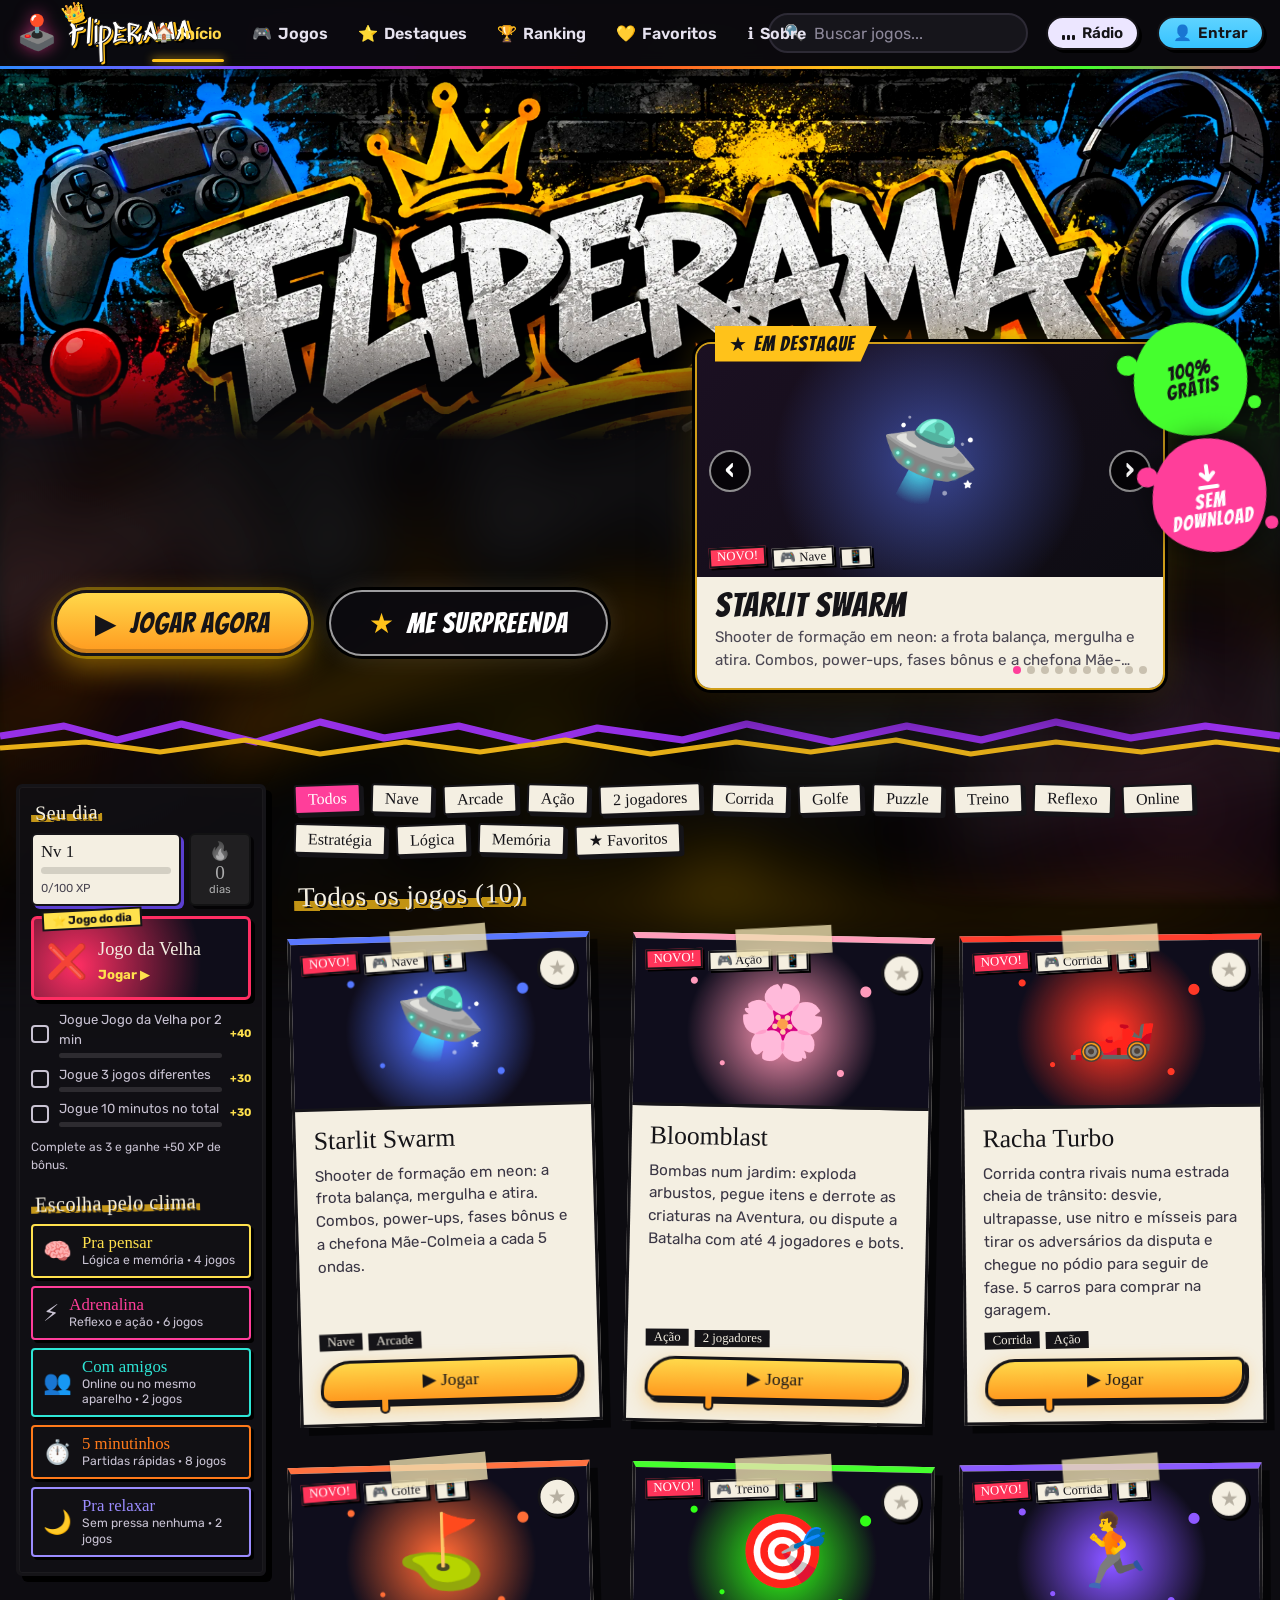
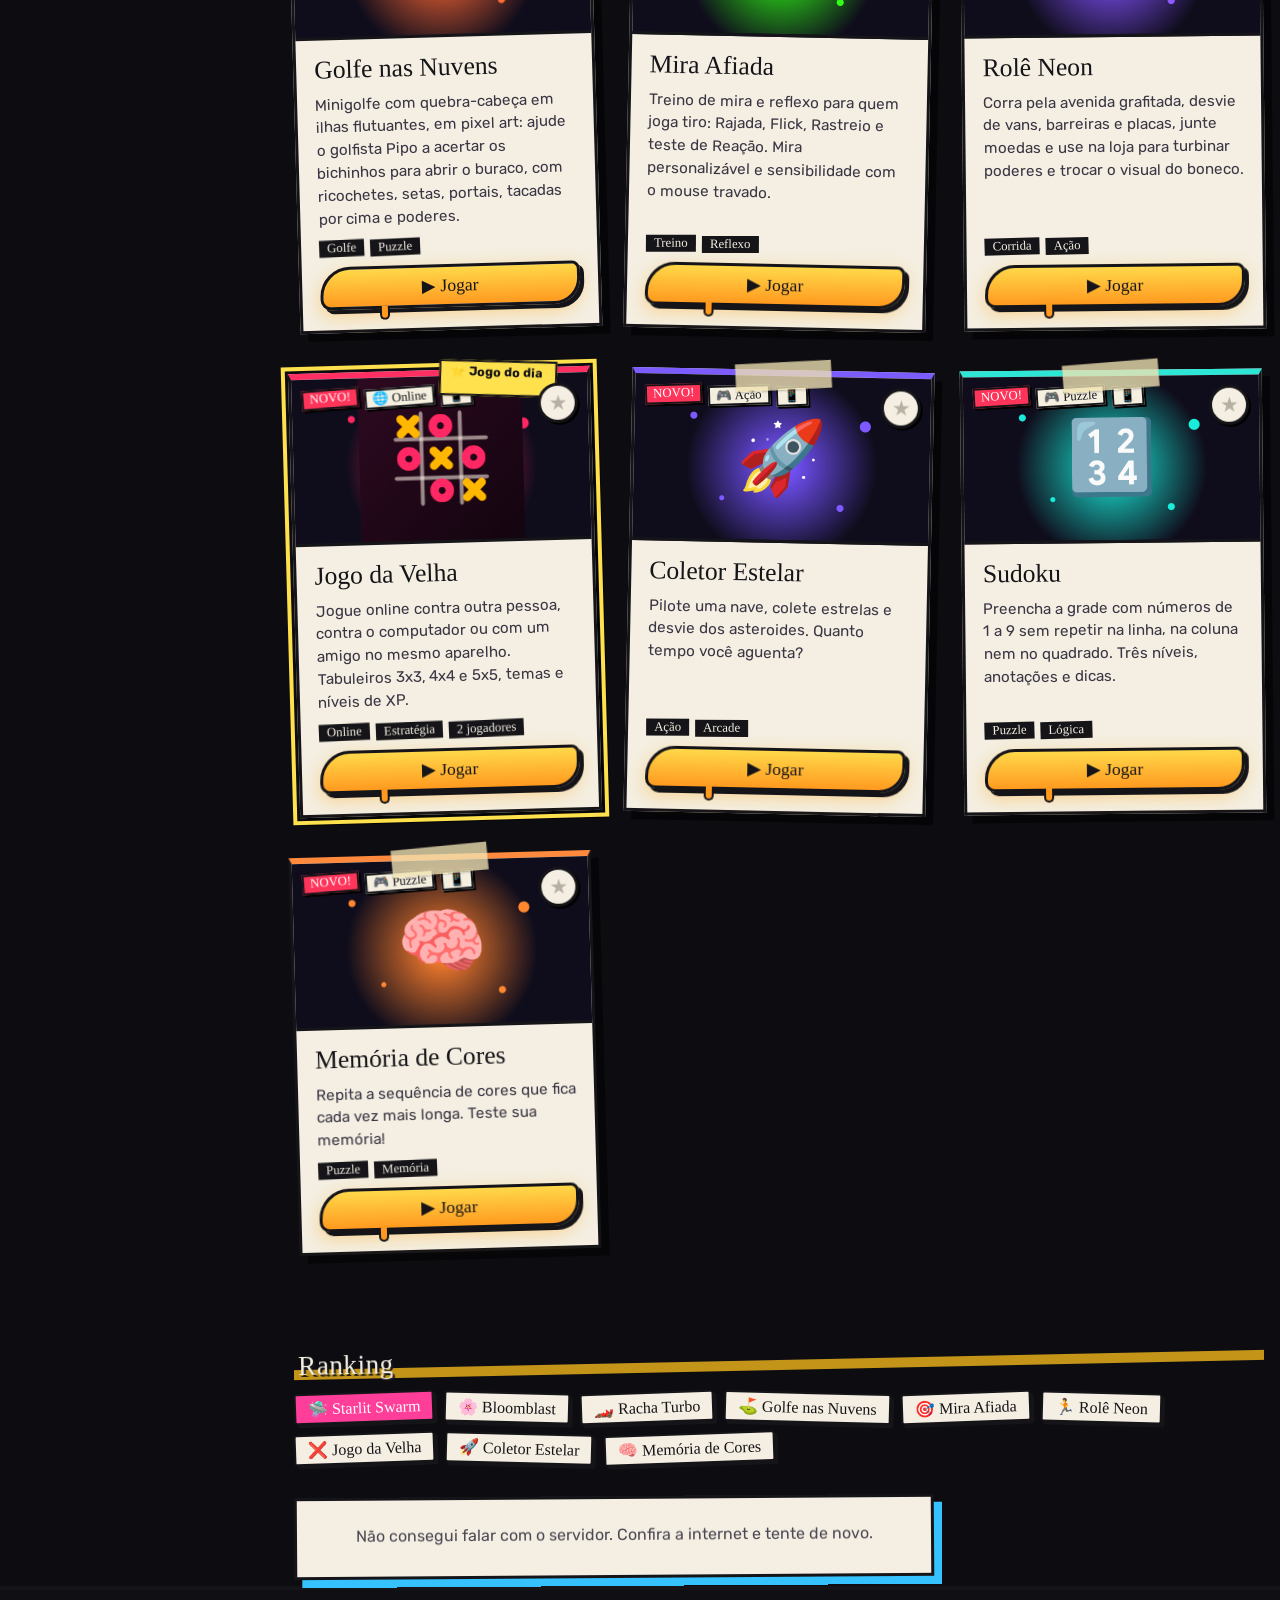
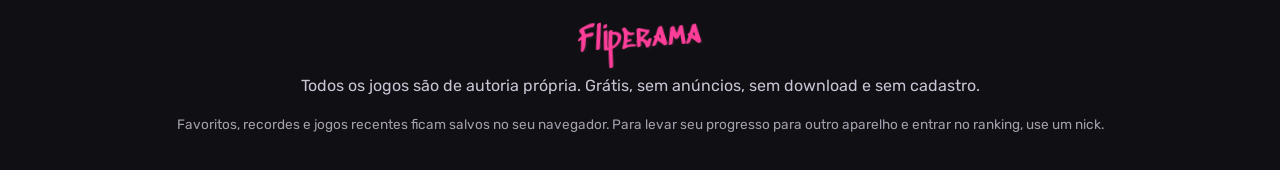
<file: index.html>
<!doctype html>
<html lang="pt-BR">
<head>
  <meta charset="utf-8">
  <meta name="viewport" content="width=device-width, initial-scale=1">
  <title>Fliperama</title>
  <meta name="description" content="Jogos grátis para jogar direto no navegador, no computador ou no celular. Sem download e sem cadastro.">
  <meta name="theme-color" content="#0d0c10">
  <meta property="og:type" content="website">
  <meta property="og:title" content="Fliperama">
  <meta property="og:description" content="Jogos grátis para jogar direto no navegador, no computador ou no celular.">
  <meta property="og:url" content="https://mecman-22.github.io/Fliperama/">
  <meta property="og:locale" content="pt_BR">
  <meta property="og:image" content="https://mecman-22.github.io/Fliperama/assets/banner.webp">
  <meta name="twitter:card" content="summary_large_image">
  <link rel="manifest" href="manifest.webmanifest">
  <link rel="apple-touch-icon" href="assets/icon-192.png">
  <meta name="apple-mobile-web-app-capable" content="yes">
  <meta name="apple-mobile-web-app-status-bar-style" content="black-translucent">
  <link rel="preload" as="image" href="assets/banner.webp">
  <link rel="icon" href="data:image/svg+xml,%3Csvg xmlns='http://www.w3.org/2000/svg' viewBox='0 0 64 64'%3E%3Crect width='64' height='64' rx='12' fill='%23151418'/%3E%3Ctext x='32' y='47' font-family='Impact,sans-serif' font-size='44' text-anchor='middle' fill='%23ffe14d' stroke='%23ff3e9a' stroke-width='2' transform='rotate(-8 32 32)'%3EF%3C/text%3E%3C/svg%3E">
  <link rel="preconnect" href="https://fonts.googleapis.com">
  <link rel="preconnect" href="https://fonts.gstatic.com" crossorigin>
  <link rel="stylesheet" href="https://fonts.googleapis.com/css2?family=Bangers&family=Permanent+Marker&family=Rubik:wght@400;600;700&family=Sedgwick+Ave+Display&display=swap">
  <link rel="stylesheet" href="style.css?v=25">
</head>
<body>
  <div class="site-bg" aria-hidden="true"></div>
  <!-- ================= Menu do topo ================= -->
  <header class="topbar nav">
    <a class="brand" href="#" aria-label="Fliperama: início">
      <span class="brand-icon" aria-hidden="true">🕹️</span>
      <span class="brand-text"><i class="crown" aria-hidden="true">👑</i>Fliperama</span>
    </a>
    <nav class="menu" aria-label="Seções">
      <button class="menu-item active" data-go="inicio"><span aria-hidden="true">🏠</span> Início</button>
      <button class="menu-item" data-go="jogos"><span aria-hidden="true">🎮</span> Jogos</button>
      <button class="menu-item" data-go="climas"><span aria-hidden="true">⭐</span> Destaques</button>
      <button class="menu-item" data-go="ranking" hidden><span aria-hidden="true">🏆</span> Ranking</button>
      <button class="menu-item" data-go="favoritos"><span aria-hidden="true">💛</span> Favoritos</button>
      <button class="menu-item" data-go="sobre"><span aria-hidden="true">ℹ️</span> Sobre</button>
    </nav>
    <label class="nav-search">
      <span aria-hidden="true">🔍</span>
      <input id="search" type="search" placeholder="Buscar jogos..." aria-label="Buscar jogos" autocomplete="off">
    </label>
    <button class="account" id="account" title="Sua conta do ranking" hidden><span aria-hidden="true">👤</span> <span id="account-name">Entrar</span></button>
    <span id="top-right"></span>
  </header>

  <!-- ================= Vitrine ================= -->
  <div id="home">
    <section class="hero2" id="inicio">
      <h1 class="sr-only">Fliperama</h1>
      <div class="hero-art">
        <img src="assets/banner.webp" width="2000" height="750" alt="Grafite escrito Fliperama com coroa, controle, fone de ouvido, joystick de fliperama e alienígena pixelado num muro de tijolos" fetchpriority="high">
        <span class="glint" aria-hidden="true"></span>
      </div>

      <div class="hero-content">
        <div class="hero-left">
          <button class="cta" id="play-now"><span aria-hidden="true">▶</span> Jogar agora</button>
          <button class="cta ghost" id="random2"><span aria-hidden="true">★</span> Me surpreenda</button>
        </div>
        <div class="hero-right">
          <div class="carousel" id="carousel" aria-roledescription="carrossel" aria-label="Jogos em destaque"></div>
        </div>
      </div>

      <span class="splat splat-free" aria-hidden="true">100%<br>grátis</span>
      <span class="splat splat-dl" aria-hidden="true"><svg viewBox="0 0 24 24" width="30" height="30"><path d="M12 3v11m-5-5 5 5 5-5M5 20h14" fill="none" stroke="currentColor" stroke-width="3.2" stroke-linecap="round" stroke-linejoin="round"/></svg>sem<br>download</span>
      <span class="rip" aria-hidden="true"></span>
    </section>

    <div class="home-body">
    <aside class="side" aria-label="Menu lateral">
    <section class="shelf" id="continue" hidden>
      <h2 class="section-title">Continue jogando</h2>
      <div class="shelf-row" id="continue-row"></div>
    </section>

    <section class="shelf" id="climas">
      <h2 class="section-title">Escolha pelo clima</h2>
      <div class="moods" id="moods"></div>
    </section>
    </aside>

    <div class="home-main">

    <div class="toolbar" id="jogos">
      <div id="filters" class="filters"></div>
    </div>

    <div class="grid-head">
      <h2 class="section-title" id="grid-title">Todos os jogos</h2>
      <button class="chip" id="clear" hidden>✕ Limpar filtros</button>
    </div>
    <main class="grid" id="grid"></main>

    <section class="shelf ranking" id="ranking" hidden>
      <h2 class="section-title">Ranking</h2>
      <div class="rank-tabs" id="rank-tabs" role="tablist"></div>
      <div class="rank-board">
        <ol class="rank-list" id="rank-list"></ol>
        <div class="rank-me" id="rank-me"></div>
      </div>
    </section>
    </div>
    </div>
  </div>

  <!-- ================= Jogo ================= -->
  <div class="player-wrap" id="player" hidden></div>

  <footer id="sobre">
    <span class="sig">Fliperama</span>
    <p>Todos os jogos são de autoria própria. Grátis, sem anúncios, sem download e sem cadastro.</p>
    <p class="foot-small">Favoritos, recordes e jogos recentes ficam salvos no seu navegador. Para levar seu progresso para outro aparelho e entrar no ranking, use um nick.</p>
    <button class="btn install" id="install" hidden><span aria-hidden="true">📲</span> Instalar o Fliperama</button>
  </footer>

  <dialog class="login-dlg" id="login-dlg">
    <form method="dialog" id="login-form" class="login-out">
      <h2>Entrar no ranking</h2>
      <p>Escolha um nick e um PIN. Se o nick ainda não existir, ele é criado na hora. Em outro aparelho, use o mesmo nick e PIN para continuar de onde parou.</p>
      <label>Nick<input id="l-nick" maxlength="16" autocomplete="username" autocapitalize="off" spellcheck="false" placeholder="ex.: Pixo_22" required></label>
      <label>PIN (4 a 8 números)<input id="l-pin" type="password" inputmode="numeric" maxlength="8" autocomplete="current-password" placeholder="••••" required></label>
      <p class="l-err" id="l-err" role="alert"></p>
      <div class="l-btns">
        <button class="btn" type="submit" id="l-go">Entrar</button>
        <button class="btn ghost" type="button" data-close>Cancelar</button>
      </div>
      <p class="foot-small">Não use uma senha de verdade: o PIN só protege seu nick aqui no Fliperama.</p>
    </form>
    <div class="login-in">
      <h2>Oi, <span id="l-name"></span>!</h2>
      <p>Seus recordes, moedas e melhorias são salvos na nuvem sozinhos. Entre com o mesmo nick e PIN em outro aparelho para continuar.</p>
      <div class="l-btns">
        <button class="btn" type="button" id="l-sync">↻ Sincronizar agora</button>
        <button class="btn ghost" type="button" id="l-out">Sair</button>
        <button class="btn ghost" type="button" data-close>Fechar</button>
      </div>
    </div>
  </dialog>

  <div class="toast" id="toast" role="status" aria-live="polite"></div>

  <script src="games.js?v=25"></script>
  <script src="ranking-config.js?v=25"></script>
  <script src="cloud.js?v=25"></script>
  <script src="radio.js?v=25" defer></script>
  <script src="engaja.js?v=25" defer></script>
  <script>
    const games = window.GAMES || [];
    const moods = window.MOODS || [];
    const $ = id => document.getElementById(id);
    const esc = s => String(s ?? '').replace(/[&<>"']/g, c => ({'&':'&amp;','<':'&lt;','>':'&gt;','"':'&quot;',"'":'&#39;'}[c]));
    const byId = id => games.find(g => g.id === id);
    const reduceMotion = matchMedia('(prefers-reduced-motion: reduce)').matches;

    // ---------- Memória local (favoritos e recentes ficam só neste navegador) ----------
    const store = {
      get(k, d) { try { const v = JSON.parse(localStorage.getItem('fliperama.' + k)); return v ?? d; } catch (e) { return d; } },
      set(k, v) { try { localStorage.setItem('fliperama.' + k, JSON.stringify(v)); } catch (e) {} }
    };
    let favs = store.get('favoritos', []).filter(byId);
    let recents = store.get('recentes', []).filter(byId);
    const isFav = id => favs.includes(id);
    function toggleFav(id) {
      favs = isFav(id) ? favs.filter(x => x !== id) : [...favs, id];
      store.set('favoritos', favs);
      toast(isFav(id) ? '★ Salvo nos favoritos' : 'Removido dos favoritos');
    }
    function markPlayed(id) {
      recents = [id, ...recents.filter(x => x !== id)].slice(0, 8);
      store.set('recentes', recents);
    }

    let toastT;
    function toast(msg, ms = 2200) {
      const t = $('toast'); t.textContent = msg; t.classList.add('show');
      clearTimeout(toastT); toastT = setTimeout(() => t.classList.remove("show"), ms);
    }

    // ---------- Recordes (lidos do que cada jogo já salva neste navegador) ----------
    const raw = k => { try { return JSON.parse(localStorage.getItem(k)); } catch (e) { return null; } };
    const mmss = s => Math.floor(s / 60) + ':' + String(s % 60).padStart(2, '0');
    const RECORDS = {
      'coletor-estelar': () => { const b = +raw('coletor-best'); return b ? b + (b === 1 ? ' ponto' : ' pontos') : ''; },
      'starlit-swarm':   () => { const b = +raw('starlit.best'); return b ? b.toLocaleString('pt-BR') + ' pts' : ''; },
      'bloomblast':      () => { const b = +raw('bb_best'); return b ? b.toLocaleString('pt-BR') + ' pts' : ''; },
      'racha-turbo':     () => { const r = raw('racha.recorde'); return r ? r.pontos.toLocaleString('pt-BR') + ' pts · ' + r.corridas + (r.corridas === 1 ? ' corrida' : ' corridas') : ''; },
      'golfe-nuvens':    () => { const r = raw('golfe.recorde'); return r ? r.pontos + ' pts (' + r.tacadas + ' tacadas)' : ''; },
      'mira-afiada':     () => {
        const r = raw('mira.recordes') || {}, p = [];
        if (r.rajada) p.push('Rajada ' + r.rajada + ' pts');
        if (r.flick) p.push('Flick ' + r.flick + ' ms');
        if (r.reacao) p.push('Reação ' + r.reacao + ' ms');
        return p.join(' · ');
      },
      'role-neon':       () => { const b = +raw('role.best'), c = +raw('role.coins'); return b ? b + ' m' + (c ? ' · ' + c + ' moedas' : '') : ''; },
      'memoria-cores':   () => { const b = +raw('memoria-best'); return b ? 'sequência de ' + b : ''; },
      'sudoku': () => {
        const b = raw('sudoku-best') || {}, n = { facil: 'Fácil', medio: 'Médio', dificil: 'Difícil' };
        return Object.keys(n).filter(k => b[k]).map(k => n[k] + ' em ' + mmss(b[k])).join(' · ');
      },
      'jogo-da-velha': () => {
        const p = raw('velha.perfil'); if (!p || !p.xp) return '';
        return 'nível ' + (1 + Math.floor(Math.sqrt(p.xp / 40))) + (p.v ? ' · ' + p.v + (p.v === 1 ? ' vitória' : ' vitórias') : '');
      }
    };
    const record = g => { try { return RECORDS[g.id]?.() || ''; } catch (e) { return ''; } };

    // ---------- Selos ----------
    const isNew = g => g.added && (Date.now() - new Date(g.added + 'T00:00:00')) / 864e5 <= 30;
    const mobileOk = g => /celular/i.test(g.devices || '');
    const isOnline = g => (g.tags || []).includes('Online');
    function badges(g) {
      return `<div class="badges">
        ${isNew(g) ? '<span class="badge new">NOVO!</span>' : ''}
        ${isOnline(g) ? '<span class="badge" title="Tem modo online">🌐 Online</span>' : ''}
        ${(g.tags || [])[0] && !isOnline(g) ? `<span class="badge">🎮 ${esc(g.tags[0])}</span>` : ''}
        ${mobileOk(g) ? '<span class="badge" title="Funciona no celular">📱</span>' : ''}
      </div>`;
    }
    const thumb = g => g.thumbnail ? `<img src="${esc(g.thumbnail)}" alt="" loading="lazy">` : `<span class="emoji">${esc(g.emoji || '🎮')}</span>`;

    function card(g) {
      return `
        <article class="card" style="--c:${esc(g.color || '#ff3e9a')}">
          <a class="card-link" href="#${encodeURIComponent(g.id)}" aria-label="Jogar ${esc(g.title)}"></a>
          <div class="thumb">${thumb(g)}${badges(g)}</div>
          <button class="fav${isFav(g.id) ? ' on' : ''}" data-fav="${esc(g.id)}" aria-pressed="${isFav(g.id)}" title="Favoritar">★</button>
          <div class="card-body">
            <h2>${esc(g.title)}</h2>
            <p>${esc(g.description)}</p>
            <div class="tags">${(g.tags || []).map(t => `<span class="tag">${esc(t)}</span>`).join('')}</div>
            ${record(g) ? `<p class="rec"><span aria-hidden="true">🏆</span> Seu recorde: ${esc(record(g))}</p>` : ''}
            <span class="btn">▶ Jogar</span>
          </div>
        </article>`;
    }
    function mini(g) {
      return `<a class="mini" href="#${encodeURIComponent(g.id)}" style="--c:${esc(g.color || '#ff3e9a')}">
        <span class="mini-thumb">${thumb(g)}</span><span class="mini-title">${esc(g.title)}</span></a>`;
    }

    // ---------- Carrossel de destaques ----------
    const featuredList = [...games].sort((a, b) => (b.featured ? 1 : 0) - (a.featured ? 1 : 0));
    let slide = 0, autoT = null;
    function renderCarousel() {
      const g = featuredList[slide];
      if (!g) { $('carousel').innerHTML = ''; return; }
      $('carousel').innerHTML = `
        <article class="feat" style="--c:${esc(g.color || '#ff3e9a')}" aria-label="${slide + 1} de ${featuredList.length}: ${esc(g.title)}">
          <span class="feat-tab"><span aria-hidden="true">★</span> Em destaque</span>
          <a class="card-link" href="#${encodeURIComponent(g.id)}" aria-label="Jogar ${esc(g.title)}"></a>
          <div class="feat-art">${thumb(g)}${badges(g)}</div>
          <div class="feat-body">
            <h2>${esc(g.title)}</h2>
            <p>${esc(g.description)}</p>
          </div>
          <button class="feat-nav prev" data-step="-1" aria-label="Destaque anterior">‹</button>
          <button class="feat-nav next" data-step="1" aria-label="Próximo destaque">›</button>
          <div class="dots">${featuredList.map((_, i) => `<i class="${i === slide ? 'on' : ''}"></i>`).join('')}</div>
        </article>`;
    }
    function step(n) { slide = (slide + n + featuredList.length) % featuredList.length; renderCarousel(); }
    $('carousel').addEventListener('click', e => {
      const b = e.target.closest('[data-step]'); if (!b) return;
      e.preventDefault(); step(+b.dataset.step); restartAuto();
    });
    function restartAuto() {
      clearInterval(autoT);
      if (!reduceMotion && featuredList.length > 1) autoT = setInterval(() => { if (!$('home').hidden && !document.hidden) step(1); }, 6000);
    }
    $('carousel').addEventListener('pointerenter', () => clearInterval(autoT));
    $('carousel').addEventListener('pointerleave', restartAuto);

    $('play-now').onclick = () => { const g = featuredList[slide]; if (g) location.hash = g.id; };
    $('random2').onclick = () => {
      const pool = games.filter(g => g.id !== decodeURIComponent(location.hash.slice(1)));
      if (pool.length) location.hash = pool[Math.floor(Math.random() * pool.length)].id;
    };

    // ---------- Filtros ----------
    const F = { mood: null, tag: 'Todos', favOnly: false };

    moods.forEach(m => {
      const b = document.createElement('button');
      b.className = 'mood'; b.dataset.mood = m.id;
      b.style.setProperty('--m', m.color);
      const n = games.filter(g => (g.moods || []).includes(m.id)).length;
      b.innerHTML = `<span class="mood-emoji">${m.emoji}</span><b>${esc(m.label)}</b><small>${esc(m.desc)} · ${n} ${n === 1 ? 'jogo' : 'jogos'}</small>`;
      b.onclick = () => { F.mood = F.mood === m.id ? null : m.id; renderGrid(true); };
      $('moods').appendChild(b);
    });

    const tags = ['Todos', ...new Set(games.flatMap(g => g.tags || []))];
    tags.forEach(t => {
      const b = document.createElement('button');
      b.className = 'chip'; b.dataset.tag = t; b.textContent = t;
      b.onclick = () => { F.tag = t; renderGrid(); };
      $('filters').appendChild(b);
    });
    const favChip = document.createElement('button');
    favChip.className = 'chip fav-chip'; favChip.textContent = '★ Favoritos';
    favChip.onclick = () => { F.favOnly = !F.favOnly; renderGrid(); };
    $('filters').appendChild(favChip);

    $('clear').onclick = () => { F.mood = null; F.tag = 'Todos'; F.favOnly = false; $('search').value = ''; renderGrid(); };

    function renderGrid(scroll) {
      const q = $('search').value.trim().toLowerCase();
      const list = games.filter(g =>
        (!F.mood || (g.moods || []).includes(F.mood)) &&
        (F.tag === 'Todos' || (g.tags || []).includes(F.tag)) &&
        (!F.favOnly || isFav(g.id)) &&
        (!q || [g.title, g.description, ...(g.tags || [])].join(' ').toLowerCase().includes(q))
      );
      document.querySelectorAll('.mood').forEach(b => b.classList.toggle('active', b.dataset.mood === F.mood));
      document.querySelectorAll('.chip[data-tag]').forEach(b => b.classList.toggle('active', b.dataset.tag === F.tag));
      favChip.classList.toggle('active', F.favOnly);

      const mood = moods.find(m => m.id === F.mood);
      const parts = [mood ? mood.label : null, F.tag !== 'Todos' ? F.tag : null, F.favOnly ? 'Favoritos' : null, q ? `"${q}"` : null].filter(Boolean);
      $('grid-title').textContent = (parts.length ? parts.join(' · ') : 'Todos os jogos') + ` (${list.length})`;
      $('clear').hidden = !parts.length;

      let empty = 'Nenhum jogo encontrado.';
      if (F.favOnly && !favs.length) empty = 'Você ainda não tem favoritos. Toque na ★ de um jogo para guardar aqui.';
      $('grid').innerHTML = list.length ? list.map(card).join('') : `<div class="empty">${empty}</div>`;
      if (scroll) $('grid-title').scrollIntoView({ behavior: 'smooth', block: 'start' });
    }

    // Busca no menu: em qualquer página, leva para a lista filtrada
    $('search').addEventListener('input', () => {
      if ($('home').hidden) { location.hash = ''; }
      renderGrid();
      if ($('search').value.trim()) $('grid-title').scrollIntoView({ block: 'start' });
    });

    // Favoritar direto do card (o card inteiro é um link; a estrela fica por cima)
    document.addEventListener('click', e => {
      const b = e.target.closest('[data-fav]');
      if (!b) return;
      e.preventDefault();
      toggleFav(b.dataset.fav);
      document.querySelectorAll(`[data-fav="${CSS.escape(b.dataset.fav)}"]`).forEach(x => {
        x.classList.toggle('on', isFav(b.dataset.fav)); x.setAttribute('aria-pressed', isFav(b.dataset.fav));
      });
      if (F.favOnly) renderGrid();
    });

    // ---------- Menu ----------
    const sections = { inicio: 'inicio', jogos: 'grid-title', climas: 'climas', ranking: 'ranking', sobre: 'sobre' };
    document.querySelectorAll('.menu-item').forEach(b => b.addEventListener('click', () => {
      const go = b.dataset.go;
      const doScroll = () => {
        if (go === 'favoritos') { F.favOnly = true; F.mood = null; F.tag = 'Todos'; renderGrid(true); }
        else if (go === 'inicio') scrollTo({ top: 0, behavior: 'smooth' });
        else $(sections[go]).scrollIntoView({ behavior: 'smooth', block: 'start' });
      };
      if ($('home').hidden && go !== 'sobre') { location.hash = ''; setTimeout(doScroll, 50); } else doScroll();
    }));
    // destaca no menu a seção que está na tela
    const spy = [['inicio', 'inicio'], ['climas', 'climas'], ['jogos', 'jogos'], ['ranking', 'ranking']];
    const spyObs = new IntersectionObserver(entries => {
      entries.forEach(en => {
        if (!en.isIntersecting || $('home').hidden) return;
        const key = spy.find(([, id]) => id === en.target.id)?.[0];
        document.querySelectorAll('.menu-item').forEach(b => b.classList.toggle('active', b.dataset.go === key));
      });
    }, { rootMargin: '-45% 0px -50% 0px' });
    spy.forEach(([, id]) => $(id) && spyObs.observe($(id)));

    // altura do menu do topo (fica grudado no alto) para o menu lateral parar logo abaixo dele
    const topH = () => document.documentElement.style.setProperty('--top-h', document.querySelector('.topbar').offsetHeight + 'px');
    new ResizeObserver(topH).observe(document.querySelector('.topbar')); topH();

    function renderHome() {
      renderCarousel(); restartAuto();
      const rec = recents.map(byId).filter(Boolean);
      $('continue').hidden = !rec.length;
      $('continue-row').innerHTML = rec.map(mini).join('');
      renderGrid();
    }

    // ---------- Página do jogo ----------
    function related(game) {
      const score = g => (g.tags || []).filter(t => (game.tags || []).includes(t)).length * 2
                       + (g.moods || []).filter(m => (game.moods || []).includes(m)).length;
      return games.filter(g => g.id !== game.id).sort((a, b) => score(b) - score(a)).slice(0, 4);
    }

    function showPlayer(game) {
      const src = game.url || `games/${game.id}/index.html`;
      const p = $('player');
      p.style.setProperty('--c', game.color || '#ff3e9a');
      if (game.ratio) p.style.setProperty('--ratio', game.ratio); else p.style.removeProperty('--ratio');
      const moodNames = (game.moods || []).map(id => moods.find(m => m.id === id)).filter(Boolean);
      const date = game.added ? new Date(game.added + 'T00:00:00').toLocaleDateString('pt-BR', { month: 'long', year: 'numeric' }) : '';
      p.innerHTML = `
        <div class="player-head">
          <h1>${esc(game.emoji || '')} ${esc(game.title)}</h1>
          <div class="player-actions">
            <button class="btn ghost fav-btn${isFav(game.id) ? ' on' : ''}" data-fav="${esc(game.id)}" aria-pressed="${isFav(game.id)}">★ Favorito</button>
            <button class="btn ghost" id="share">🔗 Compartilhar</button>
            <button class="btn ghost" id="reload">↻ Reiniciar</button>
            <button class="btn" id="fs">⛶ Tela cheia</button>
          </div>
        </div>
        <div class="frame-box" id="box">
          <div class="loader" id="loader"><span class="can">🎨</span><b>Preparando a tinta...</b></div>
          <iframe id="frame" src="${esc(src)}" title="${esc(game.title)}" allow="fullscreen; gamepad; autoplay"></iframe>
        </div>
        <div class="below">
          <section class="info">
            <h2>Sobre este jogo</h2>
            <p>${esc(game.description)}</p>
            <dl>
              ${record(game) ? `<dt>Seu recorde</dt><dd class="rec-dd">🏆 ${esc(record(game))}</dd>` : ''}
              ${game.controls ? `<dt>Controles</dt><dd>${esc(game.controls)}</dd>` : ''}
              ${game.players ? `<dt>Jogadores</dt><dd>${esc(game.players)}</dd>` : ''}
              ${game.devices ? `<dt>Funciona em</dt><dd>${esc(game.devices)}</dd>` : ''}
              ${(game.tags || []).length ? `<dt>Gênero</dt><dd>${game.tags.map(esc).join(', ')}</dd>` : ''}
              ${moodNames.length ? `<dt>Clima</dt><dd>${moodNames.map(m => m.emoji + ' ' + esc(m.label)).join(' · ')}</dd>` : ''}
              ${date ? `<dt>No Fliperama desde</dt><dd>${esc(date)}</dd>` : ''}
            </dl>
          </section>
          ${Cloud.ready && rankable(game.id) ? `<section class="info rank-mini">
            <h2>🏆 Top 5</h2><ol class="rank-list" id="rank-mini"><li class="rank-empty">Carregando...</li></ol>
            <div class="rank-me" id="rank-mini-me"></div>
          </section>` : ''}
          <section class="more">
            <h2 class="section-title">Jogue também</h2>
            <div class="more-grid">${related(game).map(mini).join('')}</div>
          </section>
        </div>`;
      const frame = $('frame');
      frame.addEventListener('load', () => { $('loader').classList.add('done'); frame.focus(); });
      $('reload').onclick = () => { $('loader').classList.remove('done'); frame.src = 'about:blank'; setTimeout(() => frame.src = src, 30); };
      $('fs').onclick = () => {
        const box = $('box'), req = box.requestFullscreen || box.webkitRequestFullscreen;
        if (req) Promise.resolve(req.call(box)).catch(() => {});
        frame.focus();
      };
      $('share').onclick = async () => {
        const url = location.href.split('#')[0].split('?')[0] + '#' + game.id;
        const data = { title: game.title + ' no Fliperama', text: game.description, url };
        if (navigator.share) { try { await navigator.share(data); return; } catch (e) { if (e.name === 'AbortError') return; } }
        try { await navigator.clipboard.writeText(url); toast('🔗 Link copiado! É só colar e mandar.'); }
        catch (e) { prompt('Copie o link:', url); }
      };
      markPlayed(game.id);
      if (Cloud.ready && rankable(game.id)) loadRanking(game.id, 'rank-mini', 'rank-mini-me', 5);
    }

    // ---------- Rotas (#id-do-jogo) ----------
    function route() {
      const id = decodeURIComponent(location.hash.slice(1));
      const game = byId(id);
      if (id && !game && !document.getElementById(id)) { toast('Esse jogo não existe (ou mudou de nome). Escolha outro aqui!', 4000); history.replaceState(null, '', location.pathname + location.search); }
      $('home').hidden = !!game;
      $('player').hidden = !game;
      document.body.classList.toggle('on-game', !!game);
      if (game) {
        document.title = game.title + ' — Fliperama';
        $('top-right').innerHTML = '<a class="btn ghost small" href="#">← Todos os jogos</a>';
        clearInterval(autoT);
        document.querySelectorAll('.menu-item').forEach(b => b.classList.remove('active'));
        showPlayer(game);
        scrollTo(0, 0);
      } else {
        document.title = 'Fliperama';
        $('top-right').innerHTML = '';
        $('player').innerHTML = ''; // para o jogo ao voltar
        renderHome();
        if (Cloud.session()) Cloud.sync().then(ok => { if (ok) { renderGrid(); renderRanking(); } });
      }
    }

    // Parallax suave na arte (desligado para quem prefere menos movimento)
    const heroImg = document.querySelector('.hero-art img');
    if (!reduceMotion) {
      let ticking = false;
      addEventListener('scroll', () => {
        if (ticking || $('home').hidden) return; ticking = true;
        requestAnimationFrame(() => {
          const y = Math.min(scrollY, innerHeight);
          heroImg.style.transform = `translateY(${y * 0.25}px)`;
          ticking = false;
        });
      }, { passive: true });
    }

    addEventListener('keydown', e => {
      if (e.key === '/' && document.activeElement !== $('search')) { e.preventDefault(); $('search').focus(); }
      if (!$('home').hidden && document.activeElement?.closest?.('#carousel')) {
        if (e.key === 'ArrowRight') step(1); else if (e.key === 'ArrowLeft') step(-1);
      }
    });
    addEventListener('hashchange', route);
    route();

    // ---------- Ranking online ----------
    function rankable(id) { return !!(Cloud.GAMES[id] && Cloud.GAMES[id].rank !== false && byId(id)); }
    const rankGames = games.filter(g => rankable(g.id));
    let rankTab = rankGames[0] && rankGames[0].id;
    function fmtPts(id, n) { return Number(n).toLocaleString('pt-BR') + ' ' + Cloud.GAMES[id].unidade; }
    function medal(p) { return ['🥇', '🥈', '🥉'][p - 1] || p + 'º'; }

    async function loadRanking(id, listId, meId, limit) {
      if (!$(listId)) return;
      try {
        const [rows, mine] = await Promise.all([Cloud.ranking(id, limit), Cloud.minhaPosicao(id).catch(() => null)]);
        const list = $(listId), me = $(meId);
        if (!list) return;
        const s = Cloud.session();
        list.innerHTML = rows && rows.length
          ? rows.map(r => `<li class="${s && r.nick === s.nick ? 'me' : ''}"><span class="pos">${medal(+r.posicao)}</span><span class="nick">${esc(r.nick)}</span><span class="pts">${esc(fmtPts(id, r.pontos))}</span></li>`).join('')
          : '<li class="rank-empty">Ninguém no ranking ainda. Seja o primeiro!</li>';
        if (me) {
          if (!s) me.innerHTML = '<button class="chip" data-login>👤 Entre com um nick para aparecer aqui</button>';
          else if (mine) me.textContent = `Você (${mine.nick}): ${mine.posicao}º lugar com ${fmtPts(id, mine.pontos)}`;
          else me.textContent = `Você (${s.nick}) ainda não tem pontos neste jogo. Bora jogar!`;
        }
      } catch (e) {
        if ($(listId)) $(listId).innerHTML = `<li class="rank-empty">${esc(Cloud.mensagem(e))}</li>`;
      }
    }
    function renderRanking() {
      if (!Cloud.ready || !rankTab || $('home').hidden) return;
      $('rank-tabs').innerHTML = rankGames.map(g => `<button class="chip${g.id === rankTab ? ' active' : ''}" role="tab" aria-selected="${g.id === rankTab}" data-rank="${esc(g.id)}">${esc(g.emoji || '')} ${esc(g.title)}</button>`).join('');
      $('rank-list').innerHTML = '<li class="rank-empty">Carregando...</li>';
      loadRanking(rankTab, 'rank-list', 'rank-me', 20);
    }
    $('rank-tabs').addEventListener('click', e => { const b = e.target.closest('[data-rank]'); if (b) { rankTab = b.dataset.rank; renderRanking(); } });

    // Conta (nick + PIN)
    const dlg = $('login-dlg');
    function paintAccount() {
      const s = Cloud.session();
      $('account-name').textContent = s ? s.nick : 'Entrar';
      $('account').classList.toggle('on', !!s);
      dlg.classList.toggle('logged', !!s);
      $('l-name').textContent = s ? s.nick : '';
    }
    function openLogin() {
      paintAccount(); $('l-err').textContent = '';
      if (typeof dlg.showModal === 'function') dlg.showModal(); else dlg.setAttribute('open', '');
      if (!Cloud.session()) setTimeout(() => $('l-nick').focus(), 30);
    }
    const closeLogin = () => { if (dlg.open) { if (dlg.close) dlg.close(); else dlg.removeAttribute('open'); } };
    dlg.addEventListener('click', e => { if (e.target === dlg || e.target.closest('[data-close]')) closeLogin(); });
    document.addEventListener('click', e => { if (e.target.closest('[data-login]')) openLogin(); });
    $('account').onclick = openLogin;
    $('login-form').addEventListener('submit', async e => {
      e.preventDefault();
      const nick = $('l-nick').value.trim(), pin = $('l-pin').value.trim();
      if (!/^[A-Za-z0-9_.]{3,16}$/.test(nick) || !/[A-Za-z0-9]/.test(nick)) { $('l-err').textContent = Cloud.mensagem({ message: 'NICK_INVALIDO' }); return; }
      if (!/^[0-9]{4,8}$/.test(pin)) { $('l-err').textContent = Cloud.mensagem({ message: 'PIN_INVALIDO' }); return; }
      $('l-go').disabled = true; $('l-go').textContent = 'Entrando...'; $('l-err').textContent = '';
      try {
        const r = await Cloud.entrar(nick, pin);
        $('l-pin').value = '';
        closeLogin();
        toast(r.novo ? `🎉 Bem-vindo, ${r.nick}! Seu progresso agora fica salvo na nuvem.` : `👋 Oi de novo, ${r.nick}! Progresso carregado.`, 4000);
        if ($('home').hidden) route(); else { renderHome(); renderRanking(); }
      } catch (err) { $('l-err').textContent = Cloud.mensagem(err); }
      finally { $('l-go').disabled = false; $('l-go').textContent = 'Entrar'; }
    });
    $('l-sync').onclick = async () => {
      $('l-sync').disabled = true;
      try { await Cloud.puxar(); await Cloud.sync(); toast('☁️ Tudo sincronizado!'); if (!$('home').hidden) { renderHome(); renderRanking(); } }
      catch (e) { toast(Cloud.mensagem(e), 4000); }
      finally { $('l-sync').disabled = false; }
    };
    $('l-out').onclick = async () => { await Cloud.sair(); closeLogin(); toast('Você saiu. O progresso continua salvo neste aparelho.', 3500); renderRanking(); };
    Cloud.onChange(paintAccount);

    if (Cloud.ready) {
      $('account').hidden = false;
      $('ranking').hidden = false;
      document.querySelector('[data-go="ranking"]').hidden = false;
      paintAccount();
      renderRanking();
      addEventListener('visibilitychange', () => { if (document.hidden) Cloud.sync(); });
      setInterval(() => { if (!document.hidden) Cloud.sync(); }, 30000);
    }

    // ---------- Instalar como app ----------
    const standalone = matchMedia('(display-mode: standalone)').matches || navigator.standalone;
    const iOS = /iphone|ipad|ipod/i.test(navigator.userAgent) || (navigator.platform === 'MacIntel' && navigator.maxTouchPoints > 1);
    let installEvt = null;
    addEventListener('beforeinstallprompt', e => { e.preventDefault(); installEvt = e; $('install').hidden = false; });
    addEventListener('appinstalled', () => { $('install').hidden = true; toast('📲 Pronto! O Fliperama está na sua tela inicial.'); });
    if (iOS && !standalone) $('install').hidden = false;
    $('install').onclick = async () => {
      if (installEvt) { installEvt.prompt(); await installEvt.userChoice.catch(() => {}); installEvt = null; return; }
      toast('No iPhone: toque em Compartilhar e depois em "Adicionar à Tela de Início".', 5000);
    };
    if ('serviceWorker' in navigator && location.protocol !== 'file:') {
      addEventListener('load', () => navigator.serviceWorker.register('sw.js').catch(() => {}));
    }
  </script>
</body>
</html>
</file>
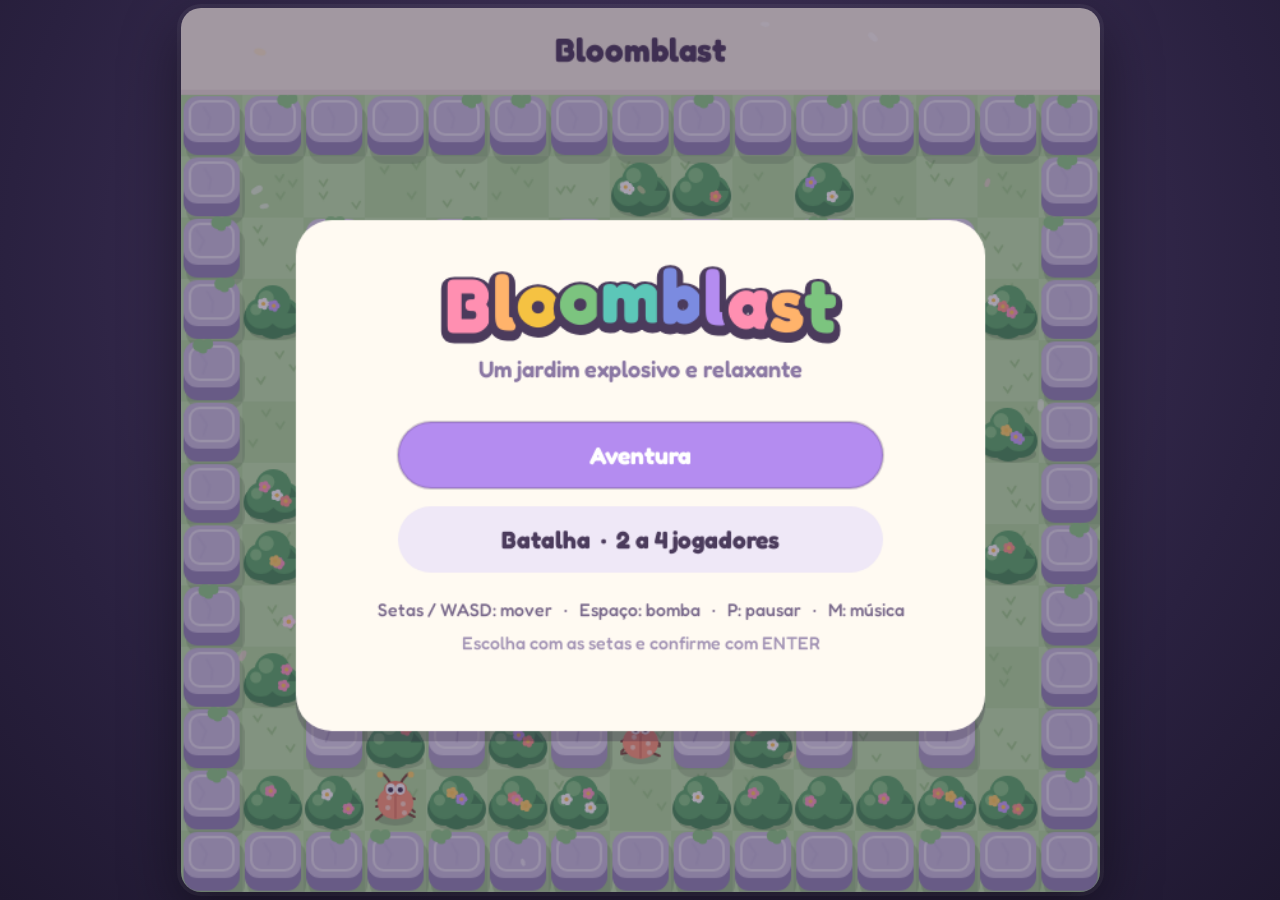
<file: games/bloomblast/index.html>
<!doctype html>
<html lang="pt-BR">
<head>
<meta charset="utf-8">
<meta name="viewport" content="width=device-width,initial-scale=1,maximum-scale=1,user-scalable=no,viewport-fit=cover">
<title>Bloomblast</title>
<link rel="preconnect" href="https://fonts.googleapis.com">
<link href="https://fonts.googleapis.com/css2?family=Fredoka:wght@400;600;700&display=swap" rel="stylesheet">
<style>
  html,body{margin:0;height:100%;overflow:hidden;touch-action:none;-webkit-user-select:none;user-select:none;
    background:radial-gradient(ellipse at 50% 30%,#4a3a66 0%,#2a2140 70%,#1f1830 100%);}
  #wrap{position:fixed;inset:0;display:flex;align-items:center;justify-content:center}
  canvas{display:block;border-radius:20px;box-shadow:0 20px 60px rgba(0,0,0,.45),0 0 0 4px rgba(255,255,255,.06)}
  #touch{position:fixed;inset:0;pointer-events:none;display:none}
  body.touch #touch{display:block}
  #dpad{position:absolute;left:24px;bottom:24px;width:150px;height:150px;border-radius:50%;
    background:rgba(255,250,242,.16);border:2px solid rgba(255,255,255,.28);pointer-events:auto;touch-action:none}
  #knob{position:absolute;left:50%;top:50%;width:62px;height:62px;margin:-31px 0 0 -31px;border-radius:50%;
    background:rgba(255,250,242,.55);transition:transform .05s}
  #bombBtn{position:absolute;right:28px;bottom:36px;width:104px;height:104px;border-radius:50%;
    background:rgba(255,158,187,.55);border:3px solid rgba(255,255,255,.55);pointer-events:auto;touch-action:none;
    font:700 18px Fredoka,system-ui,sans-serif;color:#fff;display:flex;align-items:center;justify-content:center;text-shadow:0 2px 4px rgba(0,0,0,.25)}
  #bombBtn.down{transform:scale(.92);background:rgba(255,158,187,.8)}
  #pauseBtn{position:absolute;right:20px;top:20px;width:48px;height:48px;border-radius:14px;pointer-events:auto;
    background:rgba(255,250,242,.2);border:2px solid rgba(255,255,255,.3);color:#fff;font:700 18px Fredoka,sans-serif}
</style>
</head>
<body>
<div id="wrap"><canvas id="game"></canvas></div>
<div id="touch">
  <div id="dpad"><div id="knob"></div></div>
  <div id="bombBtn">BOMBA</div>
  <button id="pauseBtn">II</button>
</div>
<script src="game.js?v=3"></script>
</body>
</html>
</file>
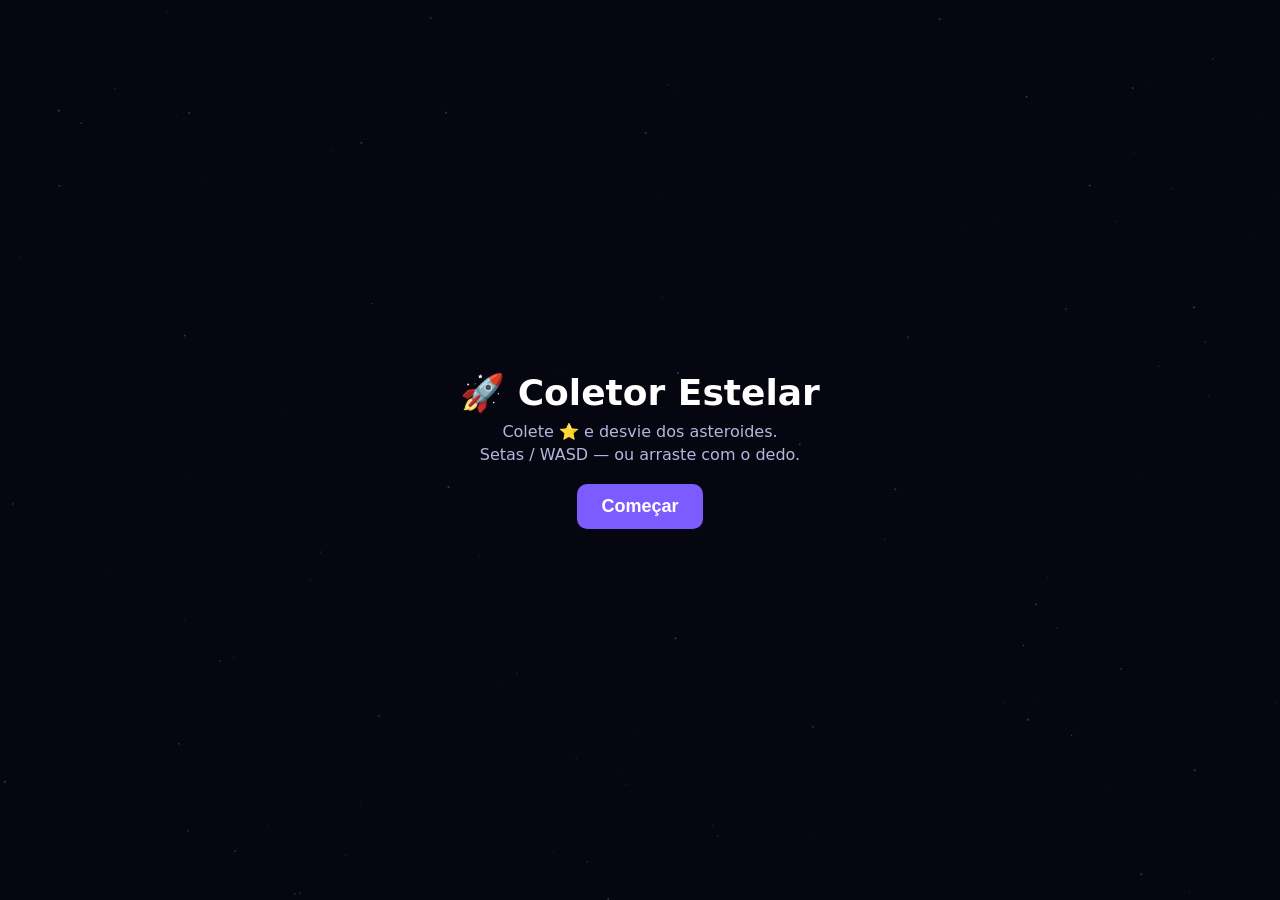
<file: games/coletor-estelar/index.html>
<!doctype html>
<html lang="pt-BR">
<head>
<meta charset="utf-8">
<meta name="viewport" content="width=device-width, initial-scale=1">
<title>Coletor Estelar</title>
<style>
  html, body { margin: 0; height: 100%; background: #070712; overflow: hidden; font-family: system-ui, sans-serif; color: #fff; touch-action: none; }
  canvas { display: block; width: 100%; height: 100%; }
  #hud { position: fixed; top: 10px; left: 14px; font-weight: 700; font-size: 18px; pointer-events: none; text-shadow: 0 2px 4px #000; }
  #overlay { position: fixed; inset: 0; display: grid; place-items: center; text-align: center; background: rgba(7,7,18,.7); }
  #overlay h1 { margin: 0 0 8px; font-size: 36px; }
  #overlay p { margin: 4px 0; color: #b9b6dd; }
  button { margin-top: 16px; background: #7c5cff; color: #fff; border: 0; border-radius: 10px; padding: 12px 24px; font-size: 18px; font-weight: 700; cursor: pointer; }
</style>
</head>
<body>
<canvas id="c"></canvas>
<div id="hud"></div>
<div id="overlay">
  <div>
    <h1>🚀 Coletor Estelar</h1>
    <p>Colete ⭐ e desvie dos asteroides.</p>
    <p>Setas / WASD — ou arraste com o dedo.</p>
    <p id="best"></p>
    <button id="start">Começar</button>
  </div>
</div>
<script>
const cv = document.getElementById('c'), ctx = cv.getContext('2d');
const hud = document.getElementById('hud'), overlay = document.getElementById('overlay');
let W, H, dpr;
function resize() {
  dpr = window.devicePixelRatio || 1;
  W = innerWidth; H = innerHeight;
  cv.width = W * dpr; cv.height = H * dpr;
  ctx.setTransform(dpr, 0, 0, dpr, 0, 0);
}
addEventListener('resize', resize); resize();

let best = 0;
try { best = +localStorage.getItem('coletor-best') || 0; } catch (e) {}
const showBest = () => document.getElementById('best').textContent = best ? 'Recorde: ' + best : '';
showBest();

const keys = {};
addEventListener('keydown', e => { keys[e.key.toLowerCase()] = true; if (e.key.startsWith('Arrow')) e.preventDefault(); });
addEventListener('keyup', e => keys[e.key.toLowerCase()] = false);
let touch = null;
cv.addEventListener('pointerdown', e => touch = { x: e.clientX, y: e.clientY });
cv.addEventListener('pointermove', e => { if (touch) touch = { x: e.clientX, y: e.clientY }; });
addEventListener('pointerup', () => touch = null);

const bg = Array.from({ length: 120 }, () => ({ x: Math.random(), y: Math.random(), s: Math.random() * 1.5 + .3 }));
let ship, stars, rocks, particles, score, lives, t, running = false, last = 0, spawnR, spawnS, inv;

function reset() {
  ship = { x: W / 2, y: H * .75, r: 14 };
  stars = []; rocks = []; particles = [];
  score = 0; lives = 3; t = 0; spawnR = 0; spawnS = 0; inv = 0;
}

function burst(x, y, color, n = 14) {
  for (let i = 0; i < n; i++) {
    const a = Math.random() * Math.PI * 2, v = Math.random() * 220 + 60;
    particles.push({ x, y, vx: Math.cos(a) * v, vy: Math.sin(a) * v, life: .6, color });
  }
}

function update(dt) {
  t += dt;
  const sp = 340;
  let dx = 0, dy = 0;
  if (keys['arrowleft'] || keys['a']) dx--;
  if (keys['arrowright'] || keys['d']) dx++;
  if (keys['arrowup'] || keys['w']) dy--;
  if (keys['arrowdown'] || keys['s']) dy++;
  ship.x += dx * sp * dt; ship.y += dy * sp * dt;
  if (touch) { ship.x += (touch.x - ship.x) * Math.min(1, dt * 10); ship.y += (touch.y - 40 - ship.y) * Math.min(1, dt * 10); }
  ship.x = Math.max(ship.r, Math.min(W - ship.r, ship.x));
  ship.y = Math.max(ship.r, Math.min(H - ship.r, ship.y));

  const diff = 1 + t / 30;
  spawnR -= dt; spawnS -= dt;
  if (spawnR <= 0) {
    spawnR = Math.max(.18, .9 / diff);
    const r = 12 + Math.random() * 22;
    rocks.push({ x: Math.random() * W, y: -r, r, vy: (120 + Math.random() * 120) * diff, vx: (Math.random() - .5) * 80, rot: 0, vr: (Math.random() - .5) * 3 });
  }
  if (spawnS <= 0) {
    spawnS = .8 + Math.random() * .6;
    stars.push({ x: 20 + Math.random() * (W - 40), y: -10, vy: 110 + Math.random() * 60, ph: Math.random() * 6 });
  }
  for (const r of rocks) { r.y += r.vy * dt; r.x += r.vx * dt; r.rot += r.vr * dt; }
  for (const s of stars) { s.y += s.vy * dt; s.ph += dt * 5; }
  for (const p of particles) { p.x += p.vx * dt; p.y += p.vy * dt; p.life -= dt; }
  inv = Math.max(0, inv - dt);

  stars = stars.filter(s => {
    if (Math.hypot(s.x - ship.x, s.y - ship.y) < ship.r + 12) { score += 10; burst(s.x, s.y, '#ffd84a'); return false; }
    return s.y < H + 20;
  });
  rocks = rocks.filter(r => {
    if (!inv && Math.hypot(r.x - ship.x, r.y - ship.y) < ship.r + r.r * .8) {
      lives--; inv = 1.5; burst(ship.x, ship.y, '#ff5d5d', 24);
      if (lives <= 0) gameOver();
      return false;
    }
    return r.y < H + r.r + 10;
  });
  particles = particles.filter(p => p.life > 0);
  score += dt * 2;
}

function draw() {
  ctx.fillStyle = '#070712'; ctx.fillRect(0, 0, W, H);
  for (const s of bg) {
    const y = (s.y * H + t * 30 * s.s) % H;
    ctx.fillStyle = `rgba(255,255,255,${.25 + s.s * .3})`;
    ctx.fillRect(s.x * W, y, s.s, s.s);
  }
  for (const s of stars) {
    const k = 1 + Math.sin(s.ph) * .15;
    ctx.save(); ctx.translate(s.x, s.y); ctx.scale(k, k);
    ctx.fillStyle = '#ffd84a'; ctx.shadowColor = '#ffd84a'; ctx.shadowBlur = 14;
    ctx.beginPath();
    for (let i = 0; i < 10; i++) { const a = i * Math.PI / 5 - Math.PI / 2, rr = i % 2 ? 5 : 12; ctx.lineTo(Math.cos(a) * rr, Math.sin(a) * rr); }
    ctx.fill(); ctx.restore();
  }
  for (const r of rocks) {
    ctx.save(); ctx.translate(r.x, r.y); ctx.rotate(r.rot);
    ctx.fillStyle = '#6b5f7a'; ctx.strokeStyle = '#9d8fb0'; ctx.lineWidth = 2;
    ctx.beginPath();
    for (let i = 0; i < 8; i++) { const a = i * Math.PI / 4, rr = r.r * (i % 2 ? .82 : 1); ctx.lineTo(Math.cos(a) * rr, Math.sin(a) * rr); }
    ctx.closePath(); ctx.fill(); ctx.stroke(); ctx.restore();
  }
  for (const p of particles) { ctx.globalAlpha = p.life / .6; ctx.fillStyle = p.color; ctx.fillRect(p.x - 2, p.y - 2, 4, 4); }
  ctx.globalAlpha = 1;
  if (running && !(inv && Math.floor(inv * 10) % 2)) {
    ctx.save(); ctx.translate(ship.x, ship.y);
    ctx.fillStyle = '#ff8a3d'; ctx.beginPath(); ctx.moveTo(-6, 12); ctx.lineTo(0, 22 + Math.random() * 8); ctx.lineTo(6, 12); ctx.fill();
    ctx.fillStyle = '#c9c2ff'; ctx.shadowColor = '#7c5cff'; ctx.shadowBlur = 16;
    ctx.beginPath(); ctx.moveTo(0, -18); ctx.lineTo(14, 14); ctx.lineTo(0, 8); ctx.lineTo(-14, 14); ctx.closePath(); ctx.fill();
    ctx.restore();
  }
  hud.textContent = running ? `⭐ ${Math.floor(score)}   ${'❤️'.repeat(lives)}` : '';
}

function loop(now) {
  const dt = Math.min(.05, (now - last) / 1000); last = now;
  if (running) update(dt); else t += dt;
  draw();
  requestAnimationFrame(loop);
}

function gameOver() {
  running = false;
  const s = Math.floor(score);
  if (s > best) { best = s; try { localStorage.setItem('coletor-best', best); } catch (e) {} }
  overlay.querySelector('h1').textContent = 'Fim de jogo!';
  overlay.querySelector('p').textContent = 'Pontuação: ' + s;
  document.getElementById('start').textContent = 'Jogar de novo';
  showBest();
  overlay.style.display = 'grid';
}

document.getElementById('start').onclick = () => { reset(); running = true; overlay.style.display = 'none'; };
reset();
requestAnimationFrame(t0 => { last = t0; loop(t0); });
</script>
</body>
</html>
</file>
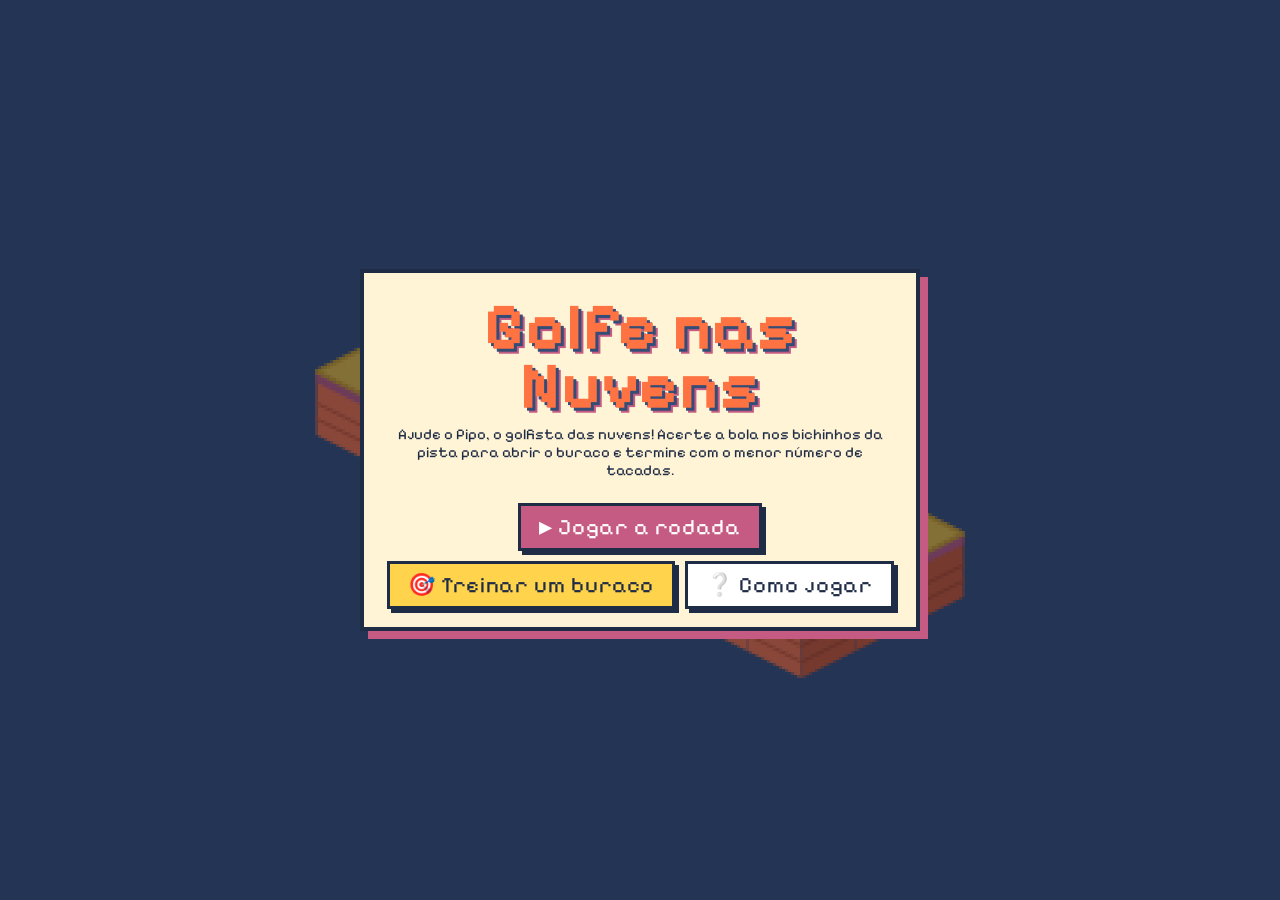
<file: games/golfe-nuvens/index.html>
<!doctype html>
<html lang="pt-BR">
<head>
<meta charset="utf-8">
<meta name="viewport" content="width=device-width, initial-scale=1, maximum-scale=1, user-scalable=no">
<title>Golfe nas Nuvens</title>
<link rel="preconnect" href="https://fonts.googleapis.com">
<link rel="preconnect" href="https://fonts.gstatic.com" crossorigin>
<link rel="stylesheet" href="https://fonts.googleapis.com/css2?family=Pixelify+Sans:wght@400;500;700&display=swap">
<style>
  :root { --pink:#C55A82; --yellow:#FFD34B; --cyan:#FF7241; --ink:#1f2c46; --paper:#fff4d6; --purple:#C55A82; --navy:#344D77; }
  * { box-sizing: border-box; }
  html, body { margin: 0; height: 100%; overflow: hidden; background: #344D77; font-family: 'Pixelify Sans', monospace; color: var(--ink);
    user-select: none; -webkit-user-select: none; -webkit-tap-highlight-color: transparent; }
  canvas#cv { display: block; width: 100%; height: 100%; touch-action: none; image-rendering: pixelated; image-rendering: crisp-edges; }

  .top { position: absolute; left: 10px; top: 10px; right: 60px; display: flex; gap: 8px; align-items: center; pointer-events: none; flex-wrap: wrap; }
  .tag { background: var(--paper); border: 3px solid var(--ink); border-radius: 0; padding: 3px 10px; font: 400 20px/1.2 'Pixelify Sans', monospace;
    letter-spacing: 1px; box-shadow: 3px 3px 0 var(--ink); }
  .tag.name { background: var(--yellow); }
  .ico { position: absolute; top: 10px; right: 10px; width: 42px; height: 42px; border-radius: 0; border: 3px solid var(--ink); background: var(--paper);
    box-shadow: 3px 3px 0 var(--ink); font-size: 18px; cursor: pointer; }
  .bar { position: absolute; left: 0; right: 0; bottom: 0; display: flex; flex-wrap: wrap; justify-content: center; align-items: stretch; gap: 8px;
    padding: 8px 10px 10px; }
  .cell { background: var(--paper); border: 3px solid var(--ink); border-radius: 0; box-shadow: 3px 3px 0 var(--ink); padding: 3px 10px; text-align: center; min-width: 70px; }
  .cell small { display: block; font-size: 10px; font-weight: 700; letter-spacing: 1px; text-transform: uppercase; color: #5a74a3; }
  .cell b { font: 400 24px/1.1 'Pixelify Sans', monospace; letter-spacing: 1px; }
  .cell.pw b { font-size: 18px; }
  .act { font: 400 18px 'Pixelify Sans', monospace; letter-spacing: 1px; border: 3px solid var(--ink); border-radius: 0; padding: 4px 12px;
    background: #fff; box-shadow: 3px 3px 0 var(--ink); cursor: pointer; color: var(--ink); }
  .act.on { background: var(--cyan); }
  .act:disabled { opacity: .45; cursor: default; }
  body:not(.playing) .bar, body:not(.playing) .top, body:not(.playing) #pause { display: none; }

  .screen { position: absolute; inset: 0; display: flex; align-items: center; justify-content: center; padding: 14px; background: rgba(20,28,50,.5); overflow: auto; }
  .screen[hidden] { display: none; }
  .panel { width: 100%; max-width: 560px; max-height: 100%; overflow: auto; background: var(--paper); border: 4px solid var(--ink); border-radius: 0;
    box-shadow: 8px 8px 0 var(--purple); padding: 18px; text-align: center; }
  h1, h2 { font-family: 'Pixelify Sans', monospace; font-weight: 400; letter-spacing: 1px; margin: 0; }
  h1 { font-size: clamp(44px, 11vw, 66px); line-height: .9; color: var(--cyan); font-weight: 700; text-shadow: 3px 3px 0 var(--navy), 5px 5px 0 var(--pink);
    margin: 6px 0 10px; }
  h2 { font-size: 40px; color: var(--pink); text-shadow: 3px 3px 0 var(--ink); }
  .sub { margin: 0 0 12px; font-size: 15px; }
  .btns { display: flex; gap: 10px; justify-content: center; flex-wrap: wrap; margin-top: 12px; }
  button.b { font: 400 22px 'Pixelify Sans', monospace; letter-spacing: 1px; border: 3px solid var(--ink); border-radius: 0; padding: 8px 18px;
    background: var(--yellow); box-shadow: 4px 4px 0 var(--ink); cursor: pointer; color: var(--ink); }
  button.b.pink { background: var(--pink); color: #fff; }
  button.b.ghost { background: #fff; }
  button.b:active, .act:active { transform: translate(2px, 2px); box-shadow: 1px 1px 0 var(--ink); }
  .stats { display: flex; justify-content: center; gap: 8px; flex-wrap: wrap; margin: 10px 0; }
  .stat { background: var(--ink); color: #fff; border-radius: 0; padding: 6px 12px; }
  .stat small { display: block; font-size: 10px; color: #b9b2c9; letter-spacing: 1px; text-transform: uppercase; }
  .stat b { font: 400 26px 'Pixelify Sans', monospace; letter-spacing: 1px; color: var(--yellow); }
  .term { display: inline-block; font: 400 34px 'Pixelify Sans', monospace; letter-spacing: 1px; background: var(--cyan); border: 3px solid var(--ink); border-radius: 0;
    padding: 2px 16px; margin-top: 8px; }
  .holes { display: grid; grid-template-columns: repeat(4, minmax(0, 1fr)); gap: 8px; margin-top: 8px; }
  .hb { border: 3px solid var(--ink); border-radius: 0; background: #fff; padding: 6px; cursor: pointer; font: inherit; box-shadow: 3px 3px 0 var(--ink); }
  .hb b { display: block; font: 400 22px 'Pixelify Sans', monospace; }
  .hb small { font-size: 11px; color: #5a5466; }
  .hb:disabled { opacity: .4; cursor: default; }
  table { width: 100%; border-collapse: collapse; margin: 10px 0; font-size: 14px; }
  th, td { border: 2px solid var(--ink); padding: 4px; }
  th { background: var(--ink); color: var(--yellow); font-weight: 600; }
  ul.how { text-align: left; margin: 8px 0; padding-left: 20px; line-height: 1.5; font-size: 15px; }
  .newrec { display: inline-block; background: var(--pink); color: #fff; padding: 3px 10px; border-radius: 0; font-weight: 700; }
  .toast { position: absolute; left: 50%; top: 64px; transform: translateX(-50%); background: var(--ink); color: var(--yellow); padding: 8px 16px; border-radius: 0;
    font-weight: 700; opacity: 0; transition: opacity .3s; pointer-events: none; text-align: center; max-width: 90%; }
  .toast.show { opacity: 1; }
  @media (max-width: 600px) {
    .cell { min-width: 56px; padding: 2px 6px; }
    .cell b { font-size: 19px; }
    .act { font-size: 15px; padding: 3px 8px; }
    .tag { font-size: 16px; }
    .holes { grid-template-columns: repeat(2, minmax(0, 1fr)); }
  }
</style>
</head>
<body>
<canvas id="cv"></canvas>

<div class="top"><span class="tag name" id="t-name"></span><span class="tag" id="t-hint"></span></div>
<button class="ico" id="pause" aria-label="Pausar">⏸</button>
<div class="bar">
  <div class="cell"><small>Buraco</small><b id="b-hole">1/8</b></div>
  <div class="cell"><small>Par</small><b id="b-par">2</b></div>
  <div class="cell"><small>Tacadas</small><b id="b-shots">0</b></div>
  <div class="cell"><small>Inimigos</small><b id="b-foes">0</b></div>
  <div class="cell pw"><small>Poder</small><b id="b-power">—</b></div>
  <div class="cell"><small>Força</small><b id="b-force">0%</b></div>
  <button class="act" id="lob" title="Trocar tipo de tacada (tecla L)">⛳ Rasteira</button>
  <button class="act" id="usepw" title="Usar poder enquanto rola (Espaço)" disabled>⚡ Usar</button>
  <button class="act" id="restart" title="Recomeçar o buraco (tecla R)">↺</button>
</div>
<div class="toast" id="toast"></div>

<div class="screen" id="menu">
  <div class="panel">
    <h1>Golfe nas Nuvens</h1>
    <p class="sub">Ajude o Pipo, o golfista das nuvens! Acerte a bola nos bichinhos da pista para abrir o buraco e termine com o menor número de tacadas.</p>
    <div class="stats" id="m-stats"></div>
    <div class="btns">
      <button class="b pink" id="play">▶ Jogar a rodada</button>
      <button class="b" id="practice">🎯 Treinar um buraco</button>
      <button class="b ghost" id="how">❔ Como jogar</button>
    </div>
  </div>
</div>

<div class="screen" id="howto" hidden>
  <div class="panel">
    <h2>Como jogar</h2>
    <ul class="how">
      <li><b>Mirar e tacar:</b> arraste o dedo ou o mouse <b>para trás</b> da bola, como um estilingue, e solte: o Pipo dá a tacada. Quanto mais longe, mais forte. No teclado: ← → miram, ↑ ↓ mudam a força e Espaço taca.</li>
      <li><b>Pontinhos brancos</b> mostram o caminho até a primeira batida.</li>
      <li><b>⛳ Rasteira / ☁️ Por cima:</b> a tacada por cima pula água e blocos.</li>
      <li><b>O buraco abre</b> só depois que todos os bichinhos forem derrubados.</li>
      <li><b>Poderes:</b> a <b>Molinha</b> (rosa) dá o <b>Pulo</b> e o <b>Pedrisco</b> (cinza) dá o <b>Freio</b>. Use com Espaço ou ⚡ enquanto a bola rola.</li>
      <li><b>Pista:</b> areia freia, gelo escorrega, setas empurram, cogumelos quicam e portais teletransportam. Cair na água custa 1 tacada.</li>
    </ul>
    <div class="btns"><button class="b" data-back>← Voltar</button></div>
  </div>
</div>

<div class="screen" id="select" hidden>
  <div class="panel">
    <h2>Treinar um buraco</h2>
    <div class="holes" id="holes"></div>
    <div class="btns"><button class="b" data-back>← Voltar</button></div>
  </div>
</div>

<div class="screen" id="done" hidden>
  <div class="panel">
    <h2 id="d-title">Buraco 1</h2>
    <div class="term" id="d-term">Par</div>
    <div class="stats" id="d-stats"></div>
    <div class="btns" id="d-btns"></div>
  </div>
</div>

<div class="screen" id="card" hidden>
  <div class="panel">
    <h2>Fim da rodada!</h2>
    <div id="c-rec"></div>
    <table id="c-table"></table>
    <div class="btns">
      <button class="b pink" id="c-again">↻ Jogar de novo</button>
      <button class="b ghost" data-back>Menu</button>
    </div>
  </div>
</div>

<div class="screen" id="paused" hidden>
  <div class="panel">
    <h2>Pausado</h2>
    <div class="btns">
      <button class="b pink" id="resume">▶ Continuar</button>
      <button class="b ghost" id="quit">Sair para o menu</button>
    </div>
  </div>
</div>

<script>
// © 2026 Fliperama. Jogo original.
const $ = id => document.getElementById(id);
const cv = $('cv'), ctx = cv.getContext('2d');
const clamp = (v, a, b) => Math.max(a, Math.min(b, v));
const rand = (a, b) => a + Math.random() * (b - a);
const S = {
  get(k, d) { try { const v = JSON.parse(localStorage.getItem('golfe.' + k)); return v ?? d; } catch (e) { return d; } },
  set(k, v) { try { localStorage.setItem('golfe.' + k, JSON.stringify(v)); } catch (e) {} }
};

// ---------- Buracos ----------
// .=vazio  #=grama  s=areia  i=gelo  a=água  X=bloco  < > ^ v=setas  o=cogumelo-mola
// T=saída  H=buraco  e=Gosmo  m=Gosmo andarilho  p=Molinha (Pulo)  f=Pedrisco (Freio)  1 2=portais
const LEVELS = [
  { name: 'Primeira Tacada', par: 2, map: [
    '#########',
    '#T##e##H#',
    '#########'] },
  { name: 'Curva no Céu', par: 3, map: [
    'T###e#....',
    '######....',
    '....##....',
    '....#e##..',
    '....####H#',
    '....######'] },
  { name: 'Areia e Gelo', par: 3, map: [
    '##########',
    '#T##ssss##',
    '####ssss#e',
    'iiiiiiiiii',
    'iiiiiiiiii',
    'e###ssss##',
    '####ssssH#'] },
  { name: 'Corredor de Setas', par: 3, map: [
    '#T#>>>>##e',
    '###XXXXX##',
    'e##XXXXX##',
    '###XXXXX#v',
    'H##<<<<<<#'] },
  { name: 'Bate-Bate', par: 3, map: [
    '##########',
    '#T##o##m##',
    '##o###o###',
    '####o###o#',
    '#e###o##H#',
    '##########'] },
  { name: 'Lago Azul', par: 3, map: [
    'T##aaaa##e',
    '###aaaa###',
    '###aaaa###',
    'f##aaaa##H'] },
  { name: 'Portais', par: 4, map: [
    'T##1.....',
    '###......',
    'p##......',
    '.....###e',
    '.....#2##',
    '.....XXXX',
    '.....e##H'] },
  { name: 'Grande Final', par: 4, map: [
    'T###iiii##e#',
    '##o#iiii####',
    '####XXXX#o##',
    'e###XXXX####',
    '##ss####aaa#',
    '##ss#f##aaa#',
    '#>>>>###aaaH',
    '############'] }
];

// ---------- Física ----------
const R = .22, PR = .28, ER = .3, VMAX = 9, GRAV = 22, REST = .72, BLOCK = .8;
const FRIC = { '#': 3.2, s: 9, i: .7, H: 3.2, X: 3.2, '<': 3.2, '>': 3.2, '^': 3.2, 'v': 3.2, '1': 3.2, '2': 3.2, a: 3.2 };
const ARROW = { '>': [1, 0], '<': [-1, 0], 'v': [0, 1], '^': [0, -1] };
let H = null; // buraco atual

function loadHole(idx) {
  const L = LEVELS[idx], rows = L.map, h = rows.length, w = Math.max(...rows.map(r => r.length));
  const grid = [], enemies = [], posts = [], warps = {};
  let tee = null, hole = null;
  for (let y = 0; y < h; y++) {
    grid.push([]);
    for (let x = 0; x < w; x++) {
      const c = rows[y][x] || '.';
      let t = c;
      if ('Tepfmo'.includes(c)) t = '#';
      grid[y].push(t);
      const cx = x + .5, cy = y + .5;
      if (c === 'T') tee = { x: cx, y: cy };
      if (c === 'H') hole = { x: cx, y: cy };
      if ('epfm'.includes(c)) enemies.push({ x: cx, y: cy, k: c, alive: true, dir: 1, ph: Math.random() * 6 });
      if (c === 'o') posts.push({ x: cx, y: cy, hit: -9 });
      if (c === '1' || c === '2') warps[c] = { x: cx, y: cy };
    }
  }
  return { idx, L, grid, w, h, enemies, posts, warps, tee, hole, open: enemies.length === 0, shots: 0, power: null,
           from: { x: tee.x, y: tee.y, z: 0 } };
}
function tile(i, j) { return (j < 0 || i < 0 || j >= H.h || i >= H.w) ? '.' : H.grid[j][i]; }
const at = (x, y) => tile(Math.floor(x), Math.floor(y));
const floorH = t => t === 'X' ? BLOCK : 0;
function solid(b, i, j) { const t = tile(i, j); return t === '.' || (t === 'X' && b.z < .45); }
function collides(b) {
  for (let j = Math.floor(b.y - R); j <= Math.floor(b.y + R); j++)
    for (let i = Math.floor(b.x - R); i <= Math.floor(b.x + R); i++) {
      if (!solid(b, i, j)) continue;
      const nx = clamp(b.x, i, i + 1), ny = clamp(b.y, j, j + 1);
      if ((b.x - nx) ** 2 + (b.y - ny) ** 2 < R * R) return true;
    }
  return false;
}
// um passo de física; ev recebe o que aconteceu (batida, quique...)
function step(b, dt, ev) {
  let t = at(b.x, b.y), fh = floorH(t);
  const grounded = b.z <= fh + 1e-3 && b.vz <= 0;
  if (grounded) {
    b.z = fh; b.vz = 0;
    const a = ARROW[t]; if (a) { b.vx += a[0] * 18 * dt; b.vy += a[1] * 18 * dt; }
    const sp = Math.hypot(b.vx, b.vy), fr = FRIC[t] ?? 3.2;
    if (sp > 0) { const ns = Math.max(0, sp - fr * dt); b.vx *= ns / sp; b.vy *= ns / sp; }
  } else b.vz -= GRAV * dt;
  const sp = Math.hypot(b.vx, b.vy); if (sp > 13) { b.vx *= 13 / sp; b.vy *= 13 / sp; }
  b.x += b.vx * dt; if (collides(b)) { b.x -= b.vx * dt; b.vx = -b.vx * REST; ev.bounce = true; }
  b.y += b.vy * dt; if (collides(b)) { b.y -= b.vy * dt; b.vy = -b.vy * REST; ev.bounce = true; }
  if (!grounded) {
    b.z += b.vz * dt;
    const f2 = floorH(at(b.x, b.y));
    if (b.z <= f2) {
      b.z = f2;
      if (b.vz < -4.5) { b.vz = -b.vz * .35; b.vx *= .85; b.vy *= .85; ev.land = true; } else b.vz = 0;
    }
  } else if (b.z > floorH(at(b.x, b.y)) + 1e-3) { b.vz = 0; } // saiu de cima de um bloco: começa a cair
  for (const p of H.posts) {
    const dx = b.x - p.x, dy = b.y - p.y, d = Math.hypot(dx, dy);
    if (d < R + PR && d > 0 && b.z < .5) {
      const nx = dx / d, ny = dy / d;
      b.x = p.x + nx * (R + PR + .002); b.y = p.y + ny * (R + PR + .002);
      const dot = b.vx * nx + b.vy * ny;
      if (dot < 0) { b.vx -= 2 * dot * nx; b.vy -= 2 * dot * ny; }
      const s = Math.hypot(b.vx, b.vy) || 1, ns = Math.max(s * 1.05, 5.5);
      b.vx *= ns / s; b.vy *= ns / s; ev.post = p;
    }
  }
}

// ---------- Estado ----------
let state = 'menu', mode = 'round', round = null, B = null, time = 0;
let aim = { ang: 0, pow: .55 }, lob = false, sinkT = 0, warpLock = false;
const parts = [];
const best = S.get('buracos', {});           // melhor nº de tacadas por buraco
let unlocked = S.get('liberado', 1);


function startHole(idx) {
  H = loadHole(idx);
  B = { x: H.tee.x, y: H.tee.y, z: 0, vx: 0, vy: 0, vz: 0 };
  lob = false; warpLock = false; parts.length = 0;
  aimDefault(); placeGolfer(false); layout(); state = 'aim'; show(null); hud();
  $('t-name').textContent = `${idx + 1}. ${H.L.name}`;
  $('t-hint').textContent = H.enemies.length ? 'Derrube os bichinhos!' : 'Para o buraco!';
}
function aimDefault() {
  const tgt = H.enemies.find(e => e.alive) || H.hole;
  aim.ang = Math.atan2(tgt.y - B.y, tgt.x - B.x); aim.pow = .55;
}
// ---------- Golfista (o Pipo) ----------
// Fica ao lado da bola, de frente para ela; a tacada sai na linha da mira.
const GF = { x: 0, y: 0, z: 0, swingT: -1, pow: .5, ang: 0 };
const IMPACT = .34;
function golferSpot(ang) {
  const c = Math.cos(ang), s = Math.sin(ang), fb = floorH(at(B.x, B.y));
  const ok = p => { const t = at(p.x, p.y); return t !== '.' && t !== 'a' && floorH(t) === fb; };
  const a = { x: B.x - s * .55 - c * .1, y: B.y + c * .55 - s * .1 }, b = { x: B.x + s * .55 - c * .1, y: B.y - c * .55 - s * .1 };
  const p = ok(a) || !ok(b) ? a : b;
  return { x: p.x, y: p.y, z: fb };
}
function placeGolfer(poof) {
  Object.assign(GF, golferSpot(aim.ang), { swingT: -1, ang: aim.ang, bx: B.x, by: B.y });
  if (poof) burst(GF.x, GF.y, .2, '#ffffff', 8, 1.5);
}
function shoot() {
  if (state !== 'aim' || aim.pow < .04) return;
  Object.assign(GF, golferSpot(aim.ang), { swingT: 0, pow: aim.pow, ang: aim.ang, lob, bx: B.x, by: B.y });
  state = 'swing';
}
function launch() {
  const v = GF.pow * VMAX, c = Math.cos(GF.ang), s = Math.sin(GF.ang);
  H.from = { x: B.x, y: B.y, z: B.z };
  if (GF.lob) { B.vx = c * v * .8; B.vy = s * v * .8; B.vz = 4 + v * .5; B.z += .01; }
  else { B.vx = c * v; B.vy = s * v; B.vz = 0; }
  H.shots++; state = 'roll'; beep(900, .05, 'square', .07, 500); beep(300 + v * 40, .08, 'triangle', .06, 180);
  burst(B.x, B.y, .1, '#ffffff', 5, 1.5); hud();
}
function usePower() {
  if (state !== 'roll' || !H.power) return;
  if (H.power === 'pulo') { if (B.z > floorH(at(B.x, B.y)) + .05) return; B.vz = 6.8; B.z += .01; beep(400, .2, 'triangle', .07, 900); }
  else { B.vx = B.vy = 0; burst(B.x, B.y, B.z, '#8fa1c4', 10); beep(140, .15, 'square', .05, 60); }
  toast(H.power === 'pulo' ? '🌀 Pulo!' : '🪨 Freio!'); H.power = null; hud();
}

// ---------- Atualização ----------
function update(dt) {
  for (const e of H ? H.enemies : []) {
    if (!e.alive || e.k !== 'm') continue;
    const nx = e.x + e.dir * 1.2 * dt, ahead = tile(Math.floor(nx + e.dir * .35), Math.floor(e.y));
    if (!'#si<>^v'.includes(ahead) || ahead === '.') e.dir *= -1; else e.x = nx;
  }
  for (const p of parts) { p.x += p.vx * dt; p.y += p.vy * dt; p.z += p.vz * dt; p.vz -= 9 * dt; p.life -= dt; }
  for (let i = parts.length - 1; i >= 0; i--) if (parts[i].life <= 0) parts.splice(i, 1);
  if (GF.swingT >= 0) GF.swingT += dt;
  if (state === 'swing') { if (GF.swingT >= IMPACT) launch(); return; }
  if (state === 'sunk') { sinkT += dt; if (sinkT > .9) holeDone(true); return; }
  if (state !== 'roll') return;
  const N = 5;
  for (let k = 0; k < N; k++) {
    const ev = {};
    step(B, dt / N, ev);
    if (ev.bounce) beep(220, .04, 'square', .03, 160);
    if (ev.post && time - ev.post.hit > .15) { ev.post.hit = time; beep(700, .08, 'square', .05, 1100); burst(ev.post.x, ev.post.y, .4, '#FF7241', 6); }
    if (ev.land) beep(180, .05, 'triangle', .04);
    // bichinhos
    for (const e of H.enemies) {
      if (!e.alive || B.z > .5 + floorH(at(e.x, e.y))) continue;
      if (Math.hypot(B.x - e.x, B.y - e.y) < R + ER) knock(e);
    }
    const t = at(B.x, B.y), grounded = B.z <= floorH(t) + 1e-3 && B.vz <= 0;
    // portais
    if (grounded && (t === '1' || t === '2')) {
      if (!warpLock) { const o = H.warps[t === '1' ? '2' : '1']; if (o) { burst(B.x, B.y, 0, '#C55A82', 10); B.x = o.x; B.y = o.y; warpLock = true; beep(500, .25, 'sine', .07, 1400); burst(B.x, B.y, 0, '#C55A82', 10); } }
    } else if (t !== '1' && t !== '2') warpLock = false;
    // água
    if (grounded && t === 'a') {
      burst(B.x, B.y, 0, '#a9b8d6', 16); beep(260, .3, 'sawtooth', .04, 80);
      H.shots++; toast('💦 Caiu na água! +1 tacada');
      B.x = H.from.x; B.y = H.from.y; B.z = H.from.z; B.vx = B.vy = B.vz = 0; return stopBall();
    }
    // buraco
    if (grounded && H.open && Math.hypot(B.x - H.hole.x, B.y - H.hole.y) < .3 && Math.hypot(B.vx, B.vy) < 7) {
      state = 'sunk'; sinkT = 0; B.vx = B.vy = 0; B.x = H.hole.x; B.y = H.hole.y; beep(523, .1, 'square', .06); setTimeout(() => beep(784, .18, 'square', .06), 110);
      return;
    }
  }
  const grounded = B.z <= floorH(at(B.x, B.y)) + 1e-3 && B.vz <= 0;
  if (grounded && Math.hypot(B.vx, B.vy) < .08) stopBall();
}
function knock(e) {
  e.alive = false; B.vx *= .85; B.vy *= .85;
  burst(e.x, e.y, .3, e.k === 'p' ? '#FF7241' : e.k === 'f' ? '#8fa1c4' : '#C55A82', 14, 3);
  beep(600, .06, 'square', .05, 900);
  if (e.k === 'p') { H.power = 'pulo'; toast('🌀 Ganhou o poder Pulo!'); }
  if (e.k === 'f') { H.power = 'freio'; toast('🪨 Ganhou o poder Freio!'); }
  if (H.enemies.every(x => !x.alive)) {
    H.open = true; $('t-hint').textContent = 'O buraco abriu!';
    burst(H.hole.x, H.hole.y, .2, '#FF7241', 22, 4); setTimeout(() => beep(880, .2, 'triangle', .06, 1320), 120);
    if (!e.k.match(/[pf]/)) toast('⛳ O buraco abriu!');
  }
  hud();
}
function stopBall() {
  B.vx = B.vy = B.vz = 0; state = 'aim';
  if (H.shots >= 12) { holeDone(false); return; }
  aimDefault(); placeGolfer(true); hud();
}

// ---------- Pontuação ----------
function term(s, par) {
  if (s === 1) return 'Na primeira!';
  const d = s - par;
  return { '-3': 'Albatroz!', '-2': 'Eagle!', '-1': 'Birdie!', '0': 'Par', '1': 'Bogey', '2': 'Duplo bogey' }[d] || (d < 0 ? 'Incrível!' : `+${d}`);
}
const pointsFor = (s, par, ok) => !ok ? 0 : s === 1 ? 500 : Math.max(50, 200 + (par - s) * 100);
function holeDone(ok) {
  state = 'done';
  const s = H.shots, par = H.L.par, pts = pointsFor(s, par, ok), idx = H.idx;
  if (ok && (!best[idx] || s < best[idx])) { best[idx] = s; S.set('buracos', best); }
  if (idx + 2 > unlocked && ok) { unlocked = Math.min(LEVELS.length, idx + 2); S.set('liberado', unlocked); }
  if (mode === 'round') round.push({ s: ok ? s : 12, pts, par });
  $('d-title').textContent = `Buraco ${idx + 1}: ${H.L.name}`;
  $('d-term').textContent = ok ? term(s, par) : 'Limite de tacadas';
  $('d-stats').innerHTML = [['Tacadas', ok ? s : '12+'], ['Par', par], ['Pontos', pts]].map(([k, v]) => `<div class="stat"><small>${k}</small><b>${v}</b></div>`).join('');
  const last = idx === LEVELS.length - 1;
  $('d-btns').innerHTML = mode === 'round'
    ? `<button class="b pink" id="next">${last ? '🏁 Ver o placar' : '▶ Próximo buraco'}</button>`
    : `<button class="b pink" id="redo">↻ De novo</button><button class="b ghost" id="tosel">Outros buracos</button>`;
  show('done');
  if (ok) burst(H.hole.x, H.hole.y, .5, '#C55A82', 26, 4);
}
$('d-btns').addEventListener('click', e => {
  if (e.target.id === 'next') { if (H.idx === LEVELS.length - 1) scorecard(); else startHole(H.idx + 1); }
  if (e.target.id === 'redo') startHole(H.idx);
  if (e.target.id === 'tosel') openSelect();
});
function scorecard() {
  state = 'card';
  const tot = round.reduce((a, r) => a + r.s, 0), pts = round.reduce((a, r) => a + r.pts, 0), par = LEVELS.reduce((a, l) => a + l.par, 0);
  const prev = S.get('recorde', null), isRec = !prev || pts > prev.pontos;
  if (isRec) S.set('recorde', { pontos: pts, tacadas: tot });
  const r = S.get('recorde', null);
  $('c-rec').innerHTML = (isRec ? '<span class="newrec">🏆 Novo recorde!</span>' : `<p class="sub">Recorde: ${r.pontos} pts</p>`);
  $('c-table').innerHTML = `<tr><th>Buraco</th>${round.map((_, i) => `<th>${i + 1}</th>`).join('')}<th>Total</th></tr>
    <tr><td>Par</td>${round.map(x => `<td>${x.par}</td>`).join('')}<td>${par}</td></tr>
    <tr><td>Tacadas</td>${round.map(x => `<td>${x.s}</td>`).join('')}<td><b>${tot}</b></td></tr>
    <tr><td>Pontos</td>${round.map(x => `<td>${x.pts}</td>`).join('')}<td><b>${pts}</b></td></tr>`;
  show('card');
}

// ---------- Telas ----------
const screens = ['menu', 'howto', 'select', 'done', 'card', 'paused'];
function show(id) { screens.forEach(s => $(s).hidden = s !== id); document.body.classList.toggle('playing', !id || id === 'paused'); }
function toMenu() {
  state = 'menu'; mode = 'round';
  const r = S.get('recorde', null);
  $('m-stats').innerHTML = r ? `<div class="stat"><small>Melhor rodada</small><b>${r.pontos} pts</b></div><div class="stat"><small>Tacadas</small><b>${r.tacadas}</b></div>` : '';
  if (!H) { H = loadHole(0); B = { x: H.tee.x, y: H.tee.y, z: 0, vx: 0, vy: 0, vz: 0 }; layout(); }
  show('menu');
}
function openSelect() {
  state = 'select';
  $('holes').innerHTML = LEVELS.map((l, i) => `<button class="hb" data-h="${i}" ${i < unlocked ? '' : 'disabled'}><b>${i + 1}</b>${l.name}<br><small>Par ${l.par}${best[i] ? ' · melhor ' + best[i] : ''}${i < unlocked ? '' : ' · 🔒'}</small></button>`).join('');
  show('select');
}
$('play').onclick = () => { mode = 'round'; round = []; startHole(0); };
$('practice').onclick = openSelect;
$('how').onclick = () => show('howto');
$('holes').addEventListener('click', e => { const b = e.target.closest('[data-h]'); if (b && !b.disabled) { mode = 'practice'; startHole(+b.dataset.h); } });
document.querySelectorAll('[data-back]').forEach(b => b.onclick = toMenu);
$('c-again').onclick = () => { mode = 'round'; round = []; startHole(0); };
let before = 'aim';
$('pause').onclick = () => { if (state === 'aim' || state === 'roll') { before = state; state = 'paused'; show('paused'); } };
$('resume').onclick = () => { state = before; show(null); };
$('quit').onclick = toMenu;
$('lob').onclick = () => { lob = !lob; hud(); };
$('usepw').onclick = usePower;
$('restart').onclick = () => { if (state === 'aim' || state === 'roll') startHole(H.idx); };

// ---------- Entrada ----------
const keys = {};
addEventListener('keydown', e => {
  const k = e.key.toLowerCase(); keys[k] = true;
  if (['arrowleft', 'arrowright', 'arrowup', 'arrowdown', ' '].includes(k)) e.preventDefault();
  if (k === ' ' || k === 'enter') { if (state === 'aim') shoot(); else if (state === 'roll') usePower(); }
  if (k === 'l' && (state === 'aim')) { lob = !lob; hud(); }
  if (k === 'r' && (state === 'aim' || state === 'roll')) startHole(H.idx);
  if ((k === 'p' || k === 'escape') && (state === 'aim' || state === 'roll')) $('pause').onclick();
});
addEventListener('keyup', e => { keys[e.key.toLowerCase()] = false; });
let drag = null;
cv.addEventListener('pointerdown', e => {
  if (state === 'roll') { usePower(); return; }
  if (state !== 'aim') return;
  drag = { sx: e.clientX, sy: e.clientY };
  cv.setPointerCapture(e.pointerId);
});
cv.addEventListener('pointermove', e => {
  if (!drag || state !== 'aim') return;
  const a = toWorld(drag.sx / PX, drag.sy / PX), b = toWorld(e.clientX / PX, e.clientY / PX);
  const dx = a.x - b.x, dy = a.y - b.y, len = Math.hypot(dx, dy);
  if (len > .05) { aim.ang = Math.atan2(dy, dx); aim.pow = clamp(len / 3.2, 0, 1); hud(); }
});
cv.addEventListener('pointerup', e => {
  if (!drag) return;
  const moved = Math.hypot(e.clientX - drag.sx, e.clientY - drag.sy);
  drag = null;
  if (moved > 12) shoot();
});
function keyAim(dt) {
  if (state !== 'aim') return;
  let ch = false;
  if (keys.arrowleft || keys.a) { aim.ang -= 2.2 * dt; ch = true; }
  if (keys.arrowright || keys.d) { aim.ang += 2.2 * dt; ch = true; }
  if (keys.arrowup || keys.w) { aim.pow = clamp(aim.pow + .7 * dt, .05, 1); ch = true; }
  if (keys.arrowdown || keys.s) { aim.pow = clamp(aim.pow - .7 * dt, .05, 1); ch = true; }
  if (ch) hud();
}

// ---------- Som ----------
let AC = null;
function beep(f, d, type = 'square', vol = .05, to = 0) {
  try {
    AC = AC || new (window.AudioContext || window.webkitAudioContext)();
    if (AC.state === 'suspended') AC.resume();
    const t = AC.currentTime, o = AC.createOscillator(), g = AC.createGain();
    o.type = type; o.frequency.setValueAtTime(f, t); if (to) o.frequency.exponentialRampToValueAtTime(to, t + d);
    g.gain.setValueAtTime(vol, t); g.gain.exponentialRampToValueAtTime(.0001, t + d);
    o.connect(g).connect(AC.destination); o.start(t); o.stop(t + d + .02);
  } catch (e) {}
}
let toastT;
function toast(m) { const t = $('toast'); t.textContent = m; t.classList.add('show'); clearTimeout(toastT); toastT = setTimeout(() => t.classList.remove('show'), 1800); }
function burst(x, y, z, col, n, sp = 2.5) { for (let i = 0; i < n; i++) parts.push({ x, y, z, vx: rand(-1, 1) * sp, vy: rand(-1, 1) * sp, vz: rand(1, 4), life: rand(.4, .8), col }); }

function hud() {
  if (!H) return;
  $('b-hole').textContent = `${H.idx + 1}/${LEVELS.length}`;
  $('b-par').textContent = H.L.par;
  $('b-shots').textContent = H.shots;
  $('b-foes').textContent = H.enemies.filter(e => e.alive).length;
  $('b-power').textContent = H.power === 'pulo' ? '🌀 Pulo' : H.power === 'freio' ? '🪨 Freio' : '—';
  $('b-force').textContent = Math.round(aim.pow * 100) + '%';
  $('lob').textContent = lob ? '☁️ Por cima' : '⛳ Rasteira';
  $('lob').classList.toggle('on', lob);
  $('usepw').disabled = !H.power;
}

// ---------- Projeção isométrica ----------
// Visual 32 bits: desenha numa tela pequena (PX vezes menor) e amplia sem suavizar.
let W, Hh, TW, TH, OX, OY, ZH, PX = 2;
function layout() {
  PX = innerWidth >= 700 ? clamp(Math.round(innerWidth / 420), 2, 5) : 1.5;
  W = Math.ceil(innerWidth / PX); Hh = Math.ceil(innerHeight / PX);
  cv.width = W; cv.height = Hh; ctx.setTransform(1, 0, 0, 1, 0, 0);
  ctx.imageSmoothingEnabled = false;
  if (!H) return;
  const n = H.w + H.h, barH = (document.querySelector('.bar').offsetHeight || 70) / PX, top = 58 / PX;
  const availW = W * .94, availH = Hh - barH - top - 10 / PX;
  TW = Math.round(Math.min(availW / (n / 2), availH / (n / 4 + 1.3), 110 / PX) / 2) * 2;
  TH = TW / 2; ZH = TH * 1.3;
  const totalH = n * TH / 2 + TH * .9;
  OX = W / 2 - (H.w - H.h) * TW / 4;
  OY = top + Math.max(0, (availH - totalH) / 2) + TH * .7;
}
addEventListener('resize', layout);
const iso = (x, y, z = 0) => [OX + (x - y) * TW / 2, OY + (x + y) * TH / 2 - z * ZH];
function toWorld(sx, sy) { const a = (sx - OX) / (TW / 2), b = (sy - OY) / (TH / 2); return { x: (a + b) / 2, y: (b - a) / 2 }; }
function poly(pts, fill, stroke, lw = 1) {
  ctx.beginPath(); ctx.moveTo(pts[0][0], pts[0][1]); for (let i = 1; i < pts.length; i++) ctx.lineTo(pts[i][0], pts[i][1]); ctx.closePath();
  if (fill) { ctx.fillStyle = fill; ctx.fill(); }
  if (stroke) { ctx.strokeStyle = stroke; ctx.lineWidth = lw; ctx.stroke(); }
}

// ---------- Desenho ----------
const BG = '#344D77'; // fundo de uma cor só
function sky() { ctx.fillStyle = BG; ctx.fillRect(0, 0, W, Hh); }
const isVoid = (i, j) => tile(i, j) === '.';
const TOP = {
  '#': ['#FFD34B', '#F4C53A'], s: ['#FF9A73', '#F58C63'], i: ['#C7D3EA', '#B6C4E0'], a: ['#24365a', '#24365a'],
  X: ['#FFD34B', '#F4C53A'], H: ['#FFD34B', '#F4C53A'], '1': ['#FFD34B', '#F4C53A'], '2': ['#FFD34B', '#F4C53A'],
  '<': ['#FFD34B', '#F4C53A'], '>': ['#FFD34B', '#F4C53A'], '^': ['#FFD34B', '#F4C53A'], 'v': ['#FFD34B', '#F4C53A']
};
function drawTiles() {
  const D = .9; // espessura da ilha
  for (let s = 0; s < H.w + H.h; s++) {
    for (let j = 0; j < H.h; j++) {
      const i = s - j; if (i < 0 || i >= H.w) continue;
      const t = tile(i, j); if (t === '.') continue;
      const p0 = iso(i, j), p1 = iso(i + 1, j), p2 = iso(i + 1, j + 1), p3 = iso(i, j + 1);
      // laterais da ilha flutuante
      if (isVoid(i, j + 1)) sideFace(p3, p2, D, '#FF7241', '#d9562a');
      if (isVoid(i + 1, j)) sideFace(p1, p2, D, '#d9562a', '#b8461f');
      const [c1, c2] = TOP[t] || TOP['#'];
      poly([p0, p1, p2, p3], (i + j) % 2 ? c1 : c2);
      if (t === 's') { ctx.fillStyle = 'rgba(217,86,42,.45)'; for (let k = 0; k < 4; k++) { const q = iso(i + .2 + (k * .37 % .7), j + .25 + (k * .53 % .6)); ctx.fillRect(q[0], q[1], 2, 2); } }
      if (t === 'i') { ctx.strokeStyle = 'rgba(255,255,255,.8)'; ctx.lineWidth = 2; const a = iso(i + .25, j + .35), b = iso(i + .55, j + .2); ctx.beginPath(); ctx.moveTo(a[0], a[1]); ctx.lineTo(b[0], b[1]); ctx.stroke(); }
      if (t === 'a') {
        ctx.strokeStyle = 'rgba(255,255,255,.55)'; ctx.lineWidth = 1.5;
        for (let k = 0; k < 2; k++) { const off = (time * .35 + k * .5) % 1; const a = iso(i + .15, j + off), b = iso(i + .85, j + off);
          ctx.beginPath(); ctx.moveTo(a[0], a[1]); ctx.quadraticCurveTo((a[0] + b[0]) / 2, (a[1] + b[1]) / 2 - 3, b[0], b[1]); ctx.stroke(); }
      }
      if (ARROW[t]) drawArrow(i, j, ARROW[t]);
      if (t === '1' || t === '2') drawWarp(i + .5, j + .5, t);
      // borda da pista (meio-fio)
      ctx.strokeStyle = '#d9a520'; ctx.lineWidth = Math.max(1.5, TW * .03);
      const edge = (a, b) => { ctx.beginPath(); ctx.moveTo(a[0], a[1]); ctx.lineTo(b[0], b[1]); ctx.stroke(); };
      if (isVoid(i, j - 1)) edge(p0, p1); if (isVoid(i - 1, j)) edge(p0, p3);
      if (isVoid(i, j + 1)) edge(p3, p2); if (isVoid(i + 1, j)) edge(p1, p2);
    }
  }
  // buraco
  const [hx, hy] = iso(H.hole.x, H.hole.y);
  ctx.fillStyle = '#1f2c46'; ctx.beginPath(); ctx.ellipse(hx, hy, TW * .17, TH * .17, 0, 0, 7); ctx.fill();
  if (!H.open) {
    ctx.fillStyle = '#8fa1c4'; ctx.beginPath(); ctx.ellipse(hx, hy - 2, TW * .19, TH * .19, 0, 0, 7); ctx.fill();
    ctx.strokeStyle = '#24365a'; ctx.lineWidth = 2; ctx.stroke();
    ctx.fillStyle = '#24365a'; ctx.font = `${Math.round(TH * .3)}px sans-serif`; ctx.textAlign = 'center'; ctx.textBaseline = 'middle'; ctx.fillText('🔒', hx, hy - 3);
  }
}
function sideFace(a, b, D, c1, c2) {
  const d = D * ZH;
  poly([a, b, [b[0], b[1] + d], [a[0], a[1] + d]], c1);
  poly([a, b, [b[0], b[1] + d * .18], [a[0], a[1] + d * .18]], '#C55A82');
  ctx.strokeStyle = c2; ctx.lineWidth = 1;
  for (const f of [.5, .75]) { ctx.beginPath(); ctx.moveTo(a[0], a[1] + d * f); ctx.lineTo(b[0], b[1] + d * f); ctx.stroke(); }
}
function drawArrow(i, j, [dx, dy]) {
  const c = iso(i + .5, j + .5);
  poly([iso(i + .5, j + .12), iso(i + .88, j + .5), iso(i + .5, j + .88), iso(i + .12, j + .5)], '#FF7241', '#b8461f', 1.5);
  for (const o of [-.14, .14]) {
    const tip = iso(i + .5 + dx * (.2 + o), j + .5 + dy * (.2 + o));
    const l = iso(i + .5 + dx * (o - .05) - dy * .17, j + .5 + dy * (o - .05) + dx * .17);
    const r = iso(i + .5 + dx * (o - .05) + dy * .17, j + .5 + dy * (o - .05) - dx * .17);
    ctx.strokeStyle = '#fff4d6'; ctx.lineWidth = Math.max(2, TW * .045); ctx.lineCap = 'round';
    ctx.beginPath(); ctx.moveTo(l[0], l[1]); ctx.lineTo(tip[0], tip[1]); ctx.lineTo(r[0], r[1]); ctx.stroke();
  }
}
function drawWarp(x, y) {
  const [cx, cy] = iso(x, y);
  for (let k = 0; k < 3; k++) {
    ctx.strokeStyle = ['#344D77', '#C55A82', '#FF7241'][k]; ctx.lineWidth = Math.max(2, TW * .04);
    ctx.beginPath(); ctx.ellipse(cx, cy, TW * (.36 - k * .09), TH * (.36 - k * .09), 0, time * (2 + k) % 6.28, time * (2 + k) % 6.28 + 4.4); ctx.stroke();
  }
}
function drawBlock(i, j) {
  const t0 = iso(i, j, BLOCK), t1 = iso(i + 1, j, BLOCK), t2 = iso(i + 1, j + 1, BLOCK), t3 = iso(i, j + 1, BLOCK);
  const b1 = iso(i + 1, j), b2 = iso(i + 1, j + 1), b3 = iso(i, j + 1);
  poly([t3, t2, b2, b3], '#C55A82', '#6e2a48', 1.5);
  poly([t1, t2, b2, b1], '#9c4167', '#6e2a48', 1.5);
  poly([t0, t1, t2, t3], (i + j) % 2 ? '#dc85a6' : '#d37799', '#6e2a48', 1.5);
  ctx.strokeStyle = 'rgba(110,42,72,.5)'; ctx.lineWidth = 1;
  const mid = (a, b) => [(a[0] + b[0]) / 2, (a[1] + b[1]) / 2];
  const m1 = mid(t3, b3), m2 = mid(t2, b2), m3 = mid(t1, b1);
  ctx.beginPath(); ctx.moveTo(m1[0], m1[1]); ctx.lineTo(m2[0], m2[1]); ctx.lineTo(m3[0], m3[1]); ctx.stroke();
}
function drawPost(p) {
  const [x, y] = iso(p.x, p.y), r = TW * .2, h = ZH * .45, pulse = Math.max(0, 1 - (time - p.hit) * 5);
  ctx.fillStyle = 'rgba(0,0,0,.2)'; ctx.beginPath(); ctx.ellipse(x, y, r * 1.1, r * .55, 0, 0, 7); ctx.fill();
  ctx.fillStyle = '#fff'; ctx.fillRect(x - r * .45, y - h, r * .9, h);
  ctx.fillStyle = '#C55A82'; ctx.fillRect(x - r * .45, y - h * .55, r * .9, h * .2);
  const cr = r * (1 + pulse * .25);
  ctx.fillStyle = '#FF7241'; ctx.beginPath(); ctx.ellipse(x, y - h, cr, cr * .62, 0, Math.PI, 0); ctx.lineTo(x + cr, y - h); ctx.closePath(); ctx.fill();
  ctx.strokeStyle = '#b8461f'; ctx.lineWidth = 1.5; ctx.stroke();
  ctx.fillStyle = '#fff'; for (const [dx, dy] of [[-.4, -.3], [.35, -.4], [0, -.55]]) { ctx.beginPath(); ctx.arc(x + dx * cr, y - h + dy * cr, cr * .13, 0, 7); ctx.fill(); }
}
function eyes(x, y, s, lookX = 0, lookY = 0, angry = false) {
  for (const d of [-1, 1]) {
    ctx.fillStyle = '#fff'; ctx.beginPath(); ctx.ellipse(x + d * s * .32, y, s * .2, s * .26, 0, 0, 7); ctx.fill();
    ctx.fillStyle = '#151418'; ctx.beginPath(); ctx.arc(x + d * s * .32 + lookX * s * .07, y + s * .04 + lookY * s * .07, s * .11, 0, 7); ctx.fill();
    if (angry) { ctx.strokeStyle = '#151418'; ctx.lineWidth = Math.max(1.5, s * .07); ctx.beginPath(); ctx.moveTo(x + d * s * .55, y - s * .32); ctx.lineTo(x + d * s * .12, y - s * .2); ctx.stroke(); }
  }
}
function drawEnemy(e) {
  const fh = floorH(at(e.x, e.y)), [x, y] = iso(e.x, e.y, fh), s = TW * .28, bob = Math.sin(time * 4 + e.ph) * s * .08;
  ctx.fillStyle = 'rgba(0,0,0,.22)'; ctx.beginPath(); ctx.ellipse(x, y, s * .9, s * .4, 0, 0, 7); ctx.fill();
  const yy = y - s * .1 + bob;
  if (e.k === 'f') { // Pedrisco
    ctx.fillStyle = '#8fa1c4'; ctx.beginPath();
    ctx.moveTo(x - s, yy); ctx.lineTo(x - s * .8, yy - s * .9); ctx.lineTo(x - s * .1, yy - s * 1.3); ctx.lineTo(x + s * .7, yy - s); ctx.lineTo(x + s, yy - s * .2); ctx.lineTo(x + s * .6, yy + s * .1); ctx.closePath();
    ctx.fill(); ctx.strokeStyle = '#24365a'; ctx.lineWidth = 2; ctx.stroke();
    eyes(x, yy - s * .6, s * .9, 0, 0, true); return;
  }
  const col = e.k === 'p' ? '#FF7241' : e.k === 'm' ? '#5a74a3' : '#C55A82', dark = e.k === 'p' ? '#b8461f' : e.k === 'm' ? '#24365a' : '#6e2a48';
  const sq = 1 + Math.sin(time * 4 + e.ph) * .06;
  ctx.fillStyle = col; ctx.beginPath(); ctx.ellipse(x, yy, s * sq, s * 1.05 / sq, 0, Math.PI, 0); ctx.lineTo(x + s * sq, yy); ctx.closePath(); ctx.fill();
  ctx.strokeStyle = dark; ctx.lineWidth = 2; ctx.stroke();
  ctx.fillStyle = 'rgba(255,255,255,.45)'; ctx.beginPath(); ctx.ellipse(x - s * .45, yy - s * .7, s * .18, s * .1, -.6, 0, 7); ctx.fill();
  eyes(x, yy - s * .45, s * .8, e.k === 'm' ? e.dir : 0, 0);
  if (e.k === 'p') { // mola na cabeça
    ctx.strokeStyle = '#344D77'; ctx.lineWidth = 2.5;
    ctx.beginPath(); for (let k = 0; k < 4; k++) { const yk = yy - s * 1.05 - k * s * .16 - Math.abs(bob) * 2; ctx.moveTo(x - s * .25, yk); ctx.lineTo(x + s * .25, yk - s * .08); } ctx.stroke();
  }
}
function drawFlag() {
  if (!H.open) return;
  const [x, y] = iso(H.hole.x, H.hole.y), h = ZH * 1.5;
  ctx.strokeStyle = '#f4efe2'; ctx.lineWidth = Math.max(2, TW * .03); ctx.beginPath(); ctx.moveTo(x, y); ctx.lineTo(x, y - h); ctx.stroke();
  ctx.fillStyle = '#C55A82'; ctx.beginPath(); ctx.moveTo(x, y - h);
  for (let k = 0; k <= 6; k++) ctx.lineTo(x + k * TW * .06, y - h + TH * .18 + Math.sin(time * 6 + k) * 2 - k * 0);
  for (let k = 6; k >= 0; k--) ctx.lineTo(x + k * TW * .06, y - h + TH * .42 + Math.sin(time * 6 + k) * 2);
  ctx.closePath(); ctx.fill(); ctx.strokeStyle = '#6e2a48'; ctx.lineWidth = 1.5; ctx.stroke();
}
function drawBall() {
  const fh = floorH(at(B.x, B.y));
  const shrink = state === 'sunk' ? Math.max(0, 1 - sinkT / .5) : 1;
  const [sx, sy] = iso(B.x, B.y, fh), r = Math.max(2.5, TW * .085) * shrink;
  const lift = 1 + (B.z - fh) * .6;
  ctx.fillStyle = 'rgba(0,0,0,.28)'; ctx.beginPath(); ctx.ellipse(sx, sy, r * 1.1 / lift, r * .5 / lift, 0, 0, 7); ctx.fill();
  if (shrink <= 0) return;
  const [x, y] = iso(B.x, B.y, B.z), cy = y - r;
  ctx.fillStyle = '#f7f7fb'; ctx.beginPath(); ctx.arc(x, cy, r, 0, 7); ctx.fill();
  ctx.fillStyle = '#c9cbd8'; ctx.beginPath(); ctx.arc(x + r * .25, cy + r * .25, r * .7, 0, 7); ctx.fill();
  ctx.fillStyle = '#ffffff'; ctx.beginPath(); ctx.arc(x - r * .2, cy - r * .2, r * .6, 0, 7); ctx.fill();
  ctx.fillStyle = '#b5b8c8'; for (const [dx, dy] of [[.35, -.1], [-.1, .4], [.3, .45]]) ctx.fillRect(Math.round(x + dx * r), Math.round(cy + dy * r), 1, 1);
  ctx.strokeStyle = '#4a4458'; ctx.lineWidth = 1; ctx.beginPath(); ctx.arc(x, cy, r, 0, 7); ctx.stroke();
}
// Curva do balanço do taco: quanto o taco gira para trás (+) ou para a frente (−)
function swingK(t, pow) {
  const ease = u => u * u * (3 - 2 * u), back = 1.3 + pow * 1.7;
  if (t < 0) return Math.sin(time * 2.5) * .06;
  if (t < .22) return back * ease(t / .22);
  if (t < IMPACT) return back * (1 - ((t - .22) / (IMPACT - .22)) ** 2);
  if (t < .62) return -3.1 * ease((t - IMPACT) / (.62 - IMPACT));
  return -3.1;
}
function golferPose() {
  if (state === 'aim') return { ...golferSpot(aim.ang), t: -1, pow: aim.pow, bx: B.x, by: B.y };
  return { x: GF.x, y: GF.y, z: GF.z, t: GF.swingT, pow: GF.pow, bx: GF.bx, by: GF.by };
}
function drawGolfer() {
  if (state === 'menu') return;
  const g = golferPose();
  const [x, y0] = iso(g.x, g.y, g.z), u = Math.max(1.6, TW * .078);
  const cheer = state === 'sunk' || (state === 'done' && H.open);
  const y = y0 - (cheer ? Math.abs(Math.sin(time * 10)) * u * 2 : 0);
  const [bx, by] = iso(g.bx, g.by, g.z);
  const f = bx >= x ? 1 : -1;                                  // vira para o lado da bola
  // Visual inspirado no boneco de referência: boné branco grande, bigode, polo branca,
  // calça e luva azul-marinho, tênis brancos e taco de cabeça marrom.
  const INK = '#1f2c46', SKIN = '#ffc9a0', SKIN_D = '#e8a679', WHITE = '#f7f4ee', SHADE = '#d6d9e4', NAVY = '#344D77', HAIR = '#3b2a26';
  const R = (x0, y0, w, h, c, o) => { const X = Math.round(x0), Y = Math.round(y0), Wd = Math.max(1, Math.round(w)), Ht = Math.max(1, Math.round(h));
    ctx.fillStyle = c; ctx.fillRect(X, Y, Wd, Ht); if (o) { ctx.strokeStyle = INK; ctx.lineWidth = 1; ctx.strokeRect(X + .5, Y + .5, Wd - 1, Ht - 1); } };
  // sombra
  ctx.fillStyle = 'rgba(0,0,0,.25)'; ctx.beginPath(); ctx.ellipse(x, y0, u * 3, u * 1.2, 0, 0, 7); ctx.fill();
  // tênis
  R(x - u * 2 + (f < 0 ? -u * .4 : 0), y - u * .9, u * 1.8, u * .9, WHITE, 1);
  R(x + u * .2 + (f > 0 ? u * .4 : 0), y - u * .9, u * 1.8, u * .9, WHITE, 1);
  // calça azul-marinho (pernas + quadril)
  R(x - u * 1.7, y - u * 2.8, u * 1.5, u * 2, NAVY, 1);
  R(x + u * .2, y - u * 2.8, u * 1.5, u * 2, NAVY, 1);
  R(x - u * 1.9, y - u * 4.3, u * 3.8, u * 1.8, NAVY, 1);
  // camisa polo branca
  R(x - u * 2.1, y - u * 7.4, u * 4.2, u * 3.3, WHITE, 1);
  R(x - u * .7, y - u * 7.4, u * 1.4, u * .7, SHADE, 1);                                // gola
  // braços + taco girando em volta do ombro
  const px = x + f * u * .6, py = y - u * 6.6;
  let a0 = Math.atan2(by - py, bx - px);
  if (cheer) a0 = -Math.PI / 2 - f * .5;
  const k = cheer ? 0 : swingK(g.t, g.pow), th = a0 - f * k;
  const dx = Math.cos(th), dy = Math.sin(th);
  const hx = px + dx * u * 2.8, hy = py + dy * u * 2.8;
  const reach = Math.min(Math.hypot(bx - px, by - py), u * 9.5);
  const cx = px + dx * reach, cyy = py + dy * reach;
  const arms = () => {
  ctx.lineCap = 'square';
  ctx.strokeStyle = INK; ctx.lineWidth = Math.max(3, u * 1.25); ctx.beginPath(); ctx.moveTo(px, py); ctx.lineTo(hx, hy); ctx.stroke();
  ctx.strokeStyle = SKIN; ctx.lineWidth = Math.max(2, u * .85); ctx.beginPath(); ctx.moveTo(px, py); ctx.lineTo(hx, hy); ctx.stroke();
  // manga com faixa azul
  ctx.strokeStyle = WHITE; ctx.lineWidth = Math.max(2, u * 1.2); ctx.beginPath(); ctx.moveTo(px, py); ctx.lineTo(px + dx * u * .9, py + dy * u * .9); ctx.stroke();
  ctx.strokeStyle = NAVY; ctx.lineWidth = Math.max(2, u * 1.2); ctx.beginPath(); ctx.moveTo(px + dx * u * .9, py + dy * u * .9); ctx.lineTo(px + dx * u * 1.25, py + dy * u * 1.25); ctx.stroke();
  // taco: haste prateada + cabeça marrom
  ctx.strokeStyle = INK; ctx.lineWidth = Math.max(2, u * .55); ctx.beginPath(); ctx.moveTo(hx, hy); ctx.lineTo(cx, cyy); ctx.stroke();
  ctx.strokeStyle = '#a9b8d6'; ctx.lineWidth = Math.max(1, u * .3); ctx.beginPath(); ctx.moveTo(hx, hy); ctx.lineTo(cx, cyy); ctx.stroke();
  R(cx - u * 1.1, cyy - u * .6, u * 2.2, u * 1.2, '#9a4a26', 1);
  // luva azul-marinho
  R(hx - u * .75, hy - u * .75, u * 1.5, u * 1.5, NAVY, 1);
  };
  const front = cheer || k < -.6 || k > .9;   // braços erguidos passam na frente da cabeça
  if (!front) arms();
  // cabeça grande
  const hx0 = x + f * u * .2, hy0 = y - u * 10.3, hr = u * 3;
  ctx.fillStyle = SKIN; ctx.beginPath(); ctx.arc(hx0, hy0, hr, 0, 7); ctx.fill();
  ctx.strokeStyle = INK; ctx.lineWidth = 1; ctx.stroke();
  // cabelo e orelha do lado de trás
  R(hx0 - f * hr * .7 - (f > 0 ? u * .6 : u * .6), hy0 - u * 1, u * 1.2, u * 1.3, HAIR);
  ctx.fillStyle = SKIN; ctx.beginPath(); ctx.arc(hx0 - f * hr * .92, hy0 + u * .5, u * .7, 0, 7); ctx.fill(); ctx.strokeStyle = INK; ctx.stroke();
  ctx.fillStyle = SKIN_D; ctx.fillRect(Math.round(hx0 - f * hr * .92 - u * .15), Math.round(hy0 + u * .35), Math.max(1, Math.round(u * .3)), Math.max(1, Math.round(u * .4)));
  // olhos determinados (olhando para a bola)
  const ex = hx0 + f * u * 1.1, ey = hy0 + u * .2;
  for (const d of [-1, 1]) {
    const ox = ex + d * u * .85;
    R(ox - u * .4, ey - u * .55, u * .8, u * 1.1, INK);
    R(ox - u * .2 + f * u * .1, ey - u * .45, u * .3, u * .35, '#ffffff');
    // sobrancelha inclinada
    ctx.strokeStyle = INK; ctx.lineWidth = Math.max(1, u * .35);
    ctx.beginPath(); ctx.moveTo(ox - u * .55, ey - u * (d === f ? .9 : 1.25)); ctx.lineTo(ox + u * .55, ey - u * (d === f ? 1.25 : .9)); ctx.stroke();
  }
  // bigode
  const mx = ex + f * u * .2, my = hy0 + u * 1.45;
  ctx.fillStyle = HAIR;
  ctx.beginPath(); ctx.ellipse(mx - u * .65, my, u * .85, u * .42, -.25, 0, 7); ctx.fill();
  ctx.beginPath(); ctx.ellipse(mx + u * .65, my, u * .85, u * .42, .25, 0, 7); ctx.fill();
  R(mx - u * .3, my - u * .9, u * .6, u * .5, SKIN_D);                                     // nariz
  // boné branco grande com aba para o lado da bola
  ctx.fillStyle = WHITE; ctx.beginPath(); ctx.arc(hx0, hy0 - u * .9, hr * 1.02, Math.PI, 0); ctx.closePath(); ctx.fill();
  ctx.strokeStyle = INK; ctx.lineWidth = 1; ctx.stroke();
  ctx.fillStyle = SHADE; ctx.beginPath(); ctx.arc(hx0 - f * u * .8, hy0 - u * 1.3, hr * .55, Math.PI, 0); ctx.fill();
  R(f > 0 ? hx0 + u * .8 : hx0 - u * 4.2, hy0 - u * 1.05, u * 3.4, u * .75, WHITE, 1);      // aba
  R(hx0 - u * .35, hy0 - u * 4.1, u * .7, u * .5, NAVY);                                   // botão do topo
  if (front) arms();
}
function drawGuide() {
  if (state !== 'aim') return;
  const b = { x: B.x, y: B.y, z: B.z, vx: 0, vy: 0, vz: 0 };
  const v = aim.pow * VMAX, c = Math.cos(aim.ang), s = Math.sin(aim.ang);
  if (lob) { b.vx = c * v * .8; b.vy = s * v * .8; b.vz = 4 + v * .5; b.z += .01; } else { b.vx = c * v; b.vy = s * v; }
  const pts = []; let land = null;
  for (let f = 0; f < 110; f++) {
    const ev = {}; let stop = false;
    for (let k = 0; k < 5; k++) { step(b, 1 / 300, ev); if (ev.bounce || ev.post) { stop = true; break; } if (lob && ev.land && !land) land = { x: b.x, y: b.y }; }
    if (f % 3 === 0) pts.push([b.x, b.y, b.z]);
    if (stop) { pts.push([b.x, b.y, b.z]); break; }
    if (lob && !land && b.z <= floorH(at(b.x, b.y)) + 1e-3 && b.vz <= 0 && f > 2) land = { x: b.x, y: b.y };
    if (Math.hypot(b.vx, b.vy) < .1 && b.vz === 0) break;
    if (!lob && at(b.x, b.y) === 'a') break;
  }
  for (const [x, y, z] of pts) {
    const [px, py] = iso(x, y, z);
    ctx.fillStyle = 'rgba(255,255,255,.95)'; ctx.beginPath(); ctx.arc(px, py - TW * .05, Math.max(2, TW * .035), 0, 7); ctx.fill();
    ctx.strokeStyle = 'rgba(21,20,24,.5)'; ctx.lineWidth = 1; ctx.stroke();
  }
  if (land) { const [lx, ly] = iso(land.x, land.y); ctx.strokeStyle = '#C55A82'; ctx.lineWidth = 2.5; ctx.beginPath(); ctx.ellipse(lx, ly, TW * .16, TH * .16, 0, 0, 7); ctx.stroke(); }
  // seta de força
  const [bx, by] = iso(B.x, B.y, B.z), [tx, ty] = iso(B.x + c * (.5 + aim.pow * 1.3), B.y + s * (.5 + aim.pow * 1.3), B.z);
  const col = aim.pow < .4 ? '#FFD34B' : aim.pow < .75 ? '#FF7241' : '#C55A82';
  ctx.strokeStyle = '#151418'; ctx.lineWidth = Math.max(5, TW * .08); ctx.lineCap = 'round';
  ctx.beginPath(); ctx.moveTo(bx, by - TW * .05); ctx.lineTo(tx, ty - TW * .05); ctx.stroke();
  ctx.strokeStyle = col; ctx.lineWidth = Math.max(3, TW * .05); ctx.stroke();
}

function draw() {
  sky();
  if (!H) return;
  drawTiles();
  const list = [];
  for (let j = 0; j < H.h; j++) for (let i = 0; i < H.w; i++) if (tile(i, j) === 'X') list.push({ d: i + j + 1, f: () => drawBlock(i, j) });
  for (const p of H.posts) list.push({ d: p.x + p.y, f: () => drawPost(p) });
  for (const e of H.enemies) if (e.alive) list.push({ d: e.x + e.y, f: () => drawEnemy(e) });
  list.push({ d: H.hole.x + H.hole.y - .01, f: drawFlag });
  if (state !== 'menu') {
    list.push({ d: B.x + B.y + (B.z > .3 ? 1 : 0), f: drawBall });
    const g = golferPose(); list.push({ d: g.x + g.y + .05, f: drawGolfer });
  }
  list.sort((a, b) => a.d - b.d).forEach(o => o.f());
  for (const p of parts) {
    const [x, y] = iso(p.x, p.y, Math.max(0, p.z)); ctx.globalAlpha = clamp(p.life * 2, 0, 1);
    const sz = Math.max(2, Math.round(TW * .06)); ctx.fillStyle = p.col; ctx.fillRect(Math.round(x - sz / 2), Math.round(y - sz / 2), sz, sz);
  }
  ctx.globalAlpha = 1;
  drawGuide();
}

let last = performance.now();
function frame(now) {
  const dt = Math.min(.05, (now - last) / 1000); last = now; time += dt;
  if (state !== 'paused') { keyAim(dt); if (H && state !== 'menu') update(dt); }
  draw();
  requestAnimationFrame(frame);
}
layout(); toMenu();
requestAnimationFrame(frame);
</script>
</body>
</html>
</file>
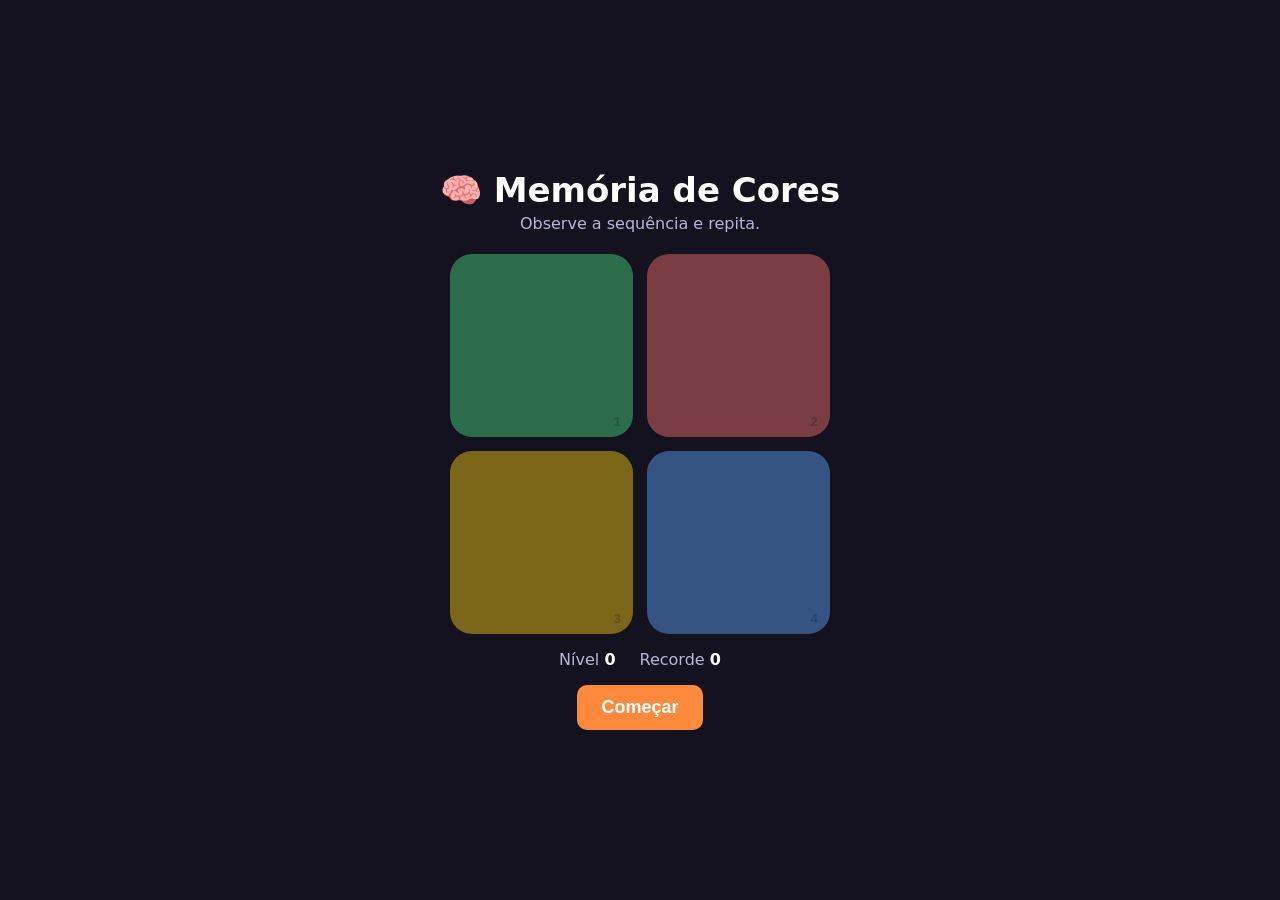
<file: games/memoria-cores/index.html>
<!doctype html>
<html lang="pt-BR">
<head>
<meta charset="utf-8">
<meta name="viewport" content="width=device-width, initial-scale=1">
<title>Memória de Cores</title>
<style>
  html, body { margin: 0; height: 100%; }
  body { background: #14121f; color: #fff; font-family: system-ui, sans-serif; display: grid; place-items: center; user-select: none; }
  .wrap { text-align: center; padding: 16px; }
  h1 { margin: 0 0 4px; font-size: clamp(22px, 5vmin, 34px); }
  #msg { color: #b9b6dd; min-height: 1.5em; margin: 0 0 16px; }
  .board { display: grid; grid-template-columns: 1fr 1fr; gap: 14px; width: min(70vmin, 380px); aspect-ratio: 1; margin: 0 auto; }
  .pad { border: 0; border-radius: 22px; cursor: pointer; opacity: .45; transition: opacity .1s, transform .1s; position: relative; }
  .pad span { position: absolute; bottom: 8px; right: 12px; font-weight: 700; opacity: .6; }
  .pad.on { opacity: 1; transform: scale(1.04); box-shadow: 0 0 40px currentColor; }
  .p0 { background: #4ade80; color: #4ade80; } .p1 { background: #f87171; color: #f87171; }
  .p2 { background: #facc15; color: #facc15; } .p3 { background: #60a5fa; color: #60a5fa; }
  .pad span { color: #0006; }
  .board.locked .pad { cursor: default; }
  .stats { margin-top: 16px; display: flex; gap: 24px; justify-content: center; color: #b9b6dd; }
  .stats b { color: #fff; }
  #go { margin-top: 16px; background: #ff8a3d; color: #fff; border: 0; border-radius: 10px; padding: 12px 24px; font-size: 18px; font-weight: 700; cursor: pointer; }
</style>
</head>
<body>
<div class="wrap">
  <h1>🧠 Memória de Cores</h1>
  <p id="msg">Observe a sequência e repita.</p>
  <div class="board locked" id="board">
    <button class="pad p0" data-i="0"><span>1</span></button>
    <button class="pad p1" data-i="1"><span>2</span></button>
    <button class="pad p2" data-i="2"><span>3</span></button>
    <button class="pad p3" data-i="3"><span>4</span></button>
  </div>
  <div class="stats"><div>Nível <b id="lvl">0</b></div><div>Recorde <b id="best">0</b></div></div>
  <button id="go">Começar</button>
</div>
<script>
const pads = [...document.querySelectorAll('.pad')];
const board = document.getElementById('board'), msg = document.getElementById('msg');
const go = document.getElementById('go'), lvlEl = document.getElementById('lvl'), bestEl = document.getElementById('best');
const freqs = [329.6, 261.6, 392.0, 196.0];
let seq = [], pos = 0, accepting = false, actx, best = 0;
try { best = +localStorage.getItem('memoria-best') || 0; } catch (e) {}
bestEl.textContent = best;

function tone(f, ms) {
  try {
    actx = actx || new (window.AudioContext || window.webkitAudioContext)();
    const o = actx.createOscillator(), g = actx.createGain();
    o.type = 'triangle'; o.frequency.value = f;
    g.gain.setValueAtTime(.2, actx.currentTime);
    g.gain.exponentialRampToValueAtTime(.001, actx.currentTime + ms / 1000);
    o.connect(g).connect(actx.destination); o.start(); o.stop(actx.currentTime + ms / 1000);
  } catch (e) {}
}
const sleep = ms => new Promise(r => setTimeout(r, ms));

async function flash(i, ms) {
  pads[i].classList.add('on'); tone(freqs[i], ms);
  await sleep(ms); pads[i].classList.remove('on');
}

async function playSeq() {
  accepting = false; board.classList.add('locked');
  msg.textContent = 'Observe...';
  await sleep(600);
  const speed = Math.max(220, 520 - seq.length * 20);
  for (const i of seq) { await flash(i, speed); await sleep(speed * .4); }
  pos = 0; accepting = true; board.classList.remove('locked');
  msg.textContent = 'Sua vez!';
}

function next() {
  seq.push(Math.floor(Math.random() * 4));
  lvlEl.textContent = seq.length;
  playSeq();
}

function press(i) {
  if (!accepting) return;
  flash(i, 200);
  if (i !== seq[pos]) {
    accepting = false; board.classList.add('locked');
    tone(110, 500);
    const score = seq.length - 1;
    if (score > best) { best = score; bestEl.textContent = best; try { localStorage.setItem('memoria-best', best); } catch (e) {} }
    msg.textContent = `Errou! Você chegou ao nível ${score}.`;
    go.textContent = 'Jogar de novo'; go.style.display = '';
    return;
  }
  pos++;
  if (pos === seq.length) { accepting = false; msg.textContent = 'Boa! ✨'; setTimeout(next, 500); }
}

pads.forEach(p => p.addEventListener('pointerdown', () => press(+p.dataset.i)));
addEventListener('keydown', e => { const n = +e.key; if (n >= 1 && n <= 4) press(n - 1); });
go.onclick = () => { seq = []; go.style.display = 'none'; next(); };
</script>
</body>
</html>
</file>
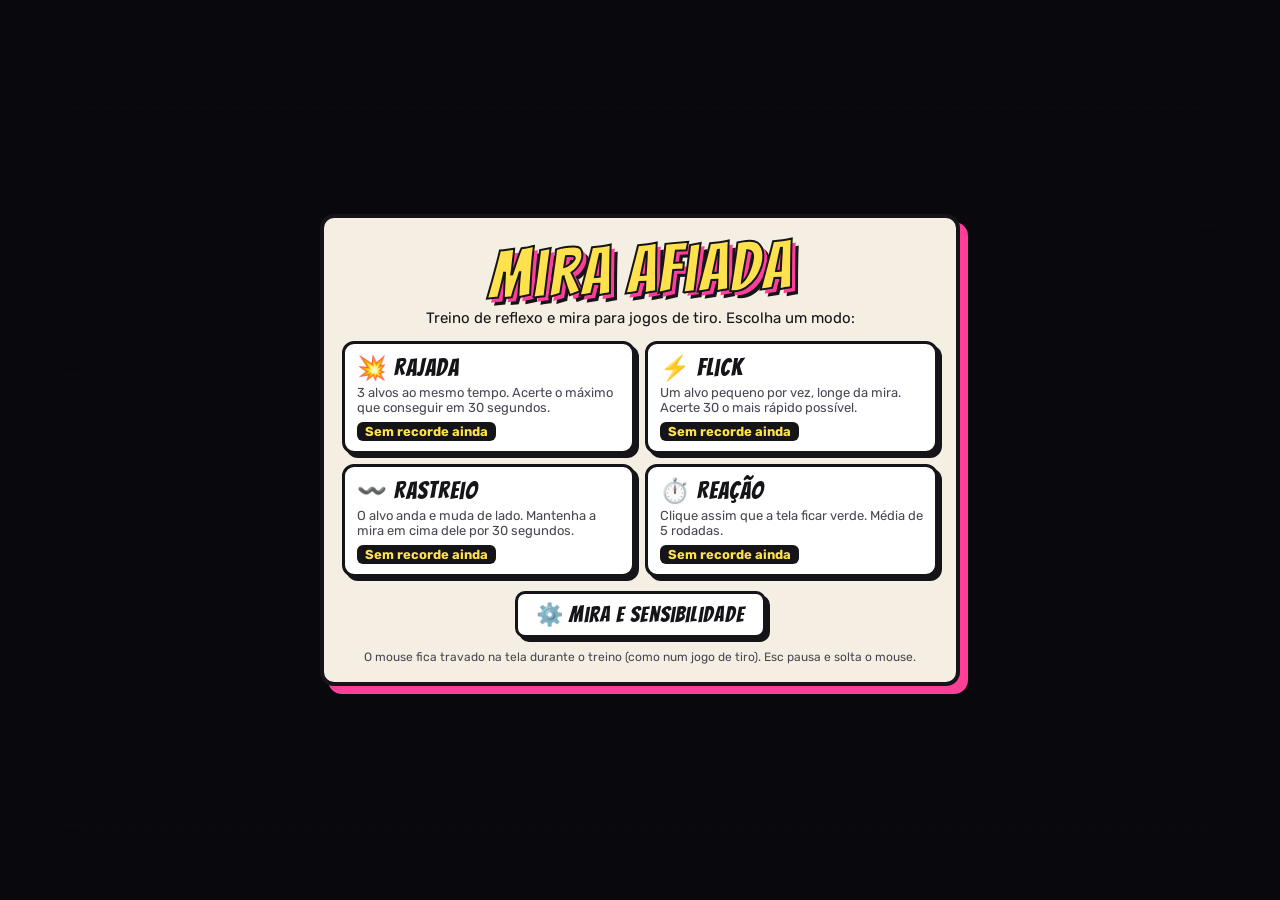
<file: games/mira-afiada/index.html>
<!doctype html>
<html lang="pt-BR">
<head>
<meta charset="utf-8">
<meta name="viewport" content="width=device-width, initial-scale=1, maximum-scale=1, user-scalable=no">
<title>Mira Afiada</title>
<link rel="preconnect" href="https://fonts.googleapis.com">
<link rel="preconnect" href="https://fonts.gstatic.com" crossorigin>
<link rel="stylesheet" href="https://fonts.googleapis.com/css2?family=Bangers&family=Rubik:wght@400;600;700&display=swap">
<style>
  :root { --pink:#ff3e9a; --yellow:#ffe14d; --cyan:#2ee6d6; --green:#45ff2e; --ink:#151418; --paper:#f4efe2; --red:#ff3e5f; }
  * { box-sizing: border-box; }
  html, body { margin: 0; height: 100%; overflow: hidden; background: #0b0a0f; color: #fff; font-family: Rubik, system-ui, sans-serif;
    user-select: none; -webkit-user-select: none; -webkit-tap-highlight-color: transparent; }
  canvas#cv { display: block; width: 100%; height: 100%; touch-action: none; cursor: none; }

  .hud { position: absolute; inset: 0 0 auto 0; display: flex; justify-content: center; gap: 10px; padding: 10px; pointer-events: none; flex-wrap: wrap; }
  body:not(.playing) .hud { display: none; }
  .box { background: rgba(21,20,24,.78); border: 2px solid #2d2a35; border-radius: 10px; padding: 4px 12px; text-align: center; min-width: 78px; }
  .box small { display: block; font-size: 11px; color: #a9a3b8; text-transform: uppercase; letter-spacing: 1px; }
  .box b { font: 400 26px/1.1 Bangers, Impact, sans-serif; letter-spacing: 1px; }
  .ico { position: absolute; top: 10px; right: 10px; pointer-events: auto; width: 40px; height: 40px; border-radius: 10px; border: 2px solid #2d2a35;
    background: rgba(21,20,24,.85); color: #fff; font-size: 18px; cursor: pointer; }

  .screen { position: absolute; inset: 0; display: flex; align-items: center; justify-content: center; padding: 14px; background: rgba(8,7,12,.86); overflow: auto; cursor: default; }
  .screen[hidden] { display: none; }
  .panel { width: 100%; max-width: 640px; max-height: 100%; overflow: auto; background: var(--paper); color: var(--ink); border: 4px solid var(--ink);
    border-radius: 14px; box-shadow: 8px 8px 0 var(--pink); padding: 18px; text-align: center; }
  h1, h2 { font-family: Bangers, Impact, sans-serif; font-weight: 400; letter-spacing: 2px; margin: 0; }
  h1 { font-size: clamp(46px, 11vw, 68px); line-height: .9; color: var(--yellow); -webkit-text-stroke: 2px var(--ink);
    text-shadow: 4px 4px 0 var(--pink), 7px 7px 0 var(--ink); transform: rotate(-2deg); margin: 4px 0 8px; }
  h2 { font-size: 36px; color: var(--pink); -webkit-text-stroke: 1px var(--ink); text-shadow: 3px 3px 0 var(--ink); }
  .sub { margin: 0 0 14px; font-size: 15px; }
  .modes { display: grid; grid-template-columns: repeat(2, minmax(0, 1fr)); gap: 10px; text-align: left; }
  .mode { border: 3px solid var(--ink); border-radius: 12px; background: #fff; padding: 10px 12px; cursor: pointer; box-shadow: 4px 4px 0 var(--ink);
    display: flex; flex-direction: column; gap: 3px; font: inherit; color: inherit; text-align: left; transition: transform .1s; }
  .mode:hover { transform: translate(-2px, -2px); box-shadow: 6px 6px 0 var(--ink); }
  .mode .t { font: 400 24px Bangers, Impact, sans-serif; letter-spacing: 1px; }
  .mode .d { font-size: 13px; color: #4a4652; }
  .mode .r { margin-top: 4px; font-size: 13px; font-weight: 700; background: var(--ink); color: var(--yellow); border-radius: 6px; padding: 2px 8px; align-self: flex-start; }
  .btns { display: flex; gap: 10px; justify-content: center; flex-wrap: wrap; margin-top: 14px; }
  button.b { font: 400 22px Bangers, Impact, sans-serif; letter-spacing: 1px; border: 3px solid var(--ink); border-radius: 10px; padding: 8px 18px;
    background: var(--yellow); color: var(--ink); box-shadow: 4px 4px 0 var(--ink); cursor: pointer; }
  button.b.pink { background: var(--pink); color: #fff; }
  button.b.ghost { background: #fff; }
  button.b:active { transform: translate(2px, 2px); box-shadow: 2px 2px 0 var(--ink); }
  .note { font-size: 12px; color: #4a4652; margin: 12px 0 0; }

  .stats { display: grid; grid-template-columns: repeat(auto-fit, minmax(120px, 1fr)); gap: 8px; margin: 12px 0; }
  .stat { background: var(--ink); color: #fff; border-radius: 10px; padding: 8px; }
  .stat small { display: block; font-size: 11px; color: #a9a3b8; text-transform: uppercase; letter-spacing: 1px; }
  .stat b { font: 400 30px Bangers, Impact, sans-serif; letter-spacing: 1px; color: var(--yellow); }
  .rank { display: inline-block; font: 400 30px Bangers, Impact, sans-serif; letter-spacing: 1px; padding: 2px 14px; border-radius: 8px; background: var(--cyan); border: 3px solid var(--ink); transform: rotate(-2deg); }
  .newrec { display: inline-block; background: var(--pink); color: #fff; padding: 3px 10px; border-radius: 6px; font-weight: 700; transform: rotate(-2deg); margin-left: 6px; }
  .tip { font-size: 14px; margin: 6px 0 0; }

  .cfg { display: grid; grid-template-columns: 1fr 150px; gap: 14px; text-align: left; align-items: start; }
  .cfg label { display: flex; flex-direction: column; gap: 3px; font-size: 14px; font-weight: 600; margin-bottom: 10px; }
  .cfg label.row { flex-direction: row; align-items: center; gap: 8px; }
  .cfg input[type=range] { width: 100%; accent-color: var(--pink); }
  .cfg output { font-weight: 400; color: #4a4652; }
  .swatches { display: flex; gap: 6px; flex-wrap: wrap; }
  .sw { width: 30px; height: 30px; border-radius: 8px; border: 3px solid var(--ink); cursor: pointer; }
  .sw.on { box-shadow: 0 0 0 3px var(--pink); }
  #prev { width: 150px; height: 150px; border-radius: 12px; border: 3px solid var(--ink); background: #1b1a22; }
  @media (max-width: 520px) {
    .modes { grid-template-columns: 1fr; }
    .cfg { grid-template-columns: 1fr; }
    #prev { justify-self: center; }
  }
</style>
</head>
<body>
<canvas id="cv"></canvas>

<div class="hud">
  <div class="box"><small id="h-l1">Tempo</small><b id="h-1">30</b></div>
  <div class="box"><small id="h-l2">Pontos</small><b id="h-2">0</b></div>
  <div class="box"><small id="h-l3">Precisão</small><b id="h-3">100%</b></div>
</div>
<button class="ico" id="pause" aria-label="Pausar" hidden>⏸</button>

<!-- Menu -->
<div class="screen" id="menu">
  <div class="panel">
    <h1>Mira Afiada</h1>
    <p class="sub">Treino de reflexo e mira para jogos de tiro. Escolha um modo:</p>
    <div class="modes" id="modes"></div>
    <div class="btns"><button class="b ghost" id="open-cfg">⚙️ Mira e sensibilidade</button></div>
    <p class="note" id="menu-note"></p>
  </div>
</div>

<!-- Configurações -->
<div class="screen" id="config" hidden>
  <div class="panel">
    <h2>Mira e sensibilidade</h2>
    <div class="cfg" style="margin-top:12px">
      <div>
        <label>Cor da mira<div class="swatches" id="swatches"></div></label>
        <label>Tamanho <output id="o-tam"></output><input type="range" id="c-tam" min="2" max="20" step="1"></label>
        <label>Espaço no meio <output id="o-gap"></output><input type="range" id="c-gap" min="0" max="12" step="1"></label>
        <label>Espessura <output id="o-esp"></output><input type="range" id="c-esp" min="1" max="6" step="1"></label>
        <label class="row"><input type="checkbox" id="c-ponto"> Ponto no centro</label>
        <label class="row only-mouse"><input type="checkbox" id="c-travar"> Travar o mouse na tela (estilo FPS)</label>
        <label class="only-mouse">Sensibilidade (com o mouse travado) <output id="o-sens"></output><input type="range" id="c-sens" min="0.2" max="3" step="0.05"></label>
        <label class="row"><input type="checkbox" id="c-som"> Som</label>
      </div>
      <canvas id="prev" width="300" height="300"></canvas>
    </div>
    <div class="btns"><button class="b" id="close-cfg">✔ Pronto</button></div>
  </div>
</div>

<!-- Resultado -->
<div class="screen" id="result" hidden>
  <div class="panel">
    <h2 id="r-title">Resultado</h2>
    <div style="margin-top:8px"><span class="rank" id="r-rank"></span><span id="r-new"></span></div>
    <div class="stats" id="r-stats"></div>
    <p class="tip" id="r-tip"></p>
    <div class="btns">
      <button class="b pink" id="again">↻ De novo</button>
      <button class="b ghost" id="to-menu">Outros modos</button>
    </div>
  </div>
</div>

<!-- Pausa -->
<div class="screen" id="paused" hidden>
  <div class="panel">
    <h2>Pausado</h2>
    <p class="sub" style="margin-top:8px">Clique em continuar para voltar a mirar.</p>
    <div class="btns">
      <button class="b pink" id="resume">▶ Continuar</button>
      <button class="b ghost" id="quit">Sair</button>
    </div>
  </div>
</div>

<script>
// © 2026 Fliperama. Jogo original.
const $ = id => document.getElementById(id);
const cv = $('cv'), ctx = cv.getContext('2d');
const rand = (a, b) => a + Math.random() * (b - a);
const touch = matchMedia('(pointer: coarse)').matches;
const S = {
  get(k, d) { try { const v = JSON.parse(localStorage.getItem('mira.' + k)); return v ?? d; } catch (e) { return d; } },
  set(k, v) { try { localStorage.setItem('mira.' + k, JSON.stringify(v)); } catch (e) {} }
};
const rec = S.get('recordes', {});
const cfg = Object.assign({ cor: '#45ff2e', tam: 8, gap: 3, esp: 2, ponto: false, travar: true, sens: 1, som: true }, S.get('config', {}));
const COLORS = ['#45ff2e', '#2ee6d6', '#ffe14d', '#ff3e9a', '#ffffff', '#ff7a1a'];

// ---------- Modos ----------
const MODES = {
  rajada:   { name: 'Rajada',   icon: '💥', desc: '3 alvos ao mesmo tempo. Acerte o máximo que conseguir em 30 segundos.', better: 'max',
              fmt: v => v + ' pts' },
  flick:    { name: 'Flick',    icon: '⚡', desc: 'Um alvo pequeno por vez, longe da mira. Acerte 30 o mais rápido possível.', better: 'min',
              fmt: v => v + ' ms/alvo' },
  rastreio: { name: 'Rastreio', icon: '〰️', desc: 'O alvo anda e muda de lado. Mantenha a mira em cima dele por 30 segundos.', better: 'max',
              fmt: v => v + '% no alvo' },
  reacao:   { name: 'Reação',   icon: '⏱️', desc: 'Clique assim que a tela ficar verde. Média de 5 rodadas.', better: 'min',
              fmt: v => v + ' ms' }
};
// Notas por modo: [limite, nome] do melhor para o pior
const GRADES = {
  rajada:   [[9500, 'Lendário'], [7800, 'Monstro'], [5800, 'Afiado'], [3800, 'Bom'], [0, 'Aquecendo']],
  flick:    [[450, 'Lendário'], [560, 'Monstro'], [700, 'Afiado'], [900, 'Bom'], [1e9, 'Aquecendo']],
  rastreio: [[80, 'Lendário'], [65, 'Monstro'], [50, 'Afiado'], [35, 'Bom'], [0, 'Aquecendo']],
  reacao:   [[180, 'Lendário'], [215, 'Monstro'], [250, 'Afiado'], [300, 'Bom'], [1e9, 'Aquecendo']]
};
function grade(mode, v) {
  const g = GRADES[mode], max = MODES[mode].better === 'max';
  return (g.find(([lim]) => max ? v >= lim : v <= lim) || g[g.length - 1])[1];
}
const TIPS = {
  rajada: 'Dica: não espere a mira parar. Mire já pensando no próximo alvo.',
  flick: 'Dica: faça um movimento rápido até perto do alvo e um ajuste pequeno no final.',
  rastreio: 'Dica: acompanhe com o braço, não com o pulso, e antecipe a troca de direção.',
  reacao: 'Dica: relaxe a mão e deixe o dedo já encostado no botão.'
};

// ---------- Som ----------
let AC = null;
function beep(f, d, type = 'square', vol = .05, to = 0) {
  if (!cfg.som) return;
  try {
    AC = AC || new (window.AudioContext || window.webkitAudioContext)();
    const t = AC.currentTime, o = AC.createOscillator(), g = AC.createGain();
    o.type = type; o.frequency.setValueAtTime(f, t); if (to) o.frequency.exponentialRampToValueAtTime(to, t + d);
    g.gain.setValueAtTime(vol, t); g.gain.exponentialRampToValueAtTime(.0001, t + d);
    o.connect(g).connect(AC.destination); o.start(t); o.stop(t + d + .02);
  } catch (e) {}
}
const sfx = { hit: () => beep(880, .07, 'square', .05, 1500), miss: () => beep(160, .06, 'triangle', .05, 110), tick: () => beep(660, .06, 'sine', .06), go: () => beep(990, .12, 'sine', .08) };

// ---------- Tela ----------
let W, H, U;
function resize() {
  const dpr = Math.min(2, devicePixelRatio || 1);
  W = innerWidth; H = innerHeight; U = Math.min(W, H);
  cv.width = W * dpr; cv.height = H * dpr; ctx.setTransform(dpr, 0, 0, dpr, 0, 0);
  cross.x = Math.min(cross.x || W / 2, W); cross.y = Math.min(cross.y || H / 2, H);
}
const cross = { x: 0, y: 0 };
addEventListener('resize', resize); resize(); cross.x = W / 2; cross.y = H / 2;

// ---------- Estado ----------
let state = 'menu', mode = 'rajada', G = null, time = 0, locked = false;
const arena = () => ({ x0: U * .08, y0: Math.max(70, U * .12), x1: W - U * .08, y1: H - U * .08 });

function newGame(m) {
  mode = m;
  G = { t: 0, count: m === 'reacao' ? 0 : 3, targets: [], fx: [], hits: 0, shots: 0, score: 0, times: [],
        onT: 0, total: 30, round: 0, phase: 'wait', goAt: 0, waitUntil: 0, msg: '', vel: { x: 0, y: 0 }, turnAt: 0, done: false };
  if (m === 'reacao') nextRound();
}
function radius() { return mode === 'flick' ? U * .024 : mode === 'rastreio' ? U * .045 : U * .036; }
function spawn(farFrom) {
  const a = arena(), r = radius();
  for (let tries = 0; tries < 60; tries++) {
    const x = rand(a.x0 + r, a.x1 - r), y = rand(a.y0 + r, a.y1 - r);
    if (G.targets.some(t => Math.hypot(t.x - x, t.y - y) < r * 3.2)) continue;
    if (farFrom && Math.hypot(farFrom.x - x, farFrom.y - y) < U * .28 && tries < 50) continue;
    return { x, y, r, born: time };
  }
  return { x: (a.x0 + a.x1) / 2, y: (a.y0 + a.y1) / 2, r, born: time };
}
function startPlay() {
  if (mode === 'rajada') { G.targets = [spawn(), spawn(), spawn()]; }
  if (mode === 'flick') { G.targets = [spawn(cross)]; }
  if (mode === 'rastreio') { const a = arena(); G.targets = [{ x: (a.x0 + a.x1) / 2, y: (a.y0 + a.y1) / 2, r: radius(), born: time }]; G.turnAt = 0; }
}
function nextRound() { G.phase = 'wait'; G.waitUntil = time + rand(1.3, 3.6); G.msg = ''; }

// ---------- Telas ----------
const screens = ['menu', 'config', 'result', 'paused'];
function show(id) { screens.forEach(s => $(s).hidden = s !== id); document.body.classList.toggle('playing', !id); $('pause').hidden = !!id; }
function renderMenu() {
  $('modes').innerHTML = Object.entries(MODES).map(([id, m]) =>
    `<button class="mode" data-mode="${id}"><span class="t">${m.icon} ${m.name}</span><span class="d">${m.desc}</span>
     <span class="r">${rec[id] != null ? '🏆 ' + m.fmt(rec[id]) : 'Sem recorde ainda'}</span></button>`).join('');
  $('menu-note').textContent = touch
    ? 'No celular, toque nos alvos. Para treinar de verdade a mira do jogo, use mouse no computador.'
    : cfg.travar ? 'O mouse fica travado na tela durante o treino (como num jogo de tiro). Esc pausa e solta o mouse.'
                 : 'Esc ou P pausa o treino.';
}
function toMenu() { state = 'menu'; G = null; exitLock(); renderMenu(); show('menu'); }
function start(m) {
  newGame(m); state = 'play'; show(null);
  if (AC && AC.state === 'suspended') AC.resume();
  if (m !== 'reacao') { cross.x = W / 2; cross.y = H / 2; }
  requestLock();
}
function requestLock() { if (cfg.travar && !touch && cv.requestPointerLock) { try { const p = cv.requestPointerLock(); if (p && p.catch) p.catch(() => {}); } catch (e) {} } }
function exitLock() { if (document.pointerLockElement) document.exitPointerLock(); }
document.addEventListener('pointerlockchange', () => {
  locked = document.pointerLockElement === cv;
  if (!locked && state === 'play' && !G.done && cfg.travar && !touch) pause();
});
function pause() { if (state !== 'play') return; state = 'pause'; show('paused'); exitLock(); }
function resume() { state = 'play'; show(null); requestLock(); }

function finish() {
  G.done = true; state = 'result'; exitLock();
  let val, stats;
  const acc = G.shots ? Math.round(G.hits / G.shots * 100) : 0;
  if (mode === 'rajada') {
    val = G.score;
    stats = [['Pontos', G.score], ['Acertos', G.hits], ['Precisão', acc + '%'], ['Alvos/s', (G.hits / 30).toFixed(1)]];
  } else if (mode === 'flick') {
    val = Math.round(G.times.reduce((a, b) => a + b, 0) / G.times.length);
    stats = [['Média por alvo', val + ' ms'], ['Mais rápido', Math.round(Math.min(...G.times)) + ' ms'], ['Precisão', acc + '%'], ['Tempo total', (G.times.reduce((a, b) => a + b, 0) / 1000).toFixed(1) + ' s']];
  } else if (mode === 'rastreio') {
    val = Math.round(G.onT / G.total * 100);
    stats = [['No alvo', val + '%'], ['Segundos no alvo', G.onT.toFixed(1) + ' s']];
  } else {
    val = Math.round(G.times.reduce((a, b) => a + b, 0) / G.times.length);
    stats = [['Média', val + ' ms'], ['Melhor', Math.round(Math.min(...G.times)) + ' ms'], ['Pior', Math.round(Math.max(...G.times)) + ' ms']];
  }
  const m = MODES[mode], prev = rec[mode];
  const isRec = prev == null || (m.better === 'max' ? val > prev : val < prev);
  if (isRec && (mode !== 'rajada' || val > 0)) { rec[mode] = val; S.set('recordes', rec); }
  $('r-title').textContent = m.icon + ' ' + m.name;
  $('r-rank').textContent = grade(mode, val);
  $('r-new').innerHTML = isRec ? '<span class="newrec">🏆 Novo recorde!</span>' : '';
  $('r-stats').innerHTML = stats.map(([k, v]) => `<div class="stat"><small>${k}</small><b>${v}</b></div>`).join('')
    + (!isRec ? `<div class="stat"><small>Seu recorde</small><b>${m.fmt(prev)}</b></div>` : '');
  $('r-tip').textContent = TIPS[mode];
  show('result');
}

// ---------- Tiro ----------
function shoot() {
  if (state !== 'play' || G.done) return;
  if (mode === 'reacao') {
    if (G.phase === 'wait') { G.phase = 'early'; G.msg = 'Cedo demais!'; sfx.miss(); G.waitUntil = time + 1.1; return; }
    if (G.phase === 'go') {
      const ms = (performance.now() - G.goAt);
      G.times.push(ms); G.msg = Math.round(ms) + ' ms'; G.phase = 'show'; G.waitUntil = time + 1.1; sfx.hit(); G.round++;
    }
    return;
  }
  if (G.count > 0 || mode === 'rastreio') return;
  G.shots++;
  const i = G.targets.findIndex(t => Math.hypot(t.x - cross.x, t.y - cross.y) <= t.r);
  if (i < 0) { sfx.miss(); G.fx.push({ k: 'miss', x: cross.x, y: cross.y, t: time }); if (mode === 'rajada') G.score = Math.max(0, G.score - 50); return; }
  const t = G.targets[i];
  G.hits++; sfx.hit();
  G.fx.push({ k: 'hit', x: t.x, y: t.y, r: t.r, t: time });
  if (mode === 'rajada') {
    const fast = Math.max(0, 1 - (time - t.born) / 1.2);
    const pts = 100 + Math.round(fast * 50);
    G.score += pts; G.fx.push({ k: 'txt', x: t.x, y: t.y - t.r, t: time, txt: '+' + pts });
    G.targets.splice(i, 1, spawn());
  } else if (mode === 'flick') {
    G.times.push((time - t.born) * 1000);
    if (G.times.length >= 30) return finish();
    G.targets = [spawn(cross)];
  }
}

// ---------- Entrada ----------
cv.addEventListener('pointerdown', e => {
  if (e.pointerType === 'mouse' && e.button !== 0) return;
  if (!locked) { cross.x = e.clientX; cross.y = e.clientY; }
  if (state === 'play' && cfg.travar && !touch && !locked && e.pointerType === 'mouse') { requestLock(); }
  shoot();
});
cv.addEventListener('contextmenu', e => e.preventDefault());
document.addEventListener('pointermove', e => {
  if (locked) {
    cross.x = Math.max(0, Math.min(W, cross.x + e.movementX * cfg.sens));
    cross.y = Math.max(0, Math.min(H, cross.y + e.movementY * cfg.sens));
  } else if (e.target === cv) { cross.x = e.clientX; cross.y = e.clientY; }
});
addEventListener('keydown', e => {
  const k = e.key.toLowerCase();
  if ((k === 'p' || k === 'escape') && state === 'play') pause();
  else if (k === 'enter' && state === 'result') start(mode);
});
document.addEventListener('visibilitychange', () => { if (document.hidden) pause(); });

$('modes').addEventListener('click', e => { const b = e.target.closest('[data-mode]'); if (b) start(b.dataset.mode); });
$('again').onclick = () => start(mode);
$('to-menu').onclick = toMenu; $('quit').onclick = toMenu;
$('resume').onclick = resume; $('pause').onclick = pause;

// ---------- Configurações ----------
function renderCfg() {
  $('swatches').innerHTML = COLORS.map(c => `<span class="sw${c === cfg.cor ? ' on' : ''}" data-c="${c}" style="background:${c}" role="button" aria-label="Cor ${c}"></span>`).join('');
  for (const k of ['tam', 'gap', 'esp', 'sens']) { $('c-' + k).value = cfg[k]; $('o-' + k).textContent = k === 'sens' ? (+cfg[k]).toFixed(2) + '×' : cfg[k]; }
  $('c-ponto').checked = cfg.ponto; $('c-travar').checked = cfg.travar; $('c-som').checked = cfg.som;
  document.querySelectorAll('.only-mouse').forEach(el => el.hidden = touch);
  const p = $('prev').getContext('2d');
  p.clearRect(0, 0, 300, 300);
  p.fillStyle = '#1b1a22'; p.fillRect(0, 0, 300, 300);
  p.fillStyle = '#2a2833'; for (let i = 0; i < 300; i += 30) { p.fillRect(i, 0, 1, 300); p.fillRect(0, i, 300, 1); }
  p.save(); p.scale(2, 2); drawCross(p, 75, 75); p.restore();
}
$('swatches').addEventListener('click', e => { const s = e.target.closest('[data-c]'); if (s) { cfg.cor = s.dataset.c; save(); } });
for (const k of ['tam', 'gap', 'esp', 'sens']) $('c-' + k).addEventListener('input', e => { cfg[k] = +e.target.value; save(); });
for (const k of ['ponto', 'travar', 'som']) $('c-' + k).addEventListener('change', e => { cfg[k] = e.target.checked; save(); });
function save() { S.set('config', cfg); renderCfg(); }
$('open-cfg').onclick = () => { renderCfg(); show('config'); };
$('close-cfg').onclick = () => { renderMenu(); show('menu'); };

// ---------- Desenho ----------
function drawCross(c, x, y) {
  const g = cfg.gap, s = cfg.tam, w = cfg.esp;
  const bars = [[x - g - s, y - w / 2, s, w], [x + g, y - w / 2, s, w], [x - w / 2, y - g - s, w, s], [x - w / 2, y + g, w, s]];
  c.fillStyle = 'rgba(0,0,0,.85)';
  for (const [bx, by, bw, bh] of bars) c.fillRect(bx - 1, by - 1, bw + 2, bh + 2);
  if (cfg.ponto) c.fillRect(x - w / 2 - 1, y - w / 2 - 1, w + 2, w + 2);
  c.fillStyle = cfg.cor;
  for (const [bx, by, bw, bh] of bars) c.fillRect(bx, by, bw, bh);
  if (cfg.ponto) c.fillRect(x - w / 2, y - w / 2, w, w);
}
function drawTarget(t, glow) {
  const k = Math.min(1, (time - t.born) / .09), r = t.r * (0.6 + 0.4 * k);
  if (glow) { ctx.fillStyle = 'rgba(69,255,46,.22)'; ctx.beginPath(); ctx.arc(t.x, t.y, r * 1.5, 0, 7); ctx.fill(); }
  ctx.fillStyle = '#151418'; ctx.beginPath(); ctx.arc(t.x, t.y, r + 2, 0, 7); ctx.fill();
  ctx.fillStyle = glow ? '#45ff2e' : '#ff3e5f'; ctx.beginPath(); ctx.arc(t.x, t.y, r, 0, 7); ctx.fill();
  ctx.fillStyle = '#f4efe2'; ctx.beginPath(); ctx.arc(t.x, t.y, r * .66, 0, 7); ctx.fill();
  ctx.fillStyle = glow ? '#45ff2e' : '#ff3e5f'; ctx.beginPath(); ctx.arc(t.x, t.y, r * .36, 0, 7); ctx.fill();
}
function bg() {
  ctx.fillStyle = '#0f0e14'; ctx.fillRect(0, 0, W, H);
  const step = Math.max(40, U / 12);
  ctx.strokeStyle = 'rgba(255,255,255,.045)'; ctx.lineWidth = 1; ctx.beginPath();
  for (let x = (W / 2) % step; x < W; x += step) { ctx.moveTo(x, 0); ctx.lineTo(x, H); }
  for (let y = (H / 2) % step; y < H; y += step) { ctx.moveTo(0, y); ctx.lineTo(W, y); }
  ctx.stroke();
  const a = arena();
  ctx.strokeStyle = 'rgba(255,62,154,.25)'; ctx.setLineDash([8, 8]); ctx.strokeRect(a.x0, a.y0, a.x1 - a.x0, a.y1 - a.y0); ctx.setLineDash([]);
}

function update(dt) {
  if (state !== 'play' || !G || G.done) return;
  if (mode === 'reacao') {
    if ((G.phase === 'wait') && time >= G.waitUntil) { G.phase = 'go'; G.goAt = performance.now(); sfx.go(); }
    else if ((G.phase === 'early' || G.phase === 'show') && time >= G.waitUntil) {
      if (G.round >= 5) return finish();
      nextRound();
    }
    return;
  }
  if (G.count > 0) {
    const before = Math.ceil(G.count); G.count -= dt;
    if (Math.ceil(G.count) !== before && G.count > 0) sfx.tick();
    if (G.count <= 0) { G.count = 0; sfx.go(); startPlay(); }
    return;
  }
  G.t += dt;
  if (mode === 'rajada' || mode === 'rastreio') { if (G.t >= G.total) return finish(); }
  if (mode === 'rastreio') {
    const t = G.targets[0], a = arena();
    if (time >= G.turnAt) {
      const sp = U * rand(.22, .5) * (1 + G.t / 60), ang = Math.random() < .55 ? (Math.random() < .5 ? 0 : Math.PI) + rand(-.35, .35) : rand(0, Math.PI * 2);
      G.vel = { x: Math.cos(ang) * sp, y: Math.sin(ang) * sp * .7 }; G.turnAt = time + rand(.35, 1.1);
    }
    t.x += G.vel.x * dt; t.y += G.vel.y * dt;
    if (t.x < a.x0 + t.r || t.x > a.x1 - t.r) { G.vel.x *= -1; t.x = Math.max(a.x0 + t.r, Math.min(a.x1 - t.r, t.x)); }
    if (t.y < a.y0 + t.r || t.y > a.y1 - t.r) { G.vel.y *= -1; t.y = Math.max(a.y0 + t.r, Math.min(a.y1 - t.r, t.y)); }
    t.on = Math.hypot(t.x - cross.x, t.y - cross.y) <= t.r;
    if (t.on) G.onT += dt;
  }
}

function draw() {
  if (mode === 'reacao' && state === 'play' && G) {
    const go = G.phase === 'go', early = G.phase === 'early';
    ctx.fillStyle = go ? '#1fbf4a' : early ? '#5a1020' : G.phase === 'show' ? '#1b2a4a' : '#3a0f1c';
    ctx.fillRect(0, 0, W, H);
    ctx.textAlign = 'center'; ctx.textBaseline = 'middle'; ctx.fillStyle = '#fff';
    ctx.font = `${Math.round(U * .11)}px Bangers, Impact, sans-serif`;
    ctx.fillText(go ? 'CLIQUE!' : G.msg || 'Espere o verde...', W / 2, H / 2);
    ctx.font = `${Math.round(U * .035)}px Rubik, sans-serif`;
    ctx.fillText(`Rodada ${Math.min(G.round + 1, 5)} de 5`, W / 2, H / 2 + U * .1);
    hud(); return;
  }
  bg();
  if (G && state !== 'menu') {
    for (const t of G.targets) drawTarget(t, mode === 'rastreio' && t.on);
    // efeitos
    G.fx = G.fx.filter(f => time - f.t < .45);
    for (const f of G.fx) {
      const k = (time - f.t) / .45;
      if (f.k === 'hit') { ctx.strokeStyle = `rgba(255,225,77,${1 - k})`; ctx.lineWidth = 3; ctx.beginPath(); ctx.arc(f.x, f.y, f.r * (1 + k * 1.2), 0, 7); ctx.stroke(); }
      else if (f.k === 'miss') { ctx.strokeStyle = `rgba(255,62,95,${1 - k})`; ctx.lineWidth = 2; ctx.beginPath(); ctx.moveTo(f.x - 6, f.y - 6); ctx.lineTo(f.x + 6, f.y + 6); ctx.moveTo(f.x + 6, f.y - 6); ctx.lineTo(f.x - 6, f.y + 6); ctx.stroke(); }
      else if (f.k === 'txt') { ctx.fillStyle = `rgba(255,225,77,${1 - k})`; ctx.font = `${Math.round(U * .03)}px Bangers, Impact, sans-serif`; ctx.textAlign = 'center'; ctx.fillText(f.txt, f.x, f.y - k * 30); }
    }
    if (G.count > 0) {
      ctx.textAlign = 'center'; ctx.textBaseline = 'middle'; ctx.fillStyle = '#ffe14d';
      ctx.font = `${Math.round(U * .2)}px Bangers, Impact, sans-serif`;
      ctx.fillText(Math.ceil(G.count), W / 2, H / 2);
    }
  }
  if (state === 'play' || state === 'pause') drawCross(ctx, cross.x, cross.y);
  hud();
}

function hud() {
  if (state !== 'play' || !G) return;
  const acc = G.shots ? Math.round(G.hits / G.shots * 100) + '%' : '—';
  let v;
  if (mode === 'rajada') v = [['Tempo', Math.ceil(Math.max(0, G.total - G.t))], ['Pontos', G.score], ['Precisão', acc]];
  else if (mode === 'flick') v = [['Alvos', `${G.times.length}/30`], ['Média', G.times.length ? Math.round(G.times.reduce((a, b) => a + b, 0) / G.times.length) + 'ms' : '—'], ['Precisão', acc]];
  else if (mode === 'rastreio') v = [['Tempo', Math.ceil(Math.max(0, G.total - G.t))], ['No alvo', (G.t ? Math.round(G.onT / G.t * 100) : 0) + '%'], ['Segundos', G.onT.toFixed(1)]];
  else v = [['Rodada', `${Math.min(G.round + 1, 5)}/5`], ['Última', G.times.length ? Math.round(G.times[G.times.length - 1]) + 'ms' : '—'], ['Média', G.times.length ? Math.round(G.times.reduce((a, b) => a + b, 0) / G.times.length) + 'ms' : '—']];
  v.forEach(([l, x], i) => { $('h-l' + (i + 1)).textContent = l; $('h-' + (i + 1)).textContent = x; });
}

let last = performance.now();
function frame(now) {
  const dt = Math.min(.05, (now - last) / 1000); last = now; time += dt;
  update(dt); draw();
  requestAnimationFrame(frame);
}
renderMenu(); show('menu');
requestAnimationFrame(frame);
</script>
</body>
</html>
</file>
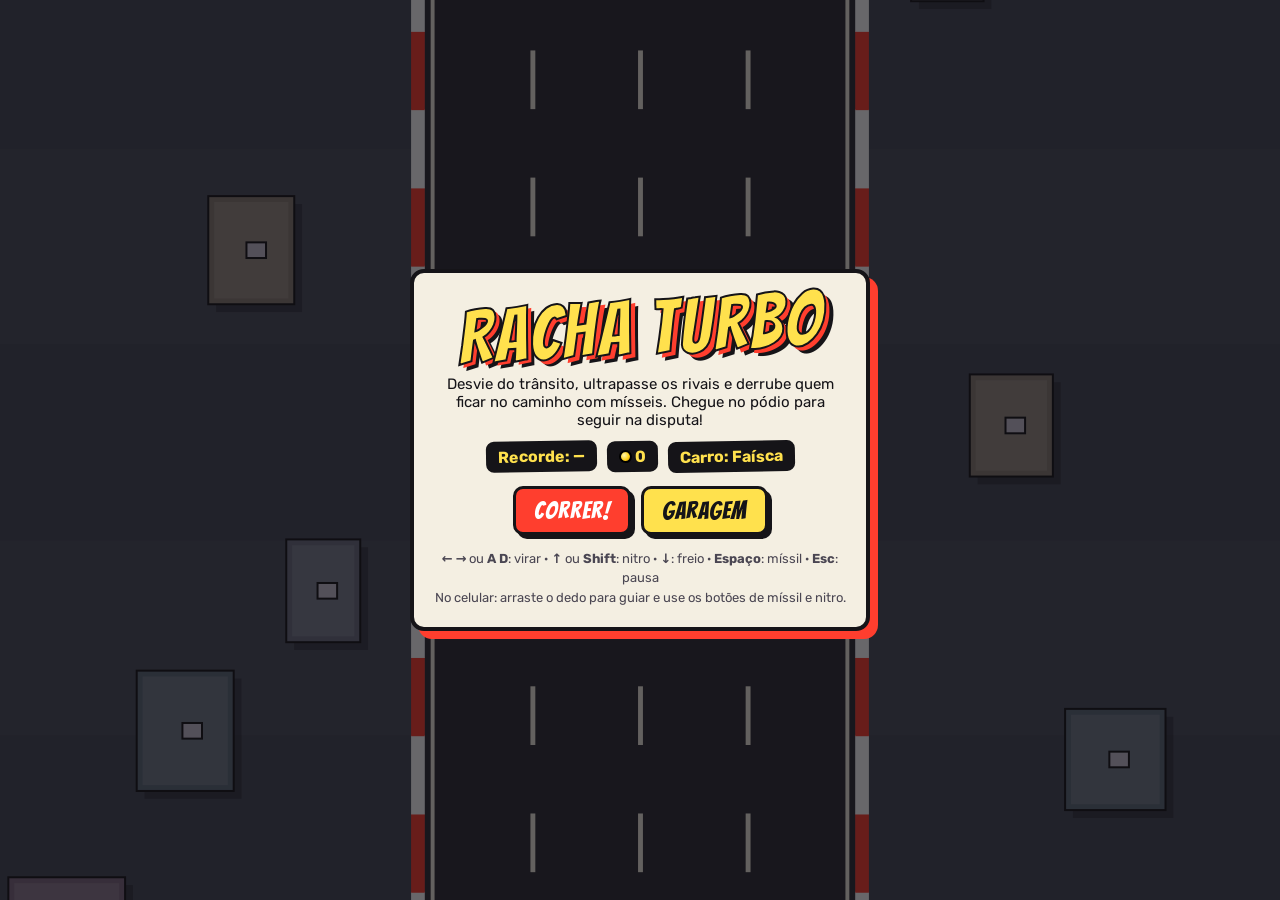
<file: games/racha-turbo/index.html>
<!doctype html>
<html lang="pt-BR">
<head>
<meta charset="utf-8">
<meta name="viewport" content="width=device-width, initial-scale=1, maximum-scale=1, user-scalable=no">
<title>Racha Turbo</title>
<link rel="preconnect" href="https://fonts.googleapis.com">
<link rel="preconnect" href="https://fonts.gstatic.com" crossorigin>
<link rel="stylesheet" href="https://fonts.googleapis.com/css2?family=Bangers&family=Rubik:wght@400;700&display=swap">
<style>
  :root { --red:#ff3e2e; --yellow:#ffe14d; --cyan:#2ee6d6; --pink:#ff3e9a; --ink:#151418; --paper:#f4efe2; }
  * { box-sizing: border-box; }
  html, body { margin: 0; height: 100%; background: #151418; overflow: hidden; font-family: Rubik, system-ui, sans-serif; color: #fff;
    user-select: none; -webkit-user-select: none; -webkit-tap-highlight-color: transparent; }
  canvas#cv { display: block; width: 100%; height: 100%; touch-action: none; }

  .hud { position: absolute; inset: 0 0 auto 0; display: flex; justify-content: space-between; align-items: flex-start;
    padding: 10px 12px; pointer-events: none; font-family: Bangers, Impact, sans-serif; letter-spacing: 1px; }
  body:not(.playing) .hud, body:not(.playing) .ctrl { display: none; }
  .score { font-size: 34px; line-height: 1; text-shadow: 3px 3px 0 var(--red), 5px 5px 0 #000; }
  .info { font-size: 20px; margin-top: 4px; color: var(--yellow); text-shadow: 2px 2px 0 #000; }
  .info b { font-weight: 400; color: #fff; }
  .right { display: flex; align-items: center; gap: 10px; }
  .lives { font-size: 26px; color: var(--red); text-shadow: 2px 2px 0 #000; letter-spacing: 2px; font-family: Rubik, sans-serif; }
  .coins { font-size: 26px; color: var(--yellow); text-shadow: 2px 2px 0 #000; display: flex; align-items: center; gap: 5px; }
  .coin { display: inline-block; width: 18px; height: 18px; border-radius: 50%; background: radial-gradient(circle at 35% 35%, #fff7b0, #ffd21a 55%, #c98a00);
    border: 2px solid #000; }
  .ico { pointer-events: auto; width: 40px; height: 40px; border-radius: 10px; border: 3px solid var(--ink); background: var(--paper);
    font: 700 16px Rubik, sans-serif; box-shadow: 3px 3px 0 var(--ink); cursor: pointer; padding: 0; color: var(--ink); }

  .ctrl { position: absolute; right: 12px; bottom: 14px; display: flex; gap: 12px; }
  .act { position: relative; width: 74px; height: 74px; border-radius: 50%; border: 4px solid var(--ink); background: var(--paper); cursor: pointer;
    box-shadow: 4px 4px 0 var(--ink); padding: 0; font-size: 28px; touch-action: none; color: var(--ink); }
  .act:active, .act.on { transform: translate(2px,2px); box-shadow: 2px 2px 0 var(--ink); }
  .act b { position: absolute; right: -6px; top: -6px; min-width: 26px; height: 26px; border-radius: 13px; background: var(--red); color: #fff;
    border: 3px solid var(--ink); font: 700 14px/20px Rubik, sans-serif; }
  .act.off { opacity: .5; }
  .act i { position: absolute; left: 10px; right: 10px; bottom: 9px; height: 7px; border-radius: 4px; background: rgba(0,0,0,.2); overflow: hidden; }
  .act i b { position: static; display: block; height: 100%; width: 50%; min-width: 0; border: 0; border-radius: 0; background: var(--cyan); }
  .act small { position: absolute; left: 0; right: 0; top: -20px; font: 700 11px Rubik, sans-serif; color: #fff; text-shadow: 1px 1px 0 #000; }

  .screen { position: absolute; inset: 0; display: flex; align-items: center; justify-content: center; padding: 14px;
    background: rgba(12,10,16,.62); }
  .screen[hidden] { display: none; }
  .panel { background: var(--paper); color: var(--ink); border: 4px solid var(--ink); border-radius: 14px; box-shadow: 8px 8px 0 var(--red);
    padding: 18px 18px 20px; width: 100%; max-width: 460px; max-height: 100%; overflow: auto; text-align: center; }
  .panel.wide { max-width: 760px; }
  h1, h2 { font-family: Bangers, Impact, sans-serif; letter-spacing: 2px; margin: 0; font-weight: 400; }
  h1 { font-size: clamp(50px, 13vw, 76px); line-height: .9; color: var(--yellow); -webkit-text-stroke: 2px var(--ink);
    text-shadow: 4px 4px 0 var(--red), 7px 7px 0 var(--ink); transform: rotate(-3deg); margin: 4px 0 12px; }
  h2 { font-size: 40px; color: var(--red); -webkit-text-stroke: 1px var(--ink); text-shadow: 3px 3px 0 var(--ink); }
  .sub { margin: 0 0 12px; font-size: 15px; }
  .stats { display: flex; justify-content: center; gap: 10px; flex-wrap: wrap; margin: 10px 0 14px; }
  .stat { background: var(--ink); color: var(--yellow); border-radius: 8px; padding: 6px 12px; font-weight: 700; transform: rotate(-1deg); }
  .btns { display: flex; gap: 10px; justify-content: center; flex-wrap: wrap; }
  button.b { font-family: Bangers, Impact, sans-serif; font-size: 24px; letter-spacing: 1px; border: 3px solid var(--ink); border-radius: 10px;
    padding: 9px 18px; background: var(--yellow); color: var(--ink); box-shadow: 4px 4px 0 var(--ink); cursor: pointer; }
  button.b:active { transform: translate(2px,2px); box-shadow: 2px 2px 0 var(--ink); }
  button.b.red { background: var(--red); color: #fff; }
  button.b.ghost { background: #fff; }
  button.b.sm { font-size: 18px; padding: 6px 12px; white-space: nowrap; }
  button.b:disabled { opacity: .45; cursor: default; transform: none; }
  .keys { margin: 14px 0 0; font-size: 13px; color: #4a4652; line-height: 1.5; }
  .big { font-family: Bangers, Impact, sans-serif; font-size: 58px; line-height: 1; margin: 6px 0 0; }
  .tag { display: inline-block; background: var(--red); color: #fff; padding: 3px 10px; border-radius: 6px; font-weight: 700; transform: rotate(-3deg); margin: 6px 0; }
  .tag.ok { background: #2a9d4b; }
  .rows { margin: 10px auto 14px; max-width: 320px; text-align: left; font-size: 15px; }
  .rows div { display: flex; justify-content: space-between; border-bottom: 2px dashed #cfc7b4; padding: 5px 2px; }
  .rows b { font-weight: 700; }

  .cars { display: grid; grid-template-columns: repeat(auto-fill, minmax(200px, 1fr)); gap: 12px; margin: 12px 0 16px; text-align: left; }
  .car { border: 3px solid var(--ink); border-radius: 12px; background: #fff; padding: 10px; display: flex; gap: 10px; align-items: flex-start; }
  .car.sel { box-shadow: 0 0 0 4px var(--yellow) inset; background: #fffbe6; }
  .car canvas { flex: none; width: 54px; height: 96px; }
  .car .n { font-family: Bangers, Impact, sans-serif; font-size: 22px; letter-spacing: 1px; }
  .car p { margin: 0 0 6px; font-size: 12px; color: #4a4652; }
  .bar { display: flex; align-items: center; gap: 6px; font-size: 11px; font-weight: 700; margin: 2px 0; }
  .bar span { width: 62px; }
  .bar i { flex: 1; height: 7px; border-radius: 4px; background: #e2dccd; overflow: hidden; }
  .bar i b { display: block; height: 100%; background: var(--red); }
  .car .hearts { color: var(--red); font-size: 13px; margin: 3px 0 7px; }
  .car .cb { flex: 1; min-width: 0; }

  @media (hover: hover) and (pointer: fine) { .act { width: 64px; height: 64px; font-size: 24px; } }
</style>
</head>
<body>
<canvas id="cv"></canvas>

<div class="hud">
  <div>
    <div class="score" id="hScore">0</div>
    <div class="info" id="hInfo"></div>
  </div>
  <div class="right">
    <div class="lives" id="hLives"></div>
    <div class="coins"><span class="coin"></span><span id="hCoins">0</span></div>
    <button class="ico" id="bPause" aria-label="Pausar">II</button>
  </div>
</div>

<div class="ctrl">
  <button class="act" id="bMissil" aria-label="Míssil"><small>Míssil</small>🚀<b id="hAmmo">0</b></button>
  <button class="act" id="bNitro" aria-label="Nitro"><small>Nitro</small>⚡<i><b id="hNitro"></b></i></button>
</div>

<div class="screen" id="menu">
  <div class="panel">
    <h1>Racha Turbo</h1>
    <p class="sub">Desvie do trânsito, ultrapasse os rivais e derrube quem ficar no caminho com mísseis. Chegue no pódio para seguir na disputa!</p>
    <div class="stats">
      <span class="stat" id="mRec">Recorde: —</span>
      <span class="stat"><span class="coin" style="width:13px;height:13px;vertical-align:-1px"></span> <span id="mCoins">0</span></span>
      <span class="stat" id="mCar"></span>
    </div>
    <div class="btns">
      <button class="b red" id="bStart">Correr!</button>
      <button class="b" data-go="garage">Garagem</button>
    </div>
    <p class="keys" id="mKeys">
      <b>← →</b> ou <b>A D</b>: virar · <b>↑</b> ou <b>Shift</b>: nitro · <b>↓</b>: freio · <b>Espaço</b>: míssil · <b>Esc</b>: pausa<br>
      No celular: arraste o dedo para guiar e use os botões de míssil e nitro.
    </p>
  </div>
</div>

<div class="screen" id="garage" hidden>
  <div class="panel wide">
    <h2>Garagem</h2>
    <p class="sub">Você tem <span class="coin" style="width:13px;height:13px;vertical-align:-1px"></span> <b id="gCoins">0</b> moedas. Junte mais na pista e pelos prêmios de chegada.</p>
    <div class="cars" id="cars"></div>
    <div class="btns"><button class="b" data-go="menu">Voltar</button></div>
  </div>
</div>

<div class="screen" id="result" hidden>
  <div class="panel">
    <h2 id="rTitle"></h2>
    <div id="rTag"></div>
    <div class="rows" id="rRows"></div>
    <div class="btns"><button class="b red" id="bNext">Próxima corrida</button></div>
  </div>
</div>

<div class="screen" id="over" hidden>
  <div class="panel">
    <h2>Fim de jogo</h2>
    <div class="big" id="oPts">0</div>
    <div>pontos</div>
    <div id="oTag"></div>
    <div class="rows" id="oRows"></div>
    <div class="btns">
      <button class="b red" id="bAgain">Jogar de novo</button>
      <button class="b" data-go="garage">Garagem</button>
      <button class="b ghost" data-go="menu">Menu</button>
    </div>
  </div>
</div>

<div class="screen" id="pause" hidden>
  <div class="panel">
    <h2>Pausa</h2>
    <p class="sub" id="pInfo"></p>
    <div class="btns">
      <button class="b red" id="bResume">Continuar</button>
      <button class="b ghost" id="bQuit">Desistir</button>
    </div>
  </div>
</div>

<script>
'use strict';
// ---------- armazenamento ----------
const S = {
  get(k, d) { try { const v = JSON.parse(localStorage.getItem('racha.' + k)); return v ?? d; } catch (e) { return d; } },
  set(k, v) { try { localStorage.setItem('racha.' + k, JSON.stringify(v)); } catch (e) {} }
};

// ---------- dados ----------
const CARS = [
  { id: 'faisca', nome: 'Faísca', preco: 0,    cor: '#ff3e2e', faixa: '#ffffff', vmax: 1000, acc: 430, curva: 520, vidas: 3, desc: 'Equilibrado, bom para começar.' },
  { id: 'trovao', nome: 'Trovão', preco: 300,  cor: '#2e6bff', faixa: '#ffe14d', vmax: 1080, acc: 470, curva: 540, vidas: 3, desc: 'Mais veloz na reta.' },
  { id: 'tanque', nome: 'Tanque', preco: 700,  cor: '#3d8a4a', faixa: '#151418', vmax: 1030, acc: 400, curva: 480, vidas: 4, desc: 'Pesado e resistente: +1 vida.' },
  { id: 'vento',  nome: 'Vento',  preco: 1200, cor: '#ffe14d', faixa: '#151418', vmax: 1140, acc: 550, curva: 620, vidas: 3, desc: 'Arranca e faz curva como ninguém.' },
  { id: 'cometa', nome: 'Cometa', preco: 2000, cor: '#ff3e9a', faixa: '#2ee6d6', vmax: 1220, acc: 590, curva: 640, vidas: 4, missil: 1, desc: 'O mais rápido: +1 vida e já larga com 1 míssil.' }
];
const THEMES = [
  { nome: 'Centro',     chao: '#4b4f5d', chao2: '#454957', asfalto: '#2c2c34', linha: '#f4efe2', deco: 'predio' },
  { nome: 'Serra',      chao: '#4f9a3e', chao2: '#489038', asfalto: '#34343c', linha: '#ffffff', deco: 'arvore' },
  { nome: 'Deserto',    chao: '#e0b25e', chao2: '#d8a955', asfalto: '#3b3634', linha: '#fff3c4', deco: 'cacto' },
  { nome: 'Noite Neon', chao: '#1d1632', chao2: '#1a132d', asfalto: '#201e29', linha: '#2ee6d6', deco: 'poste' },
  { nome: 'Neve',       chao: '#e6eef7', chao2: '#dbe5f1', asfalto: '#3a3f4b', linha: '#ffffff', deco: 'pinheiro' }
];
const RIVAL_COLS = [['#ffe14d', '#151418'], ['#2ee6d6', '#151418'], ['#9b6bff', '#ffffff'], ['#ff7a1a', '#ffffff'],
  ['#45d65a', '#151418'], ['#ff3e9a', '#ffffff'], ['#f4efe2', '#ff3e2e'], ['#3a8bff', '#ffffff']];
const TRAFFIC_COLS = ['#c9c3d3', '#8fa1c4', '#d9a520', '#6b8f71', '#b36a5e', '#e8e2d0', '#5a6273', '#a46fb0'];
const TYPES = [{ k: 'car', w: 52, h: 90, p: .6 }, { k: 'van', w: 58, h: 112, p: .25 }, { k: 'truck', w: 62, h: 168, p: .15 }];
const ROAD = 440, LANES = [-165, -55, 55, 165];
const POS_BONUS = [2500, 1600, 1000, 600, 350, 200, 120, 80, 50];
const PRIZE = [60, 40, 25, 15, 10, 8, 6, 5, 4];

const rand = (a, b) => a + Math.random() * (b - a);
const clamp = (v, a, b) => Math.max(a, Math.min(b, v));
const $ = id => document.getElementById(id);
const hash = n => { const x = Math.sin(n * 127.1 + 311.7) * 43758.5453; return x - Math.floor(x); };

function carAtual() {
  const own = S.get('carros', ['faisca']);
  const id = S.get('carro', 'faisca');
  return CARS.find(c => c.id === id && own.includes(id)) || CARS[0];
}

// ---------- tela ----------
const cv = $('cv'), ctx = cv.getContext('2d');
let W, H, DPR, sc, Py, AHEAD, BEHIND;
function resize() {
  DPR = Math.min(devicePixelRatio || 1, 2); W = innerWidth; H = innerHeight;
  cv.width = Math.round(W * DPR); cv.height = Math.round(H * DPR); ctx.setTransform(DPR, 0, 0, DPR, 0, 0);
  sc = Math.min(W / (ROAD + 150), H / 920); Py = H * .76; AHEAD = Py / sc; BEHIND = (H - Py) / sc;
}
addEventListener('resize', resize); resize();
const SX = x => W / 2 + x * sc, SY = d => Py - (d - P.d) * sc;

// ---------- estado ----------
let state = 'menu', prevState = 'race', time = 0;
let G = null;           // a partida (várias corridas)
let R = null;           // a corrida atual
const P = { x: LANES[1], d: 0, v: 0, vx: 0, w: 54, h: 94, inv: 0, crash: 0, shield: 0, ammo: 0, nitro: .5, nitroOn: false, rot: 0 };

function makeRace(f, demo) {
  return { fase: f, L: demo ? 1e12 : 36000 + Math.min(f, 8) * 4000, tema: THEMES[(f - 1) % THEMES.length],
    rivals: [], traffic: [], items: [], shots: [], parts: [], texts: [], msg: null,
    nextSpawn: 1100, nextItem: 1600, cd: 3.4, fin: false, finT: 0, finPos: 0, dead: 0, shake: 0,
    pts0: 0, moedas0: 0, ultra: 0, elim: 0, reta: false };
}
R = makeRace(1, true);

function newRun() {
  const car = carAtual();
  G = { fase: 1, pontos: 0, vidas: car.vidas, moedas: 0, salvas: 0, corridas: 0, car, elim: 0, ultra: 0 };
  P.ammo = car.missil || 0; P.nitro = .5;
  startRace();
}

function startRace() {
  const f = G.fase;
  R = makeRace(f, false);
  R.pts0 = G.pontos; R.moedas0 = G.moedas;
  Object.assign(P, { x: LANES[1], d: 0, v: 0, vx: 0, inv: 0, crash: 0, shield: 0, rot: 0, w: 54, h: 94 });
  const n = Math.min(3 + f, 8);
  const sp = Math.min(.97, .8 + .03 * f);
  const order = [2, 0, 3, 1];
  for (let i = 0; i < n; i++) {
    const lane = order[i % 4];
    R.rivals.push({ kind: 'rival', num: i + 2, x: LANES[lane], tl: lane, d: 150 + i * 105, v: 0, w: 54, h: 94,
      cor: RIVAL_COLS[i][0], faixa: RIVAL_COLS[i][1], base: 1000 * sp * rand(.96, 1.04),
      ram: 0, ramCD: rand(3, 6), passed: false, wasAhead: true, out: false });
  }
  state = 'count';
  show(null);
  document.body.classList.add('playing');
}

// ---------- entrada ----------
const K = {};
let nitroBtn = false, steerId = null, touchX = null;
addEventListener('keydown', e => {
  if (['ArrowLeft', 'ArrowRight', 'ArrowUp', 'ArrowDown', 'Space'].includes(e.code)) e.preventDefault();
  if (e.repeat) return;
  K[e.code] = true;
  if (e.code === 'Escape' || e.code === 'KeyP') { if (state === 'race' || state === 'count') pause(); else if (state === 'pause') resume(); return; }
  if (e.code === 'Space' && state === 'race') fire();
  if (e.code === 'Enter' || e.code === 'Space') {
    if (state === 'menu') newRun();
    else if (state === 'result') nextRace();
    else if (state === 'over' && e.code === 'Enter') newRun();
    else if (state === 'pause' && e.code === 'Enter') resume();
  }
});
addEventListener('keyup', e => { K[e.code] = false; });
addEventListener('blur', () => { for (const k in K) K[k] = false; nitroBtn = false; });
cv.addEventListener('pointerdown', e => { steerId = e.pointerId; touchX = (e.clientX - W / 2) / sc; });
cv.addEventListener('pointermove', e => { if (e.pointerId === steerId) touchX = (e.clientX - W / 2) / sc; });
const endSteer = e => { if (e.pointerId === steerId) { steerId = null; touchX = null; } };
cv.addEventListener('pointerup', endSteer); cv.addEventListener('pointercancel', endSteer);
$('bMissil').addEventListener('pointerdown', e => { e.preventDefault(); fire(); });
$('bNitro').addEventListener('pointerdown', e => { e.preventDefault(); nitroBtn = true; $('bNitro').setPointerCapture(e.pointerId); });
for (const ev of ['pointerup', 'pointercancel', 'lostpointercapture']) $('bNitro').addEventListener(ev, () => { nitroBtn = false; });
$('bPause').onclick = () => pause();
document.addEventListener('visibilitychange', () => { if (document.hidden && (state === 'race' || state === 'count')) pause(); });

// ---------- telas ----------
const SCREENS = ['menu', 'garage', 'result', 'over', 'pause'];
function show(id) {
  for (const s of SCREENS) $(s).hidden = s !== id;
  if (id === 'menu') renderMenu();
  if (id === 'garage') renderGarage();
}
document.querySelectorAll('[data-go]').forEach(b => b.onclick = () => {
  state = b.dataset.go; document.body.classList.remove('playing');
  if (state === 'menu' || state === 'garage') { R = makeRace(1, true); P.x = LANES[1]; }
  show(state);
});
$('bStart').onclick = newRun;
$('bAgain').onclick = newRun;
$('bNext').onclick = () => nextRace();
$('bResume').onclick = () => resume();
$('bQuit').onclick = () => { if (G) { G.vidas = 0; gameOver('Você desistiu da disputa.'); } };

function pause() {
  if (state !== 'race' && state !== 'count') return;
  prevState = state; state = 'pause';
  $('pInfo').textContent = `Corrida ${G.fase} · ${position()}º de ${R.rivals.filter(r => !r.out).length + 1}`;
  show('pause');
}
function resume() { if (state !== 'pause') return; state = prevState; show(null); }

function fmt(n) { return Math.floor(n).toLocaleString('pt-BR'); }

function renderMenu() {
  const rec = S.get('recorde', null);
  $('mRec').textContent = rec ? `Recorde: ${fmt(rec.pontos)} pts` : 'Recorde: —';
  $('mCoins').textContent = S.get('moedas', 0);
  $('mCar').textContent = 'Carro: ' + carAtual().nome;
  if (matchMedia('(hover: none)').matches) $('mKeys').innerHTML = 'Arraste o dedo para guiar o carro. Use os botões de <b>míssil</b> e <b>nitro</b>.';
}

function renderGarage() {
  const own = S.get('carros', ['faisca']), sel = carAtual().id, coins = S.get('moedas', 0);
  $('gCoins').textContent = coins;
  const box = $('cars'); box.innerHTML = '';
  for (const c of CARS) {
    const has = own.includes(c.id);
    const el = document.createElement('div');
    el.className = 'car' + (c.id === sel ? ' sel' : '');
    const bar = (lab, v) => `<div class="bar"><span>${lab}</span><i><b style="width:${Math.round(clamp(v, .08, 1) * 100)}%"></b></i></div>`;
    el.innerHTML = `<canvas width="108" height="192"></canvas><div class="cb"><div class="n">${c.nome}</div><p>${c.desc}</p>
      ${bar('Velocidade', (c.vmax - 900) / 350)}${bar('Arranque', (c.acc - 350) / 260)}${bar('Curva', (c.curva - 420) / 240)}
      <div class="hearts">${'♥'.repeat(c.vidas)} <span style="color:#4a4652">${c.vidas} vidas</span></div></div>`;
    const btn = document.createElement('button');
    btn.className = 'b sm' + (has ? '' : ' red');
    if (c.id === sel) { btn.textContent = 'Usando'; btn.disabled = true; }
    else if (has) { btn.textContent = 'Usar'; btn.onclick = () => { S.set('carro', c.id); renderGarage(); }; }
    else {
      btn.textContent = 'Comprar · ' + c.preco; btn.disabled = coins < c.preco;
      btn.onclick = () => {
        const m = S.get('moedas', 0); if (m < c.preco) return;
        S.set('moedas', m - c.preco); S.set('carros', [...own, c.id]); S.set('carro', c.id); renderGarage();
      };
    }
    el.querySelector('.cb').appendChild(btn);
    box.appendChild(el);
    const g = el.querySelector('canvas').getContext('2d');
    drawCar(g, 54, 96, 1.7, { w: 54, h: 94, cor: c.cor, faixa: c.faixa });
  }
}

// ---------- jogo ----------
function position() { return 1 + R.rivals.filter(r => !r.out && r.d > P.d).length; }
function mult() { return 1 + (R.fase - 1) * .25; }
function addText(txt, col) { R.texts.push({ txt, col: col || '#ffe14d', t: 0 }); if (R.texts.length > 4) R.texts.shift(); }
function msg(txt, dur) { R.msg = { txt, t: 0, dur: dur || 1.3 }; }

function fire() {
  if (state !== 'race' || P.ammo <= 0 || P.crash > 0 || R.fin) return;
  P.ammo--;
  R.shots.push({ x: P.x, d: P.d + 60, v: P.v + 1100, t: 0 });
}

function burst(x, d, vd, cols, n, sp) {
  for (let i = 0; i < n; i++) {
    const a = Math.random() * 6.283, s = rand(.2, 1) * (sp || 220);
    R.parts.push({ x, d, vx: Math.cos(a) * s, vd: vd + Math.sin(a) * s, life: rand(.4, .9), max: .9, col: cols[i % cols.length], r: rand(4, 10) });
  }
}

function destroy(o, byShield) {
  burst(o.x, o.d, o.v * .6, ['#ffe14d', '#ff7a1a', '#ff3e2e', '#4a4652'], 28, 260);
  R.shake = .35;
  if (o.kind === 'rival') {
    o.out = true; R.elim++; G.elim++;
    const p = Math.round(400 * mult()); G.pontos += p; addText(`RIVAL ELIMINADO! +${p}`, '#ff3e9a');
  } else {
    o.dead = true;
    const p = Math.round(100 * mult()); G.pontos += p; addText(`+${p}`, '#fff');
  }
  if (byShield) P.v *= .92;
}

function crash(o) {
  G.vidas--;
  P.crash = .9; P.inv = 2.6; P.v *= .35; R.shake = .5;
  burst(P.x, P.d, P.v * .5, ['#ffffff', '#c9c3d3', '#ff7a1a'], 16, 200);
  if (o) { if (o.d > P.d) o.v += 80; else o.v = Math.max(0, o.v - 120); }
  if (G.vidas <= 0) { R.dead = 1.3; msg('PERDA TOTAL!', 1.3); }
  else addText('BATIDA! −1 vida', '#ff3e2e');
}

function spawnTraffic(dAt) {
  const f = R.fase;
  const n = Math.random() < Math.min(.5, .1 + f * .06) ? 2 : 1;
  const near = R.traffic.filter(t => Math.abs(t.d - dAt) < 330);
  const busy = new Set(near.map(t => t.lane));
  const free = [0, 1, 2, 3].filter(l => !busy.has(l) &&
    !R.rivals.some(r => !r.out && Math.abs(r.d - dAt) < 220 && Math.abs(r.x - LANES[l]) < 70));
  free.sort(() => Math.random() - .5);
  let added = 0;
  for (const l of free) {
    if (busy.size + added >= 2 || added >= n) break;
    let roll = Math.random(), ty = TYPES[0];
    for (const t of TYPES) { if (roll < t.p) { ty = t; break; } roll -= t.p; }
    R.traffic.push({ kind: ty.k, lane: l, tl: l, x: LANES[l], d: dAt + ty.h / 2, v: laneV(l), w: ty.w, h: ty.h,
      cor: TRAFFIC_COLS[(Math.random() * TRAFFIC_COLS.length) | 0], blink: 0, chg: 0 });
    added++;
  }
}
function laneV(l) { return [600, 520, 440, 360][l] * (1 + (R.fase - 1) * .02); }

function spawnItem(dAt) {
  const lanes = [0, 1, 2, 3].sort(() => Math.random() - .5);
  const lane = lanes.find(l => !R.traffic.some(t => t.lane === l && Math.abs(t.d - dAt) < 400)) ?? lanes[0];
  if (Math.random() < .58) for (let i = 0; i < 5; i++) R.items.push({ k: 'coin', x: LANES[lane], d: dAt + i * 70 });
  else R.items.push({ k: 'box', x: LANES[lane], d: dAt });
}

function takeItem(it) {
  if (it.k === 'coin') { G.moedas++; G.pontos += 10; burst(it.x, it.d, P.v * .8, ['#ffe14d', '#fff7b0'], 5, 90); return; }
  burst(it.x, it.d, P.v * .8, ['#2ee6d6', '#ffffff', '#ff3e9a'], 12, 160);
  const r = Math.random();
  if (r < .06 && G.vidas < G.car.vidas) { G.vidas++; addText('+1 VIDA!', '#ff3e2e'); }
  else if (r < .46) { if (P.ammo < 3) { P.ammo++; addText('MÍSSIL!', '#ffe14d'); } else { P.nitro = 1; addText('NITRO CHEIO!', '#2ee6d6'); } }
  else if (r < .7) { P.shield = 6; addText('ESCUDO! Bata nos outros', '#2ee6d6'); }
  else { P.nitro = Math.min(1, P.nitro + .55); addText('NITRO!', '#2ee6d6'); }
}

function hit(a, b) { return Math.abs(a.x - b.x) < (a.w + b.w) / 2 - 6 && Math.abs(a.d - b.d) < (a.h + b.h) / 2 - 8; }

function rivalAI(r, dt, obs) {
  const gap = r.d - P.d;
  let want = r.base;
  if (gap < -900) want += 60 + R.fase * 20;
  if (gap > 2200) want -= 140;
  if (R.fin && r.d > P.d + 300) want = r.base * .9;
  r.ramCD -= dt;

  // fechada no jogador (a partir da corrida 2): pisca antes de jogar o carro para o lado
  if (r.ram > 0) {
    r.ram -= dt;
    want = P.v;
    if (r.ram < .5) r.x += clamp(P.x - r.x, -330 * dt, 330 * dt);
    if (r.ram <= 0) { r.ramCD = rand(4, 7); r.tl = LANES.reduce((b, lx, i) => Math.abs(lx - r.x) < Math.abs(LANES[b] - r.x) ? i : b, 0); }
  } else {
    if (R.fase >= 2 && state === 'race' && !R.fin && r.ramCD <= 0 && P.inv <= 0 && P.crash <= 0 &&
        Math.abs(gap) < 80 && Math.abs(r.x - P.x) > 58 && Math.abs(r.x - P.x) < 140 && Math.random() < dt * (.4 + R.fase * .08)) {
      r.ram = 1.1;
    }
    // desvia do que estiver na frente
    const look = 130 + Math.max(0, r.v - 300) * .45;
    let block = null;
    for (const o of obs) {
      if (o === r) continue;
      const dd = o.d - r.d;
      if (dd > 0 && dd < look + (o.h + r.h) / 2 && Math.abs(o.x - r.x) < (o.w + r.w) / 2 + 6 && (!block || dd < block.d - r.d)) block = o;
    }
    if (block) {
      if (Math.abs(r.x - LANES[r.tl]) < 10) {
        const clear = l => {
          let c = 99999;
          for (const o of obs) {
            if (o === r || Math.abs(o.x - LANES[l]) > (o.w + r.w) / 2 + 6) continue;
            const dd = o.d - r.d, span = (o.h + r.h) / 2 + 30;
            if (dd > -span && dd < span) return -1;
            if (dd > 0) c = Math.min(c, dd);
          }
          return c;
        };
        let best = r.tl, bc = clear(r.tl);
        for (const l of [r.tl - 1, r.tl + 1]) { if (l < 0 || l > 3) continue; const c = clear(l); if (c > bc + 60) { best = l; bc = c; } }
        if (best !== r.tl) r.tl = best; else want = Math.min(want, block.v - 15);
      } else want = Math.min(want, block.v + 40);
    }
    const nx = r.x + clamp(LANES[r.tl] - r.x, -280 * dt, 280 * dt);
    // não fecha o jogador sem querer: espera ele sair do lado
    const ladoAlado = Math.abs(r.d - P.d) < (r.h + P.h) / 2 + 10 && Math.abs(nx - P.x) < (r.w + P.w) / 2 + 8 && Math.abs(nx - P.x) < Math.abs(r.x - P.x);
    if (!ladoAlado) r.x = nx;
  }
  r.v += clamp(want - r.v, -700 * dt, 460 * dt);
  r.v = Math.max(0, r.v);
  r.d += r.v * dt;

  // não atravessa o trânsito
  for (const t of R.traffic) if (hit(r, t) && r.d < t.d) { r.v = Math.min(r.v, t.v - 30); r.d = t.d - (t.h + r.h) / 2 + 8; }

  // ultrapassagem
  const ahead = r.d > P.d;
  if (r.wasAhead && !ahead && state === 'race' && !R.fin) {
    const p = Math.round((r.passed ? 50 : 150) * mult());
    G.pontos += p; R.ultra++; G.ultra++; r.passed = true; P.nitro = Math.min(1, P.nitro + .08);
    addText(`ULTRAPASSOU! +${p}`);
  }
  r.wasAhead = ahead;
}

function update(dt) {
  R.shake = Math.max(0, R.shake - dt);
  if (R.msg) { R.msg.t += dt; if (R.msg.t > R.msg.dur) R.msg = null; }
  for (const t of R.texts) t.t += dt;
  R.texts = R.texts.filter(t => t.t < 1.4);

  if (state === 'count') {
    const before = Math.ceil(R.cd - .4);
    R.cd -= dt;
    if (R.cd <= .4 && before >= 1) { state = 'race'; msg('VAI!', .8); }
    return;
  }
  const c = G.car;

  // ---- jogador ----
  let steer = 0;
  if (K.ArrowLeft || K.KeyA) steer -= 1;
  if (K.ArrowRight || K.KeyD) steer += 1;
  if (!steer && touchX != null) steer = clamp((touchX - P.x) / 45, -1, 1);
  const brake = K.ArrowDown || K.KeyS;
  P.nitroOn = !!(K.ArrowUp || K.KeyW || K.ShiftLeft || K.ShiftRight || nitroBtn) && P.nitro > .01 && P.crash <= 0 && !R.dead;
  if (P.nitroOn) P.nitro = Math.max(0, P.nitro - dt * .3); else P.nitro = Math.min(1, P.nitro + dt * .012);
  const off = Math.abs(P.x) > ROAD / 2 - 24;
  let vmax = c.vmax * (P.nitroOn ? 1.35 : 1) * (off ? .55 : 1);
  if (R.dead) { vmax = 0; steer = 0; }
  if (P.crash > 0) { P.crash -= dt; vmax = Math.min(vmax, c.vmax * .3); steer = 0; P.rot += dt * 14 * Math.max(0, P.crash); }
  else P.rot *= Math.max(0, 1 - dt * 10);
  if (brake && !R.fin) P.v = Math.max(150, P.v - 1300 * dt);
  else if (P.v < vmax) P.v = Math.min(vmax, P.v + c.acc * (P.nitroOn ? 1.8 : 1) * dt);
  else P.v = Math.max(vmax, P.v - (R.dead ? 900 : 600) * dt);
  const tvx = steer * c.curva * Math.min(1, .35 + P.v / 700);
  P.vx += (tvx - P.vx) * Math.min(1, dt * 10);
  P.x = clamp(P.x + P.vx * dt, -ROAD / 2 - 30, ROAD / 2 + 30);
  P.d += P.v * dt;
  P.inv = Math.max(0, P.inv - dt); P.shield = Math.max(0, P.shield - dt);
  if (!R.fin && !R.dead) G.pontos += P.v * dt / 10 * mult();
  if (off && P.v > 200 && Math.random() < dt * 30)
    R.parts.push({ x: P.x + rand(-20, 20), d: P.d - 40, vx: rand(-40, 40), vd: P.v * .7, life: .5, max: .5, col: R.tema.chao2, r: rand(5, 9) });
  if (P.nitroOn && Math.random() < dt * 50)
    R.parts.push({ x: P.x + rand(-10, 10), d: P.d - 52, vx: rand(-30, 30), vd: P.v * .6, life: .3, max: .3, col: Math.random() < .5 ? '#2ee6d6' : '#ffffff', r: rand(4, 8) });

  // ---- surgimento ----
  while (R.nextSpawn < P.d + AHEAD + 150 && R.nextSpawn < R.L - 300) {
    spawnTraffic(R.nextSpawn);
    R.nextSpawn += rand(380, 640) * Math.max(.5, 1 - (R.fase - 1) * .08);
  }
  while (R.nextItem < P.d + AHEAD + 150 && R.nextItem < R.L - 500) {
    spawnItem(R.nextItem);
    R.nextItem += rand(1300, 2300);
  }

  // ---- trânsito ----
  for (const t of R.traffic) {
    if (t.blink > 0) {
      t.blink -= dt;
      if (t.blink <= 0) { t.lane = t.tl; t.v = laneV(t.tl); }
    } else if (t.tl === t.lane && Math.abs(t.x - LANES[t.lane]) < 2 && t.d - P.d > 250 && t.d - P.d < 700 && Math.random() < dt * (.05 + R.fase * .02)) {
      const l = t.lane + (Math.random() < .5 ? -1 : 1);
      if (l >= 0 && l <= 3 && !R.traffic.some(o => o !== t && (o.lane === l || o.tl === l) && Math.abs(o.d - t.d) < 300)) { t.tl = l; t.blink = .9; }
    }
    if (t.blink <= 0) t.x += clamp(LANES[t.lane] - t.x, -130 * dt, 130 * dt);
    t.d += t.v * dt;
  }

  // ---- rivais ----
  const live = R.rivals.filter(r => !r.out);
  const obs = [...R.traffic, ...live, P];
  for (const r of live) rivalAI(r, dt, obs);

  // ---- colisões do jogador ----
  if (!R.fin && !R.dead) {
    for (const o of [...R.traffic, ...live]) {
      if (o.dead || o.out || !hit(P, o)) continue;
      if (P.shield > 0) { destroy(o, true); continue; }
      if (P.inv > 0 || P.crash > 0) continue;
      // batida por trás (que o jogador não tem como ver) só empurra o carro
      if (o.d - P.d < -(o.h + P.h) / 2 * .55 && !(o.ram > 0)) {
        P.v = Math.max(P.v, o.v * .95); o.v = Math.min(o.v, P.v * .9); o.d = P.d - (o.h + P.h) / 2 + 4; R.shake = .15;
        continue;
      }
      crash(o); break;
    }
    for (const it of R.items) if (!it.got && Math.abs(it.x - P.x) < 42 && Math.abs(it.d - P.d) < 62) { it.got = true; takeItem(it); }
  }

  // ---- mísseis ----
  for (const s of R.shots) {
    s.t += dt;
    let tgt = null;
    for (const r of live) if (!r.out && r.d > s.d && r.d - s.d < 700 && Math.abs(r.x - s.x) < 160 && (!tgt || r.d < tgt.d)) tgt = r;
    if (tgt) s.x += clamp(tgt.x - s.x, -320 * dt, 320 * dt);
    s.d += s.v * dt;
    R.parts.push({ x: s.x + rand(-4, 4), d: s.d - 22, vx: 0, vd: s.v * .3, life: .35, max: .35, col: '#c9c3d3', r: rand(3, 6) });
    for (const o of [...live, ...R.traffic]) {
      if (o.out || o.dead) continue;
      if (Math.abs(o.x - s.x) < o.w / 2 + 6 && Math.abs(o.d - s.d) < o.h / 2 + 10) { destroy(o); s.dead = true; break; }
    }
    if (s.t > 1.6) s.dead = true;
  }
  R.shots = R.shots.filter(s => !s.dead);

  // ---- partículas e limpeza ----
  for (const p of R.parts) { p.x += p.vx * dt; p.d += p.vd * dt; p.life -= dt; }
  R.parts = R.parts.filter(p => p.life > 0);
  if (R.parts.length > 400) R.parts.splice(0, R.parts.length - 400);
  R.traffic = R.traffic.filter(t => !t.dead && t.d > P.d - BEHIND - 400 && t.d < P.d + 4000);
  R.items = R.items.filter(it => !it.got && it.d > P.d - BEHIND - 100);

  // ---- chegada ----
  if (!R.reta && P.d > R.L * .88 && !R.fin) { R.reta = true; msg('RETA FINAL!', 1.2); }
  if (!R.fin && !R.dead && P.d >= R.L) {
    R.fin = true; R.finPos = position(); R.finT = 0; P.inv = 99;
    msg(R.finPos + 'º LUGAR!', 1.8);
    if (R.finPos <= 3) burst(P.x, P.d, P.v, ['#ffe14d', '#ff3e9a', '#2ee6d6', '#ffffff'], 40, 320);
  }
  if (R.fin) { R.finT += dt; if (R.finT > 1.8) endRace(); }
  if (R.dead) { R.dead -= dt; if (R.dead <= 0) gameOver('Seu carro não aguentou mais nenhuma batida.'); }
}

function saveCoins() {
  const novas = G.moedas - G.salvas;
  if (novas > 0) S.set('moedas', S.get('moedas', 0) + novas);
  G.salvas = G.moedas;
}

let pending = null;
function endRace() {
  if (state !== 'race') return;
  const pos = R.finPos, m = mult();
  const bonus = Math.round((POS_BONUS[pos - 1] || 40) * m), prize = PRIZE[pos - 1] || 3;
  G.pontos += bonus; G.moedas += prize; G.corridas++;
  saveCoins();
  let tag = '';
  if (pos === 1 && G.vidas < G.car.vidas) { G.vidas++; tag = '<span class="tag ok">Vitória! +1 vida</span>'; }
  else if (pos <= 3) tag = '<span class="tag ok">No pódio! Classificado</span>';
  else { G.vidas--; tag = '<span class="tag">Fora do pódio: −1 vida</span>'; }
  const rows = [
    ['Bônus de chegada', '+' + fmt(bonus)],
    ['Pontos nesta corrida', '+' + fmt(G.pontos - R.pts0)],
    ['Moedas (pista + prêmio)', '+' + (G.moedas - R.moedas0)],
    ['Ultrapassagens', R.ultra],
    ['Rivais eliminados', R.elim],
    ['Total', fmt(G.pontos) + ' pts']
  ];
  if (G.vidas <= 0) { gameOver(`Chegou em ${pos}º e ficou sem vidas.`); return; }
  state = 'result';
  document.body.classList.remove('playing');
  $('rTitle').textContent = `${pos}º lugar`;
  $('rTag').innerHTML = tag;
  $('rRows').innerHTML = rows.map(([a, b]) => `<div><span>${a}</span><b>${b}</b></div>`).join('') +
    `<div><span>Vidas</span><b style="color:#ff3e2e">${'♥'.repeat(G.vidas)}</b></div>`;
  $('bNext').textContent = `Corrida ${G.fase + 1}: ${THEMES[G.fase % THEMES.length].nome}`;
  show('result');
}

function nextRace() {
  if (state !== 'result') return;
  G.fase++;
  startRace();
}

function gameOver(why) {
  if (state === 'over') return;
  saveCoins();
  const pts = Math.floor(G.pontos);
  const rec = S.get('recorde', null);
  const novo = !rec || pts > rec.pontos;
  if (novo && pts > 0) S.set('recorde', { pontos: pts, corridas: G.corridas });
  state = 'over';
  document.body.classList.remove('playing');
  $('oPts').textContent = fmt(pts);
  $('oTag').innerHTML = (novo && pts > 0 ? '<span class="tag">Novo recorde!</span><br>' : '') + `<p class="sub" style="margin:6px 0 0">${why}</p>`;
  $('oRows').innerHTML = [
    ['Corridas completadas', G.corridas],
    ['Ultrapassagens', G.ultra],
    ['Rivais eliminados', G.elim],
    ['Moedas ganhas', G.moedas],
    ['Recorde', fmt(Math.max(pts, rec ? rec.pontos : 0)) + ' pts']
  ].map(([a, b]) => `<div><span>${a}</span><b>${b}</b></div>`).join('');
  show('over');
}

// ---------- desenho ----------
function rr(c, x, y, w, h, r) {
  c.beginPath(); c.moveTo(x + r, y); c.arcTo(x + w, y, x + w, y + h, r); c.arcTo(x + w, y + h, x, y + h, r);
  c.arcTo(x, y + h, x, y, r); c.arcTo(x, y, x + w, y, r); c.closePath();
}

function drawCar(c, sx, sy, s, o) {
  const w = o.w * s, h = o.h * s, lw = Math.max(1.5, 2.4 * s);
  c.save(); c.translate(sx, sy); if (o.rot) c.rotate(o.rot);
  c.fillStyle = 'rgba(0,0,0,.28)'; rr(c, -w / 2 + 4 * s, -h / 2 + 6 * s, w, h, 10 * s); c.fill();
  c.fillStyle = '#151418';
  const ww = 9 * s, wh = 19 * s;
  const axles = o.kind === 'truck' ? [-h * .36, h * .18, h * .36] : [-h * .3, h * .28];
  for (const fy of axles) { c.fillRect(-w / 2 - ww * .45, fy - wh / 2, ww, wh); c.fillRect(w / 2 - ww * .55, fy - wh / 2, ww, wh); }
  c.lineWidth = lw; c.strokeStyle = '#151418';

  if (o.kind === 'truck') {
    // cabine na frente e baú atrás
    c.fillStyle = o.cor; rr(c, -w / 2, -h / 2, w, h * .27, 9 * s); c.fill(); c.stroke();
    c.fillStyle = '#1d2a44'; c.fillRect(-w * .38, -h / 2 + h * .05, w * .76, h * .08);
    c.fillStyle = '#ece6d6'; rr(c, -w / 2 - 1 * s, -h / 2 + h * .29, w + 2 * s, h * .71, 5 * s); c.fill(); c.stroke();
    c.strokeStyle = 'rgba(21,20,24,.25)'; c.lineWidth = 1;
    for (let i = 1; i < 5; i++) { const y = -h / 2 + h * .29 + h * .71 * i / 5; c.beginPath(); c.moveTo(-w / 2 + 3, y); c.lineTo(w / 2 - 3, y); c.stroke(); }
    c.fillStyle = '#fff6b0'; c.fillRect(-w * .42, -h / 2 + 1, w * .2, 4 * s); c.fillRect(w * .22, -h / 2 + 1, w * .2, 4 * s);
  } else {
    c.fillStyle = o.cor; rr(c, -w / 2, -h / 2, w, h, (o.kind === 'van' ? 8 : 13) * s); c.fill(); c.stroke();
    if (o.faixa) { c.fillStyle = o.faixa; c.fillRect(-w * .13, -h / 2 + lw, w * .09, h - lw * 2); c.fillRect(w * .04, -h / 2 + lw, w * .09, h - lw * 2); }
    // para-brisa
    const wy = o.kind === 'van' ? -h * .3 : -h * .2;
    c.fillStyle = '#1d2a44';
    c.beginPath(); c.moveTo(-w * .36, wy); c.lineTo(w * .36, wy); c.lineTo(w * .42, wy + h * .17); c.lineTo(-w * .42, wy + h * .17); c.closePath(); c.fill();
    c.fillStyle = 'rgba(255,255,255,.35)'; c.fillRect(-w * .26, wy + h * .03, w * .12, h * .04);
    // teto
    const ry = wy + h * .17, rh = o.kind === 'van' ? h * .58 : h * .26;
    c.fillStyle = o.cor; c.fillRect(-w * .42, ry, w * .84, rh);
    if (o.faixa) { c.fillStyle = o.faixa; c.fillRect(-w * .13, ry, w * .09, rh); c.fillRect(w * .04, ry, w * .09, rh); }
    c.strokeStyle = 'rgba(21,20,24,.35)'; c.lineWidth = 1; c.strokeRect(-w * .42, ry, w * .84, rh);
    if (o.kind !== 'van') { c.fillStyle = '#1d2a44'; c.fillRect(-w * .38, ry + rh, w * .76, h * .09); }
    // faróis e lanternas
    c.fillStyle = '#fff6b0'; c.fillRect(-w * .42, -h / 2 + lw * .6, w * .22, 4 * s); c.fillRect(w * .2, -h / 2 + lw * .6, w * .22, 4 * s);
    c.fillStyle = o.brake ? '#ff2a2a' : '#a3162a'; c.fillRect(-w * .42, h / 2 - lw * .6 - 4 * s, w * .2, 4 * s); c.fillRect(w * .22, h / 2 - lw * .6 - 4 * s, w * .2, 4 * s);
    if (o.num) {
      c.fillStyle = '#fff'; c.beginPath(); c.arc(0, ry + rh / 2, w * .24, 0, 7); c.fill();
      c.strokeStyle = '#151418'; c.lineWidth = Math.max(1, 1.5 * s); c.stroke();
      c.fillStyle = '#151418'; c.font = `700 ${Math.max(8, Math.round(w * .3))}px Rubik, sans-serif`; c.textAlign = 'center'; c.textBaseline = 'middle';
      c.fillText(o.num, 0, ry + rh / 2 + 1);
    }
  }
  if (o.blink && Math.floor(time * 7) % 2) {
    c.fillStyle = '#ffb000'; const bx = o.blink < 0 ? -w / 2 - 2 * s : w / 2 - 4 * s;
    c.fillRect(bx, -h / 2 + 2 * s, 6 * s, 7 * s); c.fillRect(bx, h / 2 - 9 * s, 6 * s, 7 * s);
  }
  c.restore();
}

function drawDeco(kind, x, y, s, h1, h2) {
  const c = ctx;
  if (kind === 'predio') {
    const w = (70 + h1 * 50) * s, hh = (80 + h2 * 60) * s;
    const cols = ['#6b6f82', '#8a7f74', '#5d6b7a', '#7e6a80'];
    c.fillStyle = 'rgba(0,0,0,.25)'; c.fillRect(x - w / 2 + 8 * s, y - hh / 2 + 8 * s, w, hh);
    c.fillStyle = cols[(h1 * 4) | 0]; c.fillRect(x - w / 2, y - hh / 2, w, hh);
    c.strokeStyle = '#151418'; c.lineWidth = 2; c.strokeRect(x - w / 2, y - hh / 2, w, hh);
    c.fillStyle = 'rgba(255,255,255,.12)'; c.fillRect(x - w / 2 + 6 * s, y - hh / 2 + 6 * s, w - 12 * s, hh - 12 * s);
    c.fillStyle = '#c9c3d3'; c.fillRect(x - 10 * s + h2 * 10 * s, y - 8 * s, 20 * s, 16 * s);
    c.strokeRect(x - 10 * s + h2 * 10 * s, y - 8 * s, 20 * s, 16 * s);
  } else if (kind === 'arvore' || kind === 'pinheiro') {
    const r = (24 + h1 * 18) * s;
    c.fillStyle = 'rgba(0,0,0,.22)'; c.beginPath(); c.arc(x + 6 * s, y + 6 * s, r, 0, 7); c.fill();
    c.fillStyle = kind === 'arvore' ? '#2f7a31' : '#2c5a46'; c.beginPath(); c.arc(x, y, r, 0, 7); c.fill();
    c.strokeStyle = '#151418'; c.lineWidth = 2; c.stroke();
    c.fillStyle = kind === 'arvore' ? '#4fa34a' : '#ffffff'; c.beginPath(); c.arc(x - r * .25, y - r * .25, r * .5, 0, 7); c.fill();
  } else if (kind === 'cacto') {
    if (h2 < .45) {
      const r = (14 + h1 * 16) * s;
      c.fillStyle = '#a7774a'; c.beginPath(); c.ellipse(x, y, r * 1.3, r, 0, 0, 7); c.fill(); c.strokeStyle = '#151418'; c.lineWidth = 2; c.stroke();
    } else {
      const r = (12 + h1 * 6) * s;
      c.fillStyle = '#3f8f4a'; c.strokeStyle = '#151418'; c.lineWidth = 2;
      for (const [dx, dy, rr2] of [[0, 0, 1], [-1.1, .3, .6], [1.1, -.3, .6]]) { c.beginPath(); c.arc(x + dx * r, y + dy * r, r * rr2, 0, 7); c.fill(); c.stroke(); }
    }
  } else if (kind === 'poste') {
    const col = ['#2ee6d6', '#ff3e9a', '#ffe14d'][(h1 * 3) | 0];
    const g = c.createRadialGradient(x, y, 0, x, y, 70 * s);
    g.addColorStop(0, col + '88'); g.addColorStop(1, col + '00');
    c.fillStyle = g; c.beginPath(); c.arc(x, y, 70 * s, 0, 7); c.fill();
    c.fillStyle = col; c.beginPath(); c.arc(x, y, 7 * s, 0, 7); c.fill();
  }
}

function render() {
  const t = R.tema, c = ctx;
  c.save();
  if (R.shake > 0) c.translate(rand(-1, 1) * R.shake * 14, rand(-1, 1) * R.shake * 14);
  c.fillStyle = t.chao; c.fillRect(-20, -20, W + 40, H + 40);
  const dTop = P.d + AHEAD + 200, dBot = P.d - BEHIND - 200;

  // faixas no chão para dar sensação de velocidade
  c.fillStyle = t.chao2;
  for (let k = Math.floor(dBot / 200); k * 200 < dTop; k++) if (k % 2) c.fillRect(0, SY(k * 200 + 200), W, 200 * sc + 1);

  // decoração na beira da estrada
  for (let k = Math.floor(dBot / 170); k * 170 < dTop; k++) {
    for (const side of [-1, 1]) {
      const h0 = hash(k * 2 + (side > 0 ? 1 : 0) + R.fase * 1000);
      if (h0 > .62) continue;
      const h1 = hash(k * 7 + side * 3.3), h2 = hash(k * 13 + side * 1.7);
      const x = side * (ROAD / 2 + 70 + h1 * 300);
      const sx = SX(x);
      if (sx < -150 || sx > W + 150) continue;
      drawDeco(t.deco, sx, SY(k * 170 + h2 * 90), sc, h1, h2);
    }
  }

  // estrada
  const rl = SX(-ROAD / 2), rw = ROAD * sc;
  c.fillStyle = t.asfalto; c.fillRect(rl, -20, rw, H + 40);
  // zebras
  for (let k = Math.floor(dBot / 80); k * 80 < dTop; k++) {
    c.fillStyle = k % 2 ? '#ff3e2e' : '#ffffff';
    const y = SY(k * 80 + 80), hh = 80 * sc + 1;
    c.fillRect(rl - 14 * sc, y, 14 * sc, hh); c.fillRect(rl + rw, y, 14 * sc, hh);
  }
  // faixas
  c.fillStyle = t.linha;
  for (const lx of [-110, 0, 110]) {
    const x = SX(lx) - 2 * sc;
    for (let k = Math.floor(dBot / 130); k * 130 < dTop; k++) c.fillRect(x, SY(k * 130 + 60), 5 * sc, 60 * sc);
  }
  c.fillRect(rl + 6 * sc, -20, 4 * sc, H + 40); c.fillRect(rl + rw - 10 * sc, -20, 4 * sc, H + 40);

  // largada e chegada
  const flag = (d, label) => {
    const y = SY(d); if (y < -60 || y > H + 60) return;
    const n = 16, cw = rw / n;
    for (let r = 0; r < 2; r++) for (let i = 0; i < n; i++) { c.fillStyle = (i + r) % 2 ? '#151418' : '#ffffff'; c.fillRect(rl + i * cw, y - (r + 1) * cw, cw + .5, cw + .5); }
    if (label) { c.font = `${Math.round(30 * sc + 8)}px Bangers, Impact, sans-serif`; c.textAlign = 'center'; c.fillStyle = '#ffe14d';
      c.strokeStyle = '#151418'; c.lineWidth = 4; c.strokeText(label, W / 2, y - cw * 2 - 10); c.fillText(label, W / 2, y - cw * 2 - 10); }
  };
  flag(0); if (R.L < 1e11) flag(R.L, 'CHEGADA');

  // itens
  for (const it of R.items) {
    const y = SY(it.d); if (y < -40 || y > H + 40) continue;
    const x = SX(it.x);
    if (it.k === 'coin') {
      const r = 13 * sc * (.75 + .25 * Math.abs(Math.cos(time * 4 + it.d)));
      c.fillStyle = '#ffd21a'; c.beginPath(); c.ellipse(x, y, r, 13 * sc, 0, 0, 7); c.fill();
      c.strokeStyle = '#151418'; c.lineWidth = 2; c.stroke();
      c.fillStyle = '#fff7b0'; c.fillRect(x - r * .3, y - 7 * sc, Math.max(1, r * .3), 9 * sc);
    } else {
      const s = 34 * sc;
      c.save(); c.translate(x, y); c.rotate(Math.sin(time * 3) * .15);
      c.fillStyle = ['#2ee6d6', '#ff3e9a', '#ffe14d'][Math.floor(time * 3) % 3]; rr(c, -s / 2, -s / 2, s, s, 6 * sc); c.fill();
      c.strokeStyle = '#151418'; c.lineWidth = 2.5; c.stroke();
      c.fillStyle = '#151418'; c.font = `${Math.round(26 * sc)}px Bangers, Impact, sans-serif`; c.textAlign = 'center'; c.textBaseline = 'middle';
      c.fillText('?', 0, 2 * sc); c.restore();
    }
  }

  // carros (os mais à frente primeiro)
  const list = [];
  for (const o of R.traffic) list.push(o);
  for (const r of R.rivals) if (!r.out) list.push(r);
  if (G && state !== 'menu' && state !== 'garage') list.push(P);
  list.sort((a, b) => b.d - a.d);
  for (const o of list) {
    const y = SY(o.d); if (y < -200 || y > H + 200) continue;
    if (o === P) {
      if (P.inv > 0 && !R.fin && Math.floor(time * 12) % 2) continue;
      drawCar(c, SX(P.x), y, sc, { w: P.w, h: P.h, cor: G.car.cor, faixa: G.car.faixa, rot: P.rot + P.vx / 2600, brake: K.ArrowDown || K.KeyS });
      if (P.shield > 0) {
        const a = P.shield < 1.5 ? (Math.floor(time * 10) % 2 ? .25 : .6) : .55;
        c.strokeStyle = `rgba(46,230,214,${a})`; c.lineWidth = 4; c.fillStyle = `rgba(46,230,214,${a * .35})`;
        c.beginPath(); c.ellipse(SX(P.x), y, 46 * sc, 66 * sc, 0, 0, 7); c.fill(); c.stroke();
      }
    } else {
      let blink = 0;
      if (o.kind === 'rival') { if (o.ram > .5) blink = Math.sign(P.x - o.x) || 1; else if (Math.abs(LANES[o.tl] - o.x) > 8) blink = Math.sign(LANES[o.tl] - o.x); }
      else if (o.blink > 0) blink = Math.sign(LANES[o.tl] - o.x);
      drawCar(c, SX(o.x), y, sc, { w: o.w, h: o.h, cor: o.cor, faixa: o.faixa, num: o.num, kind: o.kind === 'rival' ? 'car' : o.kind, blink,
        rot: o.kind === 'rival' ? clamp((LANES[o.tl] - o.x) / -900, -.12, .12) * -1 : 0 });
    }
  }

  // mísseis
  for (const s of R.shots) {
    const x = SX(s.x), y = SY(s.d);
    c.fillStyle = '#ff7a1a'; c.beginPath(); c.ellipse(x, y + 18 * sc, 5 * sc, 10 * sc, 0, 0, 7); c.fill();
    c.fillStyle = '#f4efe2'; rr(c, x - 6 * sc, y - 14 * sc, 12 * sc, 30 * sc, 5 * sc); c.fill();
    c.strokeStyle = '#151418'; c.lineWidth = 2; c.stroke();
    c.fillStyle = '#ff3e2e'; c.fillRect(x - 6 * sc, y - 14 * sc, 12 * sc, 8 * sc);
  }
  // partículas
  for (const p of R.parts) {
    c.globalAlpha = clamp(p.life / p.max, 0, 1);
    c.fillStyle = p.col; c.beginPath(); c.arc(SX(p.x), SY(p.d), p.r * sc * (1.3 - p.life / p.max * .3), 0, 7); c.fill();
  }
  c.globalAlpha = 1;

  // linhas de velocidade do nitro
  if (P.nitroOn && state === 'race') {
    c.strokeStyle = 'rgba(255,255,255,.35)'; c.lineWidth = 2;
    for (let i = 0; i < 10; i++) {
      const x = hash(i * 9 + Math.floor(time * 20)) * W, y = hash(i * 5 + Math.floor(time * 20)) * H;
      c.beginPath(); c.moveTo(x, y); c.lineTo(x, y + 60); c.stroke();
    }
  }
  c.restore();

  if (state === 'menu' || state === 'garage') return;
  drawHudCanvas();
}

function drawHudCanvas() {
  const c = ctx;
  // barra de progresso na lateral esquerda
  const bx = 18, top = 96, bot = H - 70, len = bot - top;
  if (len > 80) {
    c.fillStyle = 'rgba(21,20,24,.55)'; rr(c, bx - 5, top - 6, 10, len + 12, 5); c.fill();
    const yOf = d => bot - clamp(d / R.L, 0, 1) * len;
    c.fillStyle = '#ffffff'; c.fillRect(bx - 9, top - 3, 18, 4);
    for (const r of R.rivals) if (!r.out) { c.fillStyle = r.cor; c.strokeStyle = '#151418'; c.lineWidth = 2; c.beginPath(); c.arc(bx, yOf(r.d), 5, 0, 7); c.fill(); c.stroke(); }
    c.fillStyle = G.car.cor; c.strokeStyle = '#ffffff'; c.lineWidth = 2.5; c.beginPath(); c.arc(bx, yOf(P.d), 7, 0, 7); c.fill(); c.stroke();
  }
  // velocímetro
  const kmh = Math.round(P.v * .22);
  c.textAlign = 'left'; c.textBaseline = 'alphabetic';
  c.font = '40px Bangers, Impact, sans-serif'; c.lineWidth = 5; c.strokeStyle = '#151418';
  c.strokeText(kmh, 36, H - 22); c.fillStyle = P.nitroOn ? '#2ee6d6' : '#ffffff'; c.fillText(kmh, 36, H - 22);
  const tw = c.measureText(kmh).width;
  c.font = '18px Bangers, Impact, sans-serif'; c.strokeText('km/h', 42 + tw, H - 24); c.fillStyle = '#ffe14d'; c.fillText('km/h', 42 + tw, H - 24);

  // textos flutuantes
  c.textAlign = 'center';
  R.texts.forEach((t, i) => {
    const y = SY(P.d) - P.h * sc / 2 - 24 - t.t * 40 - (R.texts.length - 1 - i) * 26;
    c.globalAlpha = clamp(1.4 - t.t, 0, 1);
    c.font = '24px Bangers, Impact, sans-serif'; c.lineWidth = 5; c.strokeStyle = '#151418';
    c.strokeText(t.txt, SX(P.x), y); c.fillStyle = t.col; c.fillText(t.txt, SX(P.x), y);
  });
  c.globalAlpha = 1;

  // contagem e mensagens grandes
  let big = null, k = 1;
  if (state === 'count') { const n = Math.ceil(R.cd - .4); if (n >= 1 && n <= 3) { big = String(n); k = 1 + ((R.cd - .4) % 1) * .4; } }
  else if (R.msg) { big = R.msg.txt; k = 1 + Math.max(0, .25 - R.msg.t) * 1.6; c.globalAlpha = clamp((R.msg.dur - R.msg.t) * 3, 0, 1); }
  if (big) {
    c.font = `${Math.round(Math.min(W / 7, 92) * k)}px Bangers, Impact, sans-serif`; c.textBaseline = 'middle';
    c.lineWidth = 10; c.strokeStyle = '#151418'; c.strokeText(big, W / 2, H * .36);
    c.fillStyle = '#ffe14d'; c.fillText(big, W / 2, H * .36);
    c.globalAlpha = 1; c.textBaseline = 'alphabetic';
  }
  if (state === 'count' && R.cd > 2.6) {
    c.font = '26px Bangers, Impact, sans-serif'; c.lineWidth = 5; c.strokeStyle = '#151418';
    const s1 = `Corrida ${R.fase}: ${R.tema.nome}`;
    c.strokeText(s1, W / 2, H * .22); c.fillStyle = '#ffffff'; c.fillText(s1, W / 2, H * .22);
  }
}

// ---------- HUD em HTML ----------
const hudCache = {};
function setTxt(id, v) { if (hudCache[id] !== v) { hudCache[id] = v; $(id).textContent = v; } }
function hud() {
  if (!G || !document.body.classList.contains('playing')) return;
  setTxt('hScore', fmt(G.pontos));
  const vivos = R.rivals.filter(r => !r.out).length + 1;
  const info = `Corrida ${R.fase} · ${R.fin ? R.finPos : position()}º/${vivos}`;
  if (hudCache.info !== info) { hudCache.info = info; $('hInfo').innerHTML = `Corrida ${R.fase} · <b>${R.fin ? R.finPos : position()}º</b>/${vivos}`; }
  setTxt('hLives', '♥'.repeat(Math.max(0, G.vidas)));
  setTxt('hCoins', String(G.moedas));
  setTxt('hAmmo', String(P.ammo));
  $('bMissil').classList.toggle('off', P.ammo <= 0);
  $('hNitro').style.width = Math.round(P.nitro * 100) + '%';
  $('bNitro').classList.toggle('on', P.nitroOn);
}

// ---------- laço ----------
let last = performance.now();
function loop(now) {
  const dt = Math.min(.05, (now - last) / 1000); last = now; time += dt;
  if (state === 'race' || state === 'count') update(dt);
  else if (state === 'menu' || state === 'garage') P.d += 380 * dt;
  render(); hud();
  requestAnimationFrame(loop);
}
show('menu');
requestAnimationFrame(loop);
window.__racha = { get G() { return G; }, get R() { return R; }, P, get state() { return state; } };
</script>
</body>
</html>
</file>
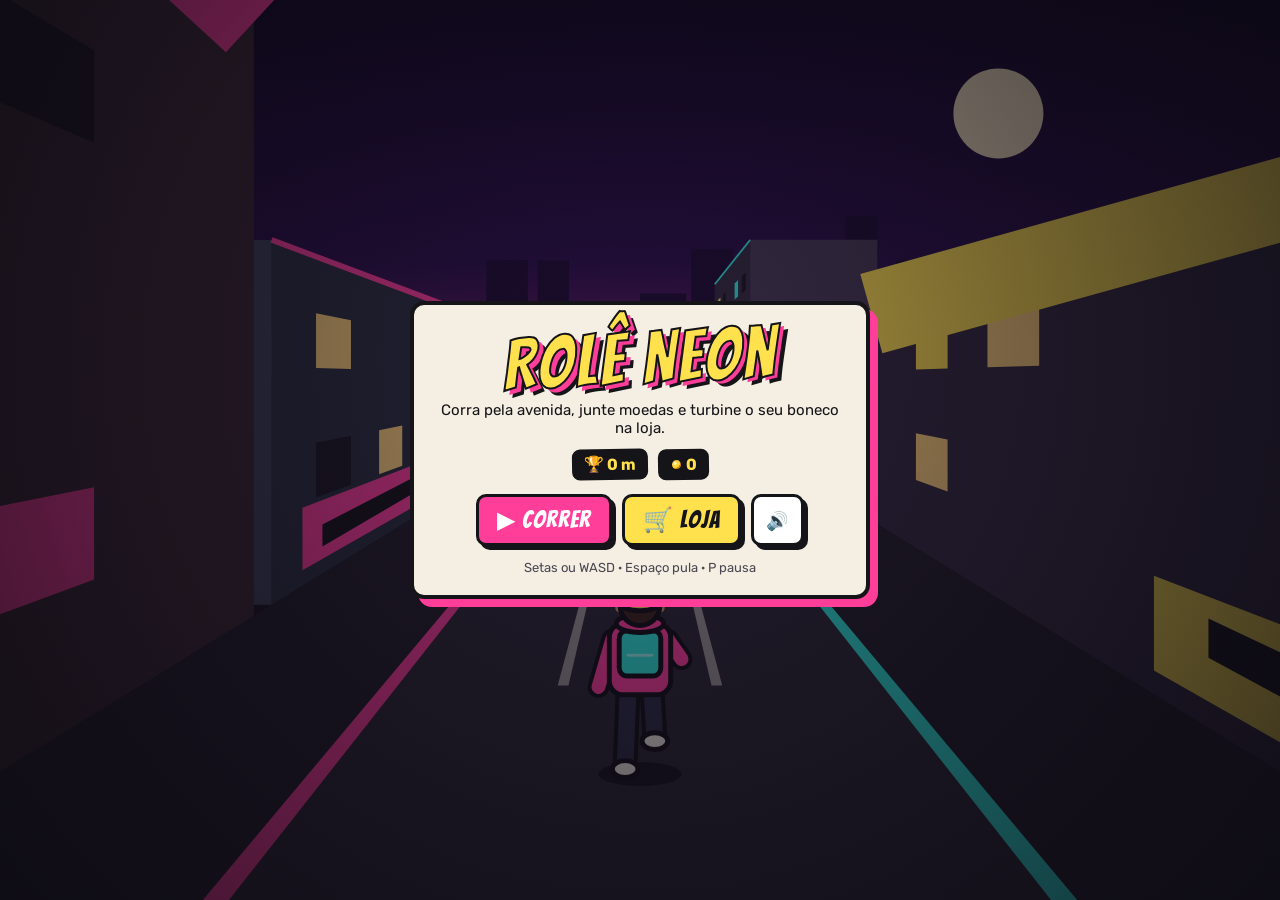
<file: games/role-neon/index.html>
<!doctype html>
<html lang="pt-BR">
<head>
<meta charset="utf-8">
<meta name="viewport" content="width=device-width, initial-scale=1, maximum-scale=1, user-scalable=no">
<title>Rolê Neon</title>
<link rel="preconnect" href="https://fonts.googleapis.com">
<link rel="preconnect" href="https://fonts.gstatic.com" crossorigin>
<link rel="stylesheet" href="https://fonts.googleapis.com/css2?family=Bangers&family=Rubik:wght@400;700&display=swap">
<style>
  :root { --pink:#ff3e9a; --yellow:#ffe14d; --cyan:#2ee6d6; --orange:#ff7a1a; --ink:#151418; --paper:#f4efe2; }
  * { box-sizing: border-box; }
  html, body { margin: 0; height: 100%; background: #0d0c10; overflow: hidden; font-family: Rubik, system-ui, sans-serif; color: #fff;
    user-select: none; -webkit-user-select: none; -webkit-tap-highlight-color: transparent; }
  canvas#cv { display: block; width: 100%; height: 100%; touch-action: none; }

  .hud { position: absolute; inset: 0 0 auto 0; display: flex; justify-content: space-between; align-items: flex-start;
    padding: 10px 12px; pointer-events: none; font-family: Bangers, Impact, sans-serif; letter-spacing: 1px; }
  body:not(.playing) .hud, body:not(.playing) .hint { display: none; }
  .score { font-size: 34px; line-height: 1; text-shadow: 3px 3px 0 var(--pink), 5px 5px 0 #000; }
  .score small { font-size: 16px; opacity: .8; }
  .right { display: flex; align-items: center; gap: 8px; }
  .coins { font-size: 28px; color: var(--yellow); text-shadow: 3px 3px 0 #000; }
  .ico { pointer-events: auto; width: 40px; height: 40px; border-radius: 10px; border: 3px solid var(--ink); background: var(--paper);
    font-size: 18px; box-shadow: 3px 3px 0 var(--ink); cursor: pointer; padding: 0; }
  .powers { margin-top: 8px; display: flex; flex-direction: column; gap: 6px; font-size: 18px; }
  .pw { display: flex; align-items: center; gap: 6px; text-shadow: 2px 2px 0 #000; }
  .pw i { display: block; width: 74px; height: 8px; border-radius: 4px; background: rgba(255,255,255,.22); overflow: hidden; border: 1px solid #000; }
  .pw i b { display: block; height: 100%; }
  .hint { position: absolute; left: 50%; top: 24%; transform: translateX(-50%); background: rgba(21,20,24,.82); border: 2px solid var(--yellow);
    padding: 8px 14px; border-radius: 10px; font-size: 15px; text-align: center; pointer-events: none; transition: opacity .6s; width: max-content; max-width: 92%; }

  .screen { position: absolute; inset: 0; display: flex; align-items: center; justify-content: center; padding: 14px;
    background: radial-gradient(circle at 50% 40%, rgba(20,10,35,.35), rgba(10,8,16,.82)); }
  .screen[hidden] { display: none; }
  .panel { background: var(--paper); color: var(--ink); border: 4px solid var(--ink); border-radius: 14px; box-shadow: 8px 8px 0 var(--pink);
    padding: 18px 18px 20px; width: 100%; max-width: 460px; max-height: 100%; overflow: auto; text-align: center; }
  h1, h2 { font-family: Bangers, Impact, sans-serif; letter-spacing: 2px; margin: 0; font-weight: 400; }
  h1 { font-size: clamp(48px, 13vw, 72px); line-height: .9; color: var(--yellow); -webkit-text-stroke: 2px var(--ink);
    text-shadow: 4px 4px 0 var(--pink), 7px 7px 0 var(--ink); transform: rotate(-3deg); margin: 4px 0 10px; }
  h2 { font-size: 38px; color: var(--pink); -webkit-text-stroke: 1px var(--ink); text-shadow: 3px 3px 0 var(--ink); }
  .sub { margin: 0 0 12px; font-size: 15px; }
  .stats { display: flex; justify-content: center; gap: 10px; flex-wrap: wrap; margin: 10px 0 14px; }
  .stat { background: var(--ink); color: var(--yellow); border-radius: 8px; padding: 6px 12px; font-weight: 700; transform: rotate(-1deg); }
  .btns { display: flex; gap: 10px; justify-content: center; flex-wrap: wrap; }
  button.b { font-family: Bangers, Impact, sans-serif; font-size: 24px; letter-spacing: 1px; border: 3px solid var(--ink); border-radius: 10px;
    padding: 9px 18px; background: var(--yellow); color: var(--ink); box-shadow: 4px 4px 0 var(--ink); cursor: pointer; }
  button.b:active { transform: translate(2px,2px); box-shadow: 2px 2px 0 var(--ink); }
  button.b.pink { background: var(--pink); color: #fff; }
  button.b.ghost { background: #fff; }
  button.b.sm { font-size: 18px; padding: 6px 12px; white-space: nowrap; }
  button.b:disabled { opacity: .45; cursor: default; transform: none; }
  .keys { margin: 14px 0 0; font-size: 13px; color: #4a4652; }
  .big { font-family: Bangers, Impact, sans-serif; font-size: 56px; line-height: 1; margin: 6px 0 0; }
  .newrec { display: inline-block; background: var(--pink); color: #fff; padding: 3px 10px; border-radius: 6px; font-weight: 700; transform: rotate(-3deg); margin: 6px 0; }

  .tabs { display: flex; gap: 8px; justify-content: center; margin: 10px 0 12px; }
  .tab { font-family: Bangers, Impact, sans-serif; font-size: 20px; letter-spacing: 1px; border: 3px solid var(--ink); background: #fff;
    border-radius: 999px; padding: 4px 16px; cursor: pointer; color: var(--ink); }
  .tab.on { background: var(--ink); color: var(--yellow); }
  .item { display: flex; align-items: center; gap: 10px; text-align: left; border: 3px solid var(--ink); border-radius: 10px; padding: 8px 10px;
    margin-bottom: 8px; background: #fff; }
  .item .ic { font-size: 30px; width: 40px; text-align: center; font-family: Bangers, Impact, sans-serif; }
  .item .txt { flex: 1; min-width: 0; }
  .item b { display: block; font-size: 16px; }
  .item small { display: block; font-size: 13px; color: #4a4652; }
  .pips { display: flex; gap: 3px; margin-top: 4px; }
  .pips i { width: 14px; height: 7px; border-radius: 2px; background: #d8d2c4; border: 1px solid var(--ink); }
  .pips i.on { background: var(--pink); }
  .skins { display: grid; grid-template-columns: repeat(auto-fill, minmax(118px, 1fr)); gap: 8px; }
  .skin { border: 3px solid var(--ink); border-radius: 10px; background: #fff; padding: 6px; display: flex; flex-direction: column; align-items: center; gap: 4px; }
  .skin.sel { box-shadow: 0 0 0 3px var(--pink); }
  .skin canvas { width: 96px; height: 116px; border-radius: 6px; }
  .skin b { font-size: 14px; }
  .skin small { font-size: 11px; color: #4a4652; min-height: 14px; }
  i.c { display: inline-block; width: .8em; height: .8em; border-radius: 50%; background: radial-gradient(circle at 35% 35%, #fff6b0 0 18%, #ffd23a 20% 55%, #c98a00 58%); border: 2px solid #151418; vertical-align: -.08em; }
  .wallet { font-family: Bangers, Impact, sans-serif; font-size: 26px; color: var(--ink); }
</style>
</head>
<body>
<canvas id="cv"></canvas>

<div class="hud">
  <div>
    <div class="score"><span id="score">0</span> <small>m</small></div>
    <div class="powers" id="powers"></div>
  </div>
  <div class="right">
    <div class="coins"><i class="c"></i> <span id="coins">0</span></div>
    <button class="ico" id="pause" aria-label="Pausar">⏸</button>
  </div>
</div>
<div class="hint" id="hint"></div>

<!-- Menu -->
<div class="screen" id="menu">
  <div class="panel">
    <h1>Rolê Neon</h1>
    <p class="sub">Corra pela avenida, junte moedas e turbine o seu boneco na loja.</p>
    <div class="stats"><span class="stat">🏆 <span id="m-best">0</span> m</span><span class="stat"><i class="c"></i> <span id="m-bank">0</span></span></div>
    <div class="btns">
      <button class="b pink" id="go">▶ Correr</button>
      <button class="b" id="m-shop">🛒 Loja</button>
      <button class="b ghost sm" id="mute" aria-label="Som">🔊</button>
    </div>
    <p class="keys" id="keys"></p>
  </div>
</div>

<!-- Loja -->
<div class="screen" id="shop" hidden>
  <div class="panel">
    <h2>Loja</h2>
    <div class="wallet"><i class="c"></i> <span id="s-bank">0</span></div>
    <div class="tabs">
      <button class="tab on" data-tab="poderes">⚡ Poderes</button>
      <button class="tab" data-tab="visual">🎨 Visual</button>
    </div>
    <div id="s-list"></div>
    <div class="btns" style="margin-top:10px"><button class="b" id="s-back">← Voltar</button></div>
  </div>
</div>

<!-- Fim -->
<div class="screen" id="over" hidden>
  <div class="panel">
    <h2>Fim do rolê!</h2>
    <div class="big"><span id="o-score">0</span> m</div>
    <div id="o-rec"></div>
    <div class="stats"><span class="stat">+ <i class="c"></i> <span id="o-coins">0</span></span><span class="stat">Total <i class="c"></i> <span id="o-bank">0</span></span></div>
    <div class="btns">
      <button class="b pink" id="again">↻ Correr de novo</button>
      <button class="b" id="o-shop">🛒 Loja</button>
      <button class="b ghost" id="o-menu">Menu</button>
    </div>
  </div>
</div>

<!-- Pausa -->
<div class="screen" id="paused" hidden>
  <div class="panel">
    <h2>Pausado</h2>
    <div class="btns" style="margin-top:12px">
      <button class="b pink" id="resume">▶ Continuar</button>
      <button class="b ghost" id="quit">Sair</button>
    </div>
  </div>
</div>

<script>
// © 2026 Fliperama. Jogo original.
const $ = id => document.getElementById(id);
const cv = $('cv'), ctx = cv.getContext('2d');
const rand = (a, b) => a + Math.random() * (b - a);
const pick = a => a[Math.floor(Math.random() * a.length)];
const clamp = (v, a, b) => Math.max(a, Math.min(b, v));
const touch = matchMedia('(pointer: coarse)').matches;

// ---------- Dados salvos ----------
const S = {
  get(k, d) { try { const v = JSON.parse(localStorage.getItem('role.' + k)); return v ?? d; } catch (e) { return d; } },
  set(k, v) { try { localStorage.setItem('role.' + k, JSON.stringify(v)); } catch (e) {} }
};
let bank = S.get('coins', 0), best = S.get('best', 0);
const ups = Object.assign({ ima: 0, x2: 0, escudo: 0, vida: 0 }, S.get('up', {}));
let owned = S.get('skins', ['pixo']), skinId = S.get('skin', 'pixo');
let muted = S.get('mudo', false);

const DUR = {
  ima: l => 6 + 2 * l,
  x2: l => 6 + 2 * l,
  escudo: l => 5 + 1.5 * l
};
const UPG = [
  { id: 'ima', icon: '🧲', name: 'Ímã', what: 'Puxa as moedas de todas as pistas', max: 5, cost: [150, 350, 700, 1200, 2000], unit: l => DUR.ima(l) + 's' },
  { id: 'x2', icon: '2×', name: 'Moeda dupla', what: 'Cada moeda vale 2', max: 5, cost: [150, 350, 700, 1200, 2000], unit: l => DUR.x2(l) + 's' },
  { id: 'escudo', icon: '🛡️', name: 'Escudo', what: 'Atravessa obstáculos sem se machucar', max: 5, cost: [200, 450, 850, 1400, 2200], unit: l => DUR.escudo(l) + 's' },
  { id: 'vida', icon: '❤️', name: 'Vida extra', what: 'Aguenta batidas a mais em cada corrida', max: 2, cost: [800, 2500], unit: l => l + (l === 1 ? ' vida' : ' vidas') }
];
const SKINS = [
  { id: 'pixo', name: 'Pixo', price: 0, hood: '#ff3e9a', pants: '#2b2d42', cap: '#ffe14d', shoe: '#f4efe2', pack: '#2ee6d6', desc: 'O clássico' },
  { id: 'mare', name: 'Maré', price: 300, hood: '#2ee6d6', pants: '#1b1f3b', cap: '#ff3e9a', shoe: '#ffe14d', pack: '#ff7a1a', desc: 'Fresquinho' },
  { id: 'tangerina', name: 'Tangerina', price: 700, hood: '#ff7a1a', pants: '#3a2a1a', cap: '#151418', shoe: '#2ee6d6', pack: '#ffe14d', desc: 'Cor de pôr do sol' },
  { id: 'noite', name: 'Noite Roxa', price: 1500, hood: '#8b5cff', pants: '#151418', cap: '#2ee6d6', shoe: '#ff3e9a', pack: '#ffe14d', trail: '#b49bff', desc: 'Deixa rastro roxo' },
  { id: 'ouro', name: 'Ouro', price: 3000, hood: '#ffc21a', pants: '#5a3d00', cap: '#fff3b0', shoe: '#ffc21a', pack: '#ff3e9a', trail: '#ffe14d', desc: 'Rastro dourado' },
  { id: 'arco', name: 'Arco-íris', price: 6000, hood: 'rainbow', pants: '#151418', cap: '#ffffff', shoe: '#ffffff', pack: '#151418', trail: 'rainbow', desc: 'Muda de cor correndo' }
];
const skin = () => SKINS.find(s => s.id === skinId) || SKINS[0];
if (!owned.includes(skinId)) skinId = 'pixo';

// ---------- Som ----------
let AC = null;
function beep(f, d, type = 'square', vol = .05, to = 0, delay = 0) {
  if (muted) return;
  try {
    AC = AC || new (window.AudioContext || window.webkitAudioContext)();
    const t = AC.currentTime + delay, o = AC.createOscillator(), g = AC.createGain();
    o.type = type; o.frequency.setValueAtTime(f, t);
    if (to) o.frequency.exponentialRampToValueAtTime(to, t + d);
    g.gain.setValueAtTime(vol, t); g.gain.exponentialRampToValueAtTime(.0001, t + d);
    o.connect(g).connect(AC.destination); o.start(t); o.stop(t + d + .02);
  } catch (e) {}
}
const sfx = {
  coin: () => beep(1300, .07, 'square', .03, 1900),
  jump: () => beep(320, .16, 'triangle', .07, 640),
  slide: () => beep(260, .14, 'sawtooth', .03, 120),
  lane: () => beep(500, .05, 'triangle', .03, 600),
  hit: () => { beep(180, .35, 'sawtooth', .08, 50); beep(90, .3, 'square', .05, 40, .05); },
  bump: () => beep(160, .12, 'square', .05, 90),
  power: () => [523, 659, 784, 1046].forEach((f, i) => beep(f, .09, 'square', .04, 0, i * .07)),
  buy: () => [660, 880, 1320].forEach((f, i) => beep(f, .08, 'triangle', .06, 0, i * .06))
};

// ---------- Câmera / projeção ----------
let W, H, K, HOR, CX = 0;
let CAMY = 4;
const CAMZ = 5, ZMAX = 95, LANE = 2, ZNEAR = -CAMZ + .6;
function resize() {
  const dpr = Math.min(2, devicePixelRatio || 1);
  W = innerWidth; H = innerHeight;
  cv.width = W * dpr; cv.height = H * dpr;
  ctx.setTransform(dpr, 0, 0, dpr, 0, 0);
  CAMY = H > W * 1.2 ? 6.2 : 4;
  const lanePx = Math.min(W * .3, H * .22);
  K = lanePx * CAMZ / LANE;
  HOR = H * .86 - CAMY * K / CAMZ;
}
addEventListener('resize', resize); resize();
function P(x, y, z) { const s = K / (z + CAMZ); return [W / 2 + (x - CX) * s, HOR + (CAMY - y) * s, s]; }
function quad(a, b, c, d, fill) {
  ctx.beginPath(); ctx.moveTo(a[0], a[1]); ctx.lineTo(b[0], b[1]); ctx.lineTo(c[0], c[1]); ctx.lineTo(d[0], d[1]); ctx.closePath();
  ctx.fillStyle = fill; ctx.fill();
}
// caixa 3D: devolve os cantos da face da frente (ou null se a frente já passou da câmera)
function box(x, w, y0, y1, z0, z1, cf, ct, cs) {
  const zn = Math.max(z0, ZNEAR); if (z1 <= zn) return null;
  const L = x - w / 2, R = x + w / 2;
  if (L - CX > 0) quad(P(L, y0, zn), P(L, y1, zn), P(L, y1, z1), P(L, y0, z1), cs);
  else if (R - CX < 0) quad(P(R, y0, zn), P(R, y1, zn), P(R, y1, z1), P(R, y0, z1), cs);
  if (y1 < CAMY) quad(P(L, y1, zn), P(R, y1, zn), P(R, y1, z1), P(L, y1, z1), ct);
  if (z0 < ZNEAR) return null;
  const a = P(L, y1, z0), b = P(R, y0, z0);
  quad(P(L, y0, z0), P(R, y0, z0), P(R, y1, z0), P(L, y1, z0), cf);
  return { x: a[0], y: a[1], w: b[0] - a[0], h: b[1] - a[1], s: a[2] };
}
const fog = z => clamp((ZMAX - z) / 22, 0, 1);

// ---------- Cenário ----------
const skyline = Array.from({ length: 40 }, (_, i) => ({ x: i / 40, w: rand(.02, .05), h: rand(.04, .2) }));
const BCOL = [['#2a2433', '#3a3245'], ['#332a3d', '#463a52'], ['#2b2f3d', '#3b4154'], ['#3a2830', '#4d3640'], ['#24303a', '#33424f']];
const TAGS = ['#ff3e9a', '#2ee6d6', '#ffe14d', '#ff7a1a', '#8b5cff', '#45ff2e'];
const VANS = [['#2f8bff', '#5aa5ff', '#1d5fb8'], ['#ff3e9a', '#ff74b5', '#b8206a'], ['#ffc21a', '#ffd75e', '#b8870a'], ['#2ee6d6', '#79f1e6', '#1a9d92'], ['#f4efe2', '#ffffff', '#b5ad9c']];

function addBuildings() {
  for (let s = 0; s < 2; s++) {
    while (G.bldZ[s] < ZMAX + 25) {
      const len = rand(8, 18), c = pick(BCOL);
      G.bld.push({ side: s, z0: G.bldZ[s], z1: G.bldZ[s] + len, h: rand(4.5, 13), cf: c[1], cs: c[0], tag: pick(TAGS),
        mural: Math.random() < .55, seed: Math.floor(rand(0, 9999)) });
      G.bldZ[s] += len + (Math.random() < .3 ? rand(2, 5) : .4);
    }
  }
}

// ---------- Estado ----------
let state = 'menu', G, time = 0;
function newRun() {
  G = { t: 0, dist: 0, speed: 9, coins: 0, lane: 0, prevLane: 0, px: 0, camX: 0, y: 0, vy: 0, slide: 0, wantSlide: false,
    objs: [], parts: [], nextZ: 48, lastVans: 0, pw: { ima: 0, x2: 0, escudo: 0 }, inv: 0, lives: ups.vida, shake: 0,
    bld: [], bldZ: [-12, -8], dead: false, deadT: 0, overShown: false, trailT: 0, run: 0 };
  addBuildings();
}
newRun();

// ---------- Obstáculos ----------
function spawnRow(z) {
  const easy = G.dist < 160;
  const maxVans = easy ? 1 : (G.lastVans === 0 && Math.random() < .35 ? 2 : 1);
  const kinds = [null, null, null];
  let vans = 0;
  const order = [0, 1, 2].sort(() => Math.random() - .5);
  for (const l of order) {
    const r = Math.random();
    if (r < (easy ? .18 : .24)) kinds[l] = 'barreira';
    else if (r < (easy ? .32 : .42)) kinds[l] = 'placa';
    else if (r < (easy ? .5 : .66) && vans < maxVans) { kinds[l] = 'van'; vans++; }
  }
  G.lastVans = vans;
  kinds.forEach((k, i) => {
    const x = (i - 1) * LANE;
    if (k === 'van') { const c = pick(VANS); G.objs.push({ k, x, z, w: 1.8, h: 2.6, d: 7, c, tag: pick(TAGS) }); }
    else if (k === 'barreira') {
      G.objs.push({ k, x, z, w: 1.8, h: 1.0, d: .35 });
      if (Math.random() < .5) for (let j = 0; j < 5; j++) G.objs.push({ k: 'coin', x, z: z + (j - 2) * 1.7, y: .6 + (2 - Math.abs(j - 2)) * .6 });
    } else if (k === 'placa') G.objs.push({ k, x, z, w: 1.9, low: 1.25, h: 2.25, d: .3 });
  });
  const free = [0, 1, 2].filter(i => !kinds[i]);
  if (free.length && Math.random() < .8) {
    const i = pick(free), n = 4 + Math.floor(Math.random() * 3);
    for (let j = 0; j < n; j++) G.objs.push({ k: 'coin', x: (i - 1) * LANE, z: z + 1.5 + j * 1.8, y: .6 });
  }
  if (free.length && Math.random() < .055) G.objs.push({ k: 'pw', type: pick(['ima', 'x2', 'escudo']), x: (pick(free) - 1) * LANE, z: z + 4, y: 1 });
}

function burst(x, y, z, col, n, spd = 4, life = .5) {
  for (let i = 0; i < n; i++) G.parts.push({ x, y, z, vx: rand(-1, 1) * spd, vy: rand(.2, 1) * spd, vz: rand(-1, 1) * spd, life, max: life, col, r: rand(.06, .14) });
}

// ---------- Controles ----------
function act(a) {
  if (state !== 'play' || G.dead) return;
  if (a === 'left' && G.lane > -1) { G.prevLane = G.lane; G.lane--; sfx.lane(); }
  else if (a === 'right' && G.lane < 1) { G.prevLane = G.lane; G.lane++; sfx.lane(); }
  else if (a === 'up' && G.y === 0) { G.vy = 13.5; G.slide = 0; sfx.jump(); }
  else if (a === 'down') {
    if (G.y > 0) { G.vy = -24; G.wantSlide = true; } else { G.slide = .65; sfx.slide(); }
  }
}
addEventListener('keydown', e => {
  const k = e.key.toLowerCase();
  const map = { arrowleft: 'left', a: 'left', arrowright: 'right', d: 'right', arrowup: 'up', w: 'up', ' ': 'up', arrowdown: 'down', s: 'down' };
  if (map[k]) { e.preventDefault(); if (state === 'play') act(map[k]); else if ((k === ' ') && state === 'menu') start(); return; }
  if (k === 'enter' && (state === 'menu' || state === 'over')) start();
  if ((k === 'p' || k === 'escape') && state === 'play' && !G.dead) pause();
  else if ((k === 'p' || k === 'escape') && state === 'pause') resume();
});
let sx0 = null, sy0 = 0, swiped = false;
cv.addEventListener('pointerdown', e => { sx0 = e.clientX; sy0 = e.clientY; swiped = false; });
cv.addEventListener('pointermove', e => {
  if (sx0 === null || swiped) return;
  const dx = e.clientX - sx0, dy = e.clientY - sy0;
  if (Math.hypot(dx, dy) > 26) { swiped = true; act(Math.abs(dx) > Math.abs(dy) ? (dx > 0 ? 'right' : 'left') : (dy < 0 ? 'up' : 'down')); }
});
addEventListener('pointerup', () => { sx0 = null; });
addEventListener('pointercancel', () => { sx0 = null; });

// ---------- Telas ----------
const screens = ['menu', 'shop', 'over', 'paused'];
function show(id) { screens.forEach(s => $(s).hidden = s !== id); document.body.classList.toggle('playing', !id); }
function start() {
  newRun(); state = 'play'; show(null);
  G.speed = 14;
  const h = $('hint');
  h.textContent = touch ? '👆 Deslize: para os lados troca de pista · para cima pula · para baixo abaixa'
                        : '← → troca de pista · ↑ ou Espaço pula · ↓ abaixa · P pausa';
  h.style.opacity = 1; clearTimeout(h._t); h._t = setTimeout(() => h.style.opacity = 0, 4500);
  if (AC && AC.state === 'suspended') AC.resume();
}
function pause() { state = 'pause'; show('paused'); }
function resume() { state = 'play'; show(null); }
function toMenu() {
  state = 'menu'; newRun(); show('menu');
  $('m-best').textContent = best; $('m-bank').textContent = bank;
  $('keys').textContent = touch ? 'Deslize o dedo para os lados, para cima e para baixo.' : 'Setas ou WASD · Espaço pula · P pausa';
  $('mute').textContent = muted ? '🔇' : '🔊';
}
let shopFrom = 'menu', shopTab = 'poderes';
function openShop(from) { shopFrom = from; show('shop'); renderShop(); }
function showOver() {
  state = 'over';
  const score = Math.floor(G.dist / 2), rec = score > best;
  bank += G.coins; S.set('coins', bank);
  if (rec) { best = score; S.set('best', best); }
  $('o-score').textContent = score; $('o-coins').textContent = G.coins; $('o-bank').textContent = bank;
  $('o-rec').innerHTML = rec ? '<span class="newrec">🏆 Novo recorde!</span>' : `<p class="sub">Recorde: ${best} m</p>`;
  show('over');
}

$('go').onclick = start; $('again').onclick = start;
$('m-shop').onclick = () => openShop('menu'); $('o-shop').onclick = () => openShop('over');
$('o-menu').onclick = toMenu; $('quit').onclick = toMenu;
$('pause').onclick = pause; $('resume').onclick = resume;
$('s-back').onclick = () => { if (shopFrom === 'over') { show('over'); $('o-bank').textContent = bank; } else toMenu(); };
$('mute').onclick = () => { muted = !muted; S.set('mudo', muted); $('mute').textContent = muted ? '🔇' : '🔊'; if (!muted) sfx.coin(); };
document.querySelectorAll('.tab').forEach(t => t.onclick = () => { shopTab = t.dataset.tab; renderShop(); });
document.addEventListener('visibilitychange', () => { if (document.hidden && state === 'play' && !G.dead) pause(); });

function renderShop() {
  $('s-bank').textContent = bank;
  document.querySelectorAll('.tab').forEach(t => t.classList.toggle('on', t.dataset.tab === shopTab));
  const list = $('s-list');
  if (shopTab === 'poderes') {
    list.innerHTML = UPG.map(u => {
      const l = ups[u.id], max = l >= u.max, cost = u.cost[l];
      const now = u.id === 'vida' && l === 0 ? 'nenhuma' : u.unit(l);
      return `<div class="item"><span class="ic">${u.icon}</span><div class="txt"><b>${u.name}</b>
        <small>${u.what}. ${max ? `Máximo: ${now}` : `${now} → ${u.unit(l + 1)}`}</small>
        <span class="pips">${Array.from({ length: u.max }, (_, i) => `<i class="${i < l ? 'on' : ''}"></i>`).join('')}</span></div>
        <button class="b sm" data-up="${u.id}" ${max || bank < cost ? 'disabled' : ''}>${max ? 'MÁX' : cost + ' <i class="c"></i>'}</button></div>`;
    }).join('');
  } else {
    list.innerHTML = `<div class="skins">${SKINS.map(s => {
      const has = owned.includes(s.id), sel = s.id === skinId;
      return `<div class="skin${sel ? ' sel' : ''}"><canvas width="192" height="232" data-prev="${s.id}"></canvas><b>${s.name}</b><small>${s.desc}</small>
        <button class="b sm${sel ? ' ghost' : ''}" data-skin="${s.id}" ${sel || (!has && bank < s.price) ? 'disabled' : ''}>${sel ? 'Usando' : has ? 'Usar' : s.price + ' <i class="c"></i>'}</button></div>`;
    }).join('')}</div>`;
    list.querySelectorAll('canvas[data-prev]').forEach(c => drawPreview(c, SKINS.find(s => s.id === c.dataset.prev)));
  }
}
$('s-list').addEventListener('click', e => {
  const u = e.target.closest('[data-up]'), sk = e.target.closest('[data-skin]');
  if (u) {
    const up = UPG.find(x => x.id === u.dataset.up), l = ups[up.id], cost = up.cost[l];
    if (l < up.max && bank >= cost) { bank -= cost; ups[up.id]++; S.set('coins', bank); S.set('up', ups); sfx.buy(); renderShop(); }
  } else if (sk) {
    const s = SKINS.find(x => x.id === sk.dataset.skin);
    if (!owned.includes(s.id)) { if (bank < s.price) return; bank -= s.price; owned.push(s.id); S.set('coins', bank); S.set('skins', owned); sfx.buy(); }
    skinId = s.id; S.set('skin', skinId); renderShop();
  }
});
function drawPreview(c, s) {
  const g = c.getContext('2d');
  const gr = g.createLinearGradient(0, 0, 0, c.height);
  gr.addColorStop(0, '#2a1640'); gr.addColorStop(1, '#5a1f5c');
  g.fillStyle = gr; g.fillRect(0, 0, c.width, c.height);
  g.fillStyle = 'rgba(0,0,0,.35)'; g.beginPath(); g.ellipse(96, 212, 44, 10, 0, 0, 7); g.fill();
  drawRunner(g, 96, 210, 102, .9, 'run', s, 1.2, 0);
}

// ---------- Boneco (visto de costas) ----------
function drawRunner(c, x, y, s, ph, mode, sk, tm, rot) {
  const hood = sk.hood === 'rainbow' ? `hsl(${(tm * 140) % 360} 90% 60%)` : sk.hood;
  const OUT = '#121015';
  c.save(); c.translate(x, y); if (rot) c.rotate(rot); c.scale(s, s * (mode === 'slide' ? .55 : 1));
  c.lineCap = 'round'; c.lineJoin = 'round';
  const line = (x1, y1, x2, y2, col, w) => {
    c.beginPath(); c.moveTo(x1, y1); c.lineTo(x2, y2);
    c.strokeStyle = OUT; c.lineWidth = w + .08; c.stroke(); c.strokeStyle = col; c.lineWidth = w; c.stroke();
  };
  const sw = mode === 'run' ? Math.sin(ph) : 0;
  const l1 = mode === 'jump' ? .38 : mode === 'slide' ? .1 : Math.max(0, sw) * .32;
  const l2 = mode === 'jump' ? .22 : mode === 'slide' ? .1 : Math.max(0, -sw) * .32;
  for (const [dx, l] of [[-.15, l1], [.15, l2]]) {
    line(dx * .8, -.86, dx, -l - .1, sk.pants, .17);
    c.fillStyle = sk.shoe; c.strokeStyle = OUT; c.lineWidth = .05;
    c.beginPath(); c.ellipse(dx, -l - .05, .13, .085, 0, 0, 7); c.fill(); c.stroke();
  }
  const handY = mode === 'jump' ? -1.62 : -1.02;
  line(-.28, -1.36, -.42, handY - sw * .16, hood, .14);
  line(.28, -1.36, .42, handY + sw * .16, hood, .14);
  // tronco (moletom)
  c.fillStyle = hood; c.strokeStyle = OUT; c.lineWidth = .05;
  c.beginPath(); c.roundRect ? c.roundRect(-.31, -1.52, .62, .72, .14) : c.rect(-.31, -1.52, .62, .72); c.fill(); c.stroke();
  // mochila com lata de spray
  c.fillStyle = '#c9c3d3'; c.beginPath(); c.rect(.05, -1.62, .1, .2); c.fill(); c.stroke();
  c.fillStyle = sk.pack === '#151418' ? '#ff3e9a' : sk.pack; c.beginPath(); c.rect(.06, -1.67, .08, .06); c.fill(); c.stroke();
  c.fillStyle = sk.pack; c.beginPath(); c.roundRect ? c.roundRect(-.21, -1.45, .42, .46, .08) : c.rect(-.21, -1.45, .42, .46); c.fill(); c.stroke();
  c.strokeStyle = 'rgba(255,255,255,.5)'; c.lineWidth = .03; c.beginPath(); c.moveTo(-.12, -1.2); c.lineTo(.12, -1.2); c.stroke();
  // capuz, cabeça e boné virado para trás
  c.strokeStyle = OUT; c.lineWidth = .05;
  c.fillStyle = hood; c.beginPath(); c.ellipse(0, -1.52, .24, .09, 0, 0, 7); c.fill(); c.stroke();
  c.fillStyle = '#c98b5e'; c.beginPath(); c.arc(-.2, -1.68, .05, 0, 7); c.arc(.2, -1.68, .05, 0, 7); c.fill();
  c.fillStyle = '#3a2418'; c.beginPath(); c.arc(0, -1.7, .2, 0, 7); c.fill(); c.stroke();
  c.fillStyle = sk.cap; c.beginPath(); c.arc(0, -1.74, .21, Math.PI, 0); c.closePath(); c.fill(); c.stroke();
  c.beginPath(); c.ellipse(0, -1.72, .2, .07, 0, 0, Math.PI); c.fill(); c.stroke();
  c.restore();
}

// ---------- Atualização ----------
function update(dt) {
  if (state === 'pause' || state === 'over') return;
  if (G.dead) {
    G.deadT -= dt; G.shake = Math.max(0, G.shake - dt);
    stepParts(dt, 0);
    if (G.deadT <= 0 && !G.overShown) { G.overShown = true; showOver(); }
    return;
  }
  const play = state === 'play';
  G.t += dt;
  if (play) G.speed = Math.min(34, 14 + G.t * .22);
  const mv = G.speed * dt;
  G.dist += mv; G.run += dt * (G.speed * .55 + 4);

  for (const b of G.bld) { b.z0 -= mv; b.z1 -= mv; }
  G.bld = G.bld.filter(b => b.z1 > -CAMZ);
  G.bldZ[0] -= mv; G.bldZ[1] -= mv; addBuildings();

  // boneco
  G.px += (G.lane * LANE - G.px) * Math.min(1, dt * 14);
  G.camX += (G.px * .55 - G.camX) * Math.min(1, dt * 6);
  if (G.y > 0 || G.vy > 0) {
    G.vy -= 38 * dt; G.y += G.vy * dt;
    if (G.y <= 0) { G.y = 0; G.vy = 0; if (G.wantSlide) { G.slide = .6; G.wantSlide = false; sfx.slide(); } }
  }
  if (G.slide > 0) G.slide -= dt;
  G.inv = Math.max(0, G.inv - dt); G.shake = Math.max(0, G.shake - dt);
  for (const k in G.pw) G.pw[k] = Math.max(0, G.pw[k] - (play ? dt : 0));

  const sk = skin();
  if (sk.trail) {
    G.trailT -= dt;
    if (G.trailT <= 0) {
      G.trailT = .035;
      const col = sk.trail === 'rainbow' ? `hsl(${(time * 300) % 360} 95% 62%)` : sk.trail;
      G.parts.push({ x: G.px + rand(-.2, .2), y: G.y + rand(.6, 1.3), z: -.2, vx: 0, vy: rand(-.3, .3), vz: 0, life: .45, max: .45, col, r: rand(.07, .13), noGrav: true });
    }
  }
  stepParts(dt, mv);
  if (!play) return;

  // novas fileiras
  G.nextZ -= mv;
  while (G.nextZ < ZMAX) { spawnRow(G.nextZ); G.nextZ += rand(11, 17) + G.speed * .38; }

  const ph = G.slide > 0 ? .85 : 1.8;
  const val = G.pw.x2 > 0 ? 2 : 1;
  for (const o of G.objs) {
    o.z -= mv;
    if (o.k === 'coin' || o.k === 'pw') {
      if (o.k === 'coin' && G.pw.ima > 0 && o.z < 24 && o.z > -1) o.mag = true;
      if (o.mag) {
        const f = Math.min(1, dt * 10);
        o.x += (G.px - o.x) * f; o.y += (G.y + .9 - o.y) * f; o.z -= o.z * Math.min(1, dt * 8);
      }
      if (!o.got && Math.abs(o.x - G.px) < .85 && Math.abs(o.z) < 1 && o.y > G.y - .5 && o.y < G.y + ph + .5) {
        o.got = true;
        if (o.k === 'coin') { G.coins += val; sfx.coin(); burst(o.x, o.y, o.z, '#ffe14d', 4, 3, .35); }
        else { G.pw[o.type] = DUR[o.type](ups[o.type]); sfx.power(); burst(o.x, o.y, o.z, '#2ee6d6', 14, 5); }
      }
      continue;
    }
    if (o.hit) continue;
    const top = o.h, bot = o.k === 'placa' ? o.low : 0;
    const hitX = Math.abs(o.x - G.px) < o.w / 2 + .32;
    const hitZ = o.z < .35 && o.z + o.d > -.35;
    const hitY = G.y < top && G.y + ph > bot;
    if (!(hitX && hitZ && hitY)) continue;
    if (G.pw.escudo > 0) { o.hit = true; burst(o.x, 1, Math.max(o.z, 0), '#2ee6d6', 12, 6); sfx.bump(); continue; }
    if (G.inv > 0) continue;
    // bateu de lado numa van ao trocar de pista: tropeça e volta
    if (o.k === 'van' && Math.abs(o.x - G.px) > .6) {
      G.lane = Math.round(G.px / LANE) === Math.round(o.x / LANE) ? G.prevLane : Math.round(G.px / LANE);
      if (Math.round(o.x / LANE) === G.lane) G.lane = clamp(G.lane + Math.sign(G.px - o.x), -1, 1);
      G.shake = .25; sfx.bump(); G.inv = .35; continue;
    }
    o.hit = true;
    if (G.lives > 0) { G.lives--; G.inv = 1.6; G.shake = .4; sfx.hit(); burst(G.px, 1, 0, '#ff3e9a', 16, 6); continue; }
    G.dead = true; G.deadT = .9; G.shake = .5; sfx.hit(); burst(G.px, 1, 0, '#ff3e9a', 22, 7, .7);
  }
  G.objs = G.objs.filter(o => !o.got && o.z + (o.d || 0) > ZNEAR - 1);
}
function stepParts(dt, mv) {
  for (const p of G.parts) {
    p.x += p.vx * dt; p.y += p.vy * dt; p.z += p.vz * dt - mv; p.life -= dt;
    if (!p.noGrav) p.vy -= 12 * dt;
  }
  G.parts = G.parts.filter(p => p.life > 0 && p.z > ZNEAR);
}

// ---------- Desenho ----------
function draw() {
  CX = G.camX;
  ctx.save();
  if (G.shake > 0) ctx.translate(rand(-1, 1) * G.shake * 14, rand(-1, 1) * G.shake * 10);

  // céu
  const sky = ctx.createLinearGradient(0, 0, 0, HOR);
  sky.addColorStop(0, '#120822'); sky.addColorStop(.7, '#2a1046'); sky.addColorStop(1, '#6a1f62');
  ctx.fillStyle = sky; ctx.fillRect(-20, -20, W + 40, HOR + 20);
  ctx.fillStyle = '#fff3c4'; ctx.globalAlpha = .9;
  ctx.beginPath(); ctx.arc(W * .78 - CX * 4, HOR * .3, Math.min(W, H) * .05, 0, 7); ctx.fill(); ctx.globalAlpha = 1;
  ctx.fillStyle = '#1c0d30';
  for (const b of skyline) {
    const bx = ((b.x * W * 1.6 - CX * 6) % (W * 1.6) + W * 1.6) % (W * 1.6) - W * .3;
    ctx.fillRect(bx, HOR - b.h * H, b.w * W + 2, b.h * H + 1);
  }
  // chão e avenida
  ctx.fillStyle = '#17151d'; ctx.fillRect(-20, HOR, W + 40, H - HOR + 20);
  quad(P(-6.5, 0, ZNEAR), P(6.5, 0, ZNEAR), P(6.5, 0, ZMAX), P(-6.5, 0, ZMAX), '#211e27');
  quad(P(-3.2, 0, ZNEAR), P(3.2, 0, ZNEAR), P(3.2, 0, ZMAX), P(-3.2, 0, ZMAX), '#2a2731');
  quad(P(-3.35, 0, ZNEAR), P(-3.15, 0, ZNEAR), P(-3.15, 0, ZMAX), P(-3.35, 0, ZMAX), '#ff3e9a');
  quad(P(3.15, 0, ZNEAR), P(3.35, 0, ZNEAR), P(3.35, 0, ZMAX), P(3.15, 0, ZMAX), '#2ee6d6');
  const off = G.dist % 6;
  ctx.globalAlpha = .55;
  for (let z = -off - 6; z < ZMAX; z += 6) {
    const z0 = Math.max(z, ZNEAR), z1 = z + 3; if (z1 <= z0) continue;
    for (const lx of [-1, 1]) quad(P(lx - .07, 0, z0), P(lx + .07, 0, z0), P(lx + .07, 0, z1), P(lx - .07, 0, z1), '#f4efe2');
  }
  ctx.globalAlpha = 1;

  // prédios (de trás para frente)
  const bl = [...G.bld].sort((a, b) => b.z0 - a.z0);
  for (const b of bl) drawBuilding(b);

  // objetos
  const objs = [...G.objs].sort((a, b) => b.z - a.z);
  const front = [];
  for (const o of objs) { if (o.z + (o.d || 0) < -.6 && o.k !== 'van') front.push(o); else drawObj(o); }

  // sombra e boneco
  const sh = P(G.px, 0, 0);
  ctx.fillStyle = 'rgba(0,0,0,.45)';
  ctx.beginPath(); ctx.ellipse(sh[0], sh[1], .42 * sh[2] / (1 + G.y * .25), .12 * sh[2], 0, 0, 7); ctx.fill();
  const pp = P(G.px, G.y, 0);
  const mode = G.dead ? 'jump' : G.slide > 0 ? 'slide' : G.y > 0 ? 'jump' : 'run';
  ctx.globalAlpha = G.inv > 0 && !G.dead && Math.floor(time * 18) % 2 ? .35 : 1;
  const tilt = (G.lane * LANE - G.px) * .12;
  drawRunner(ctx, pp[0], pp[1], pp[2], G.run, mode, skin(), time, G.dead ? -Math.min(1, (.9 - G.deadT) * 3) * 1.3 : tilt);
  ctx.globalAlpha = 1;
  if (G.pw.escudo > 0) {
    const c = P(G.px, G.y + .95, 0), blink = G.pw.escudo < 1.5 && Math.floor(time * 10) % 2;
    if (!blink) {
      ctx.strokeStyle = 'rgba(46,230,214,.85)'; ctx.lineWidth = .08 * c[2]; ctx.fillStyle = 'rgba(46,230,214,.14)';
      ctx.beginPath(); ctx.ellipse(c[0], c[1], .75 * c[2], 1.15 * c[2], 0, 0, 7); ctx.fill(); ctx.stroke();
    }
  }
  for (const o of front) drawObj(o);

  // partículas
  for (const p of G.parts) {
    const q = P(p.x, p.y, p.z); if (q[2] <= 0) continue;
    ctx.globalAlpha = clamp(p.life / p.max, 0, 1); ctx.fillStyle = p.col;
    ctx.beginPath(); ctx.arc(q[0], q[1], p.r * q[2], 0, 7); ctx.fill();
  }
  ctx.globalAlpha = 1;
  ctx.restore();

  if (G.dead) { ctx.fillStyle = `rgba(255,62,154,${clamp(G.shake, 0, .35)})`; ctx.fillRect(0, 0, W, H); }
  hud();
}

function drawBuilding(b) {
  const L = b.side === 0, xi = L ? -6.5 : 6.5, xo = L ? -14 : 14;
  if (b.z1 <= ZNEAR) return;
  ctx.globalAlpha = fog(b.z0);
  const zn = Math.max(b.z0, ZNEAR);
  quad(P(xi, 0, zn), P(xi, b.h, zn), P(xi, b.h, b.z1), P(xi, 0, b.z1), b.cs);
  // janelas
  for (let fy = 1.6, i = 0; fy < b.h - 1; fy += 2.6, i++) {
    for (let wz = b.z0 + 1.2, j = 0; wz < b.z1 - 1.4; wz += 2.4, j++) {
      if (wz < ZNEAR) continue;
      const lit = (b.seed * 31 + i * 17 + j * 7) % 10;
      if (lit > 5) continue;
      quad(P(xi, fy, wz), P(xi, fy + 1.1, wz), P(xi, fy + 1.1, wz + 1.2), P(xi, fy, wz + 1.2), lit < 2 ? b.tag : lit < 4 ? '#ffd37a' : '#1a1720');
    }
  }
  // mural grafitado no térreo
  if (b.mural) {
    const m0 = Math.max(b.z0 + .8, ZNEAR), m1 = Math.min(b.z1 - .8, b.z0 + 9);
    if (m1 > m0) {
      quad(P(xi, .3, m0), P(xi, 1.5, m0), P(xi, 1.5, m1), P(xi, .3, m1), b.tag);
      quad(P(xi, .55, m0 + .6), P(xi, 1.0, m0 + .6), P(xi, 1.25, m1 - .6), P(xi, .8, m1 - .6), '#151418');
    }
  }
  // fachada da frente
  if (b.z0 >= ZNEAR) quad(P(xi, 0, b.z0), P(xo, 0, b.z0), P(xo, b.h, b.z0), P(xi, b.h, b.z0), b.cf);
  // contorno neon no telhado
  const a = P(xi, b.h, zn), c = P(xi, b.h, b.z1);
  ctx.strokeStyle = b.tag; ctx.lineWidth = Math.max(1, .1 * a[2]);
  ctx.beginPath(); ctx.moveTo(a[0], a[1]); ctx.lineTo(c[0], c[1]); ctx.stroke();
  ctx.globalAlpha = 1;
}

function drawObj(o) {
  ctx.globalAlpha = fog(o.z) * (o.hit && o.k !== 'van' ? .35 : 1);
  if (o.k === 'coin') {
    const [x, y, s] = P(o.x, o.y, o.z); if (s <= 0) return;
    const r = .32 * s, spin = Math.abs(Math.cos(time * 6 + o.z * .3 + o.x));
    ctx.fillStyle = '#c98a00'; ctx.beginPath(); ctx.ellipse(x, y, Math.max(r * .18, r * spin), r, 0, 0, 7); ctx.fill();
    ctx.fillStyle = '#ffd23a'; ctx.beginPath(); ctx.ellipse(x, y, Math.max(r * .1, r * spin * .78), r * .78, 0, 0, 7); ctx.fill();
    ctx.fillStyle = '#fff6b0'; ctx.beginPath(); ctx.ellipse(x - r * spin * .25, y - r * .3, Math.max(1, r * spin * .18), r * .18, 0, 0, 7); ctx.fill();
  } else if (o.k === 'pw') {
    const [x, y, s] = P(o.x, o.y + Math.sin(time * 4) * .15, o.z); if (s <= 0) return;
    const r = .5 * s;
    ctx.fillStyle = 'rgba(255,255,255,.18)'; ctx.strokeStyle = '#2ee6d6'; ctx.lineWidth = .07 * s;
    ctx.beginPath(); ctx.arc(x, y, r, 0, 7); ctx.fill(); ctx.stroke();
    ctx.textAlign = 'center'; ctx.textBaseline = 'middle';
    if (o.type === 'x2') { ctx.font = `${r * 1.1}px Bangers, Impact, sans-serif`; ctx.fillStyle = '#ffe14d'; ctx.fillText('2×', x, y + r * .05); }
    else { ctx.font = `${r * 1.05}px sans-serif`; ctx.fillText(o.type === 'ima' ? '🧲' : '🛡️', x, y + r * .05); }
  } else if (o.k === 'van') {
    const [cf, ct, cs] = o.c;
    const f = box(o.x, 1.8, .25, 2.6, o.z, o.z + o.d, cf, ct, cs);
    // faixa grafitada na lateral
    const L = o.x - .9, R = o.x + .9, sx = L - CX > 0 ? L : R - CX < 0 ? R : null, zn = Math.max(o.z, ZNEAR);
    if (sx !== null && o.z + o.d > zn) {
      quad(P(sx, .9, zn + .3), P(sx, 1.7, zn + .3), P(sx, 1.9, o.z + o.d - .4), P(sx, 1.1, o.z + o.d - .4), o.tag);
      quad(P(sx, 0, zn), P(sx, .25, zn), P(sx, .25, o.z + o.d), P(sx, 0, o.z + o.d), '#0e0d12');
    }
    if (f) {
      const { x, y, w, h, s } = f;
      ctx.fillStyle = '#16202e'; ctx.fillRect(x + w * .1, y + h * .08, w * .8, h * .34);
      ctx.fillStyle = 'rgba(255,255,255,.18)'; ctx.fillRect(x + w * .14, y + h * .1, w * .2, h * .3);
      ctx.fillStyle = '#fff6b0';
      ctx.beginPath(); ctx.arc(x + w * .18, y + h * .7, .13 * s, 0, 7); ctx.arc(x + w * .82, y + h * .7, .13 * s, 0, 7); ctx.fill();
      ctx.fillStyle = '#151418'; ctx.fillRect(x + w * .05, y + h * .84, w * .9, h * .08);
      ctx.strokeStyle = '#151418'; ctx.lineWidth = Math.max(1, .05 * s); ctx.strokeRect(x, y, w, h);
    }
  } else if (o.k === 'barreira') {
    box(o.x - .72, .12, 0, .55, o.z + .1, o.z + .22, '#8a8494', '#a39cad', '#6b6575');
    box(o.x + .72, .12, 0, .55, o.z + .1, o.z + .22, '#8a8494', '#a39cad', '#6b6575');
    const f = box(o.x, 1.8, .5, 1.0, o.z, o.z + o.d, '#ff7a1a', '#ffa45c', '#c45500');
    if (f) {
      ctx.save(); ctx.beginPath(); ctx.rect(f.x, f.y, f.w, f.h); ctx.clip();
      ctx.fillStyle = '#f4efe2';
      for (let i = -2; i < 8; i++) {
        const sx = f.x + i * f.w / 5;
        ctx.beginPath(); ctx.moveTo(sx, f.y + f.h); ctx.lineTo(sx + f.w / 10, f.y + f.h); ctx.lineTo(sx + f.w / 10 + f.h, f.y); ctx.lineTo(sx + f.h, f.y); ctx.fill();
      }
      ctx.restore();
      ctx.strokeStyle = '#151418'; ctx.lineWidth = Math.max(1, .04 * f.s); ctx.strokeRect(f.x, f.y, f.w, f.h);
    }
  } else if (o.k === 'placa') {
    box(o.x - .92, .12, 0, o.h, o.z + .05, o.z + .17, '#4a4652', '#5c5766', '#35323c');
    box(o.x + .92, .12, 0, o.h, o.z + .05, o.z + .17, '#4a4652', '#5c5766', '#35323c');
    const f = box(o.x, 1.95, o.low, o.h, o.z, o.z + o.d, '#151418', '#2a2731', '#0e0d12');
    if (f) {
      const glow = Math.floor(time * 4) % 2 ? '#ff3e9a' : '#ff74b5';
      ctx.strokeStyle = glow; ctx.lineWidth = Math.max(1.5, .08 * f.s);
      ctx.strokeRect(f.x + f.w * .05, f.y + f.h * .1, f.w * .9, f.h * .8);
      ctx.fillStyle = '#ffe14d'; ctx.textAlign = 'center'; ctx.textBaseline = 'middle';
      ctx.font = `${f.h * .5}px Bangers, Impact, sans-serif`;
      ctx.fillText('▼ ABAIXE ▼', f.x + f.w / 2, f.y + f.h * .54);
    }
  }
  ctx.globalAlpha = 1;
}

let hudKey = '';
function hud() {
  if (state !== 'play' && state !== 'pause') return;
  $('score').textContent = Math.floor(G.dist / 2);
  $('coins').textContent = G.coins;
  const parts = [];
  const meta = { ima: ['🧲', '#ff3e9a'], x2: ['2×', '#ffe14d'], escudo: ['🛡️', '#2ee6d6'] };
  for (const k in G.pw) if (G.pw[k] > 0) parts.push([k, G.pw[k] / DUR[k](ups[k])]);
  const key = parts.map(p => p[0]).join() + '|' + G.lives;
  if (key !== hudKey) {
    hudKey = key;
    $('powers').innerHTML = parts.map(([k]) => `<div class="pw"><span>${meta[k][0]}</span><i><b data-pw="${k}" style="background:${meta[k][1]}"></b></i></div>`).join('')
      + (G.lives > 0 ? `<div class="pw">${'❤️'.repeat(G.lives)}</div>` : '');
  }
  for (const [k, f] of parts) { const b = document.querySelector(`[data-pw="${k}"]`); if (b) b.style.width = (f * 100).toFixed(1) + '%'; }
}

// ---------- Loop ----------
let last = performance.now();
function frame(now) {
  const dt = Math.min(.05, (now - last) / 1000); last = now; time += dt;
  update(dt); draw();
  requestAnimationFrame(frame);
}
toMenu();
requestAnimationFrame(frame);
</script>
</body>
</html>
</file>
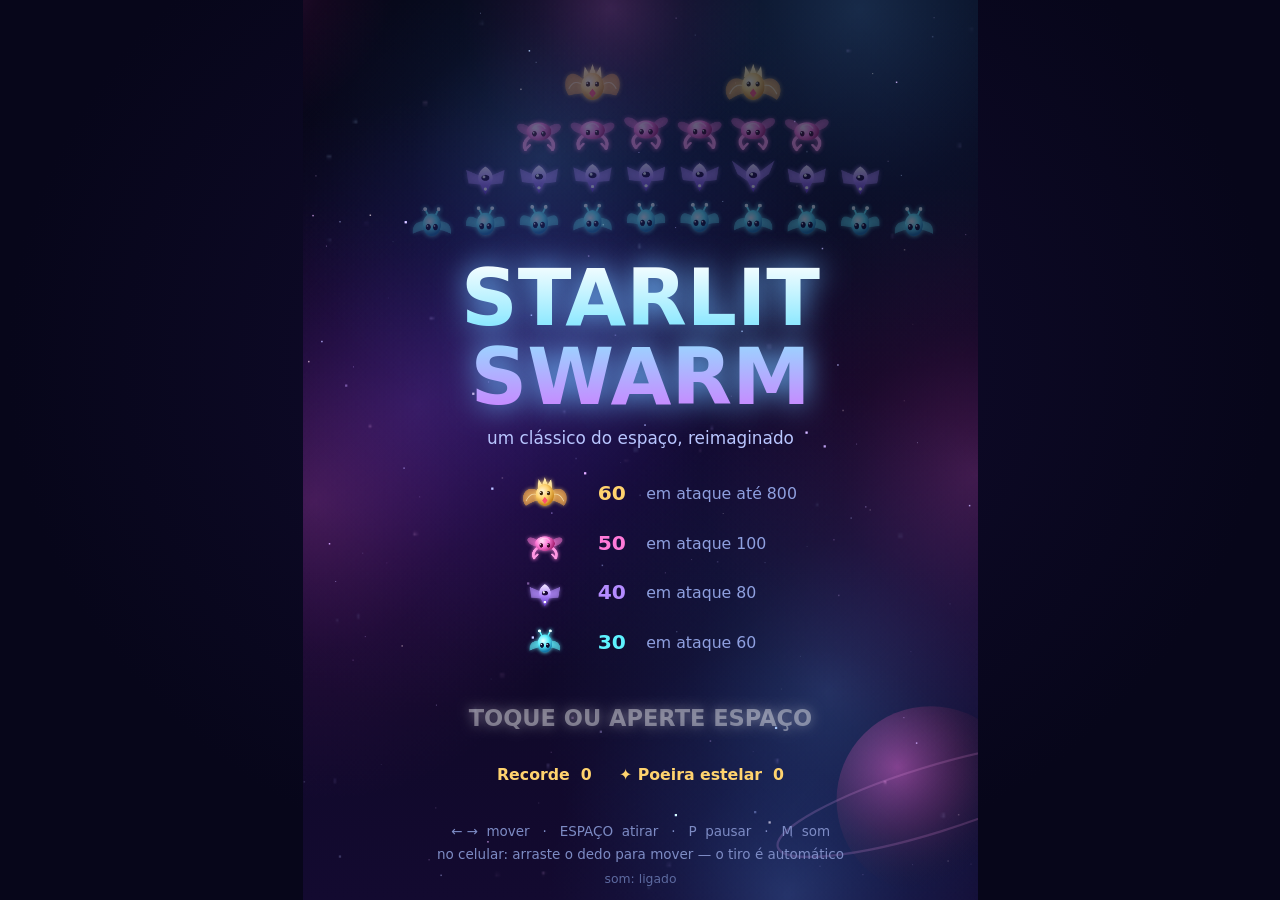
<file: games/starlit-swarm/index.html>
<!doctype html>
<html lang="pt-BR">
<head>
<meta charset="utf-8">
<meta name="viewport" content="width=device-width, initial-scale=1, maximum-scale=1, user-scalable=no, viewport-fit=cover">
<meta name="theme-color" content="#07061a">
<title>Starlit Swarm</title>
<style>
  html, body {
    margin: 0; height: 100%; overflow: hidden;
    background: radial-gradient(ellipse at 50% 40%, #120c30 0%, #07061a 70%);
    display: flex; align-items: center; justify-content: center;
    user-select: none; -webkit-user-select: none; -webkit-tap-highlight-color: transparent;
  }
  canvas {
    display: block; touch-action: none; cursor: crosshair;
    box-shadow: 0 0 80px rgba(90, 120, 255, 0.18);
  }
</style>
</head>
<body>
<canvas id="game"></canvas>
<script src="game.js"></script>
</body>
</html>
</file>
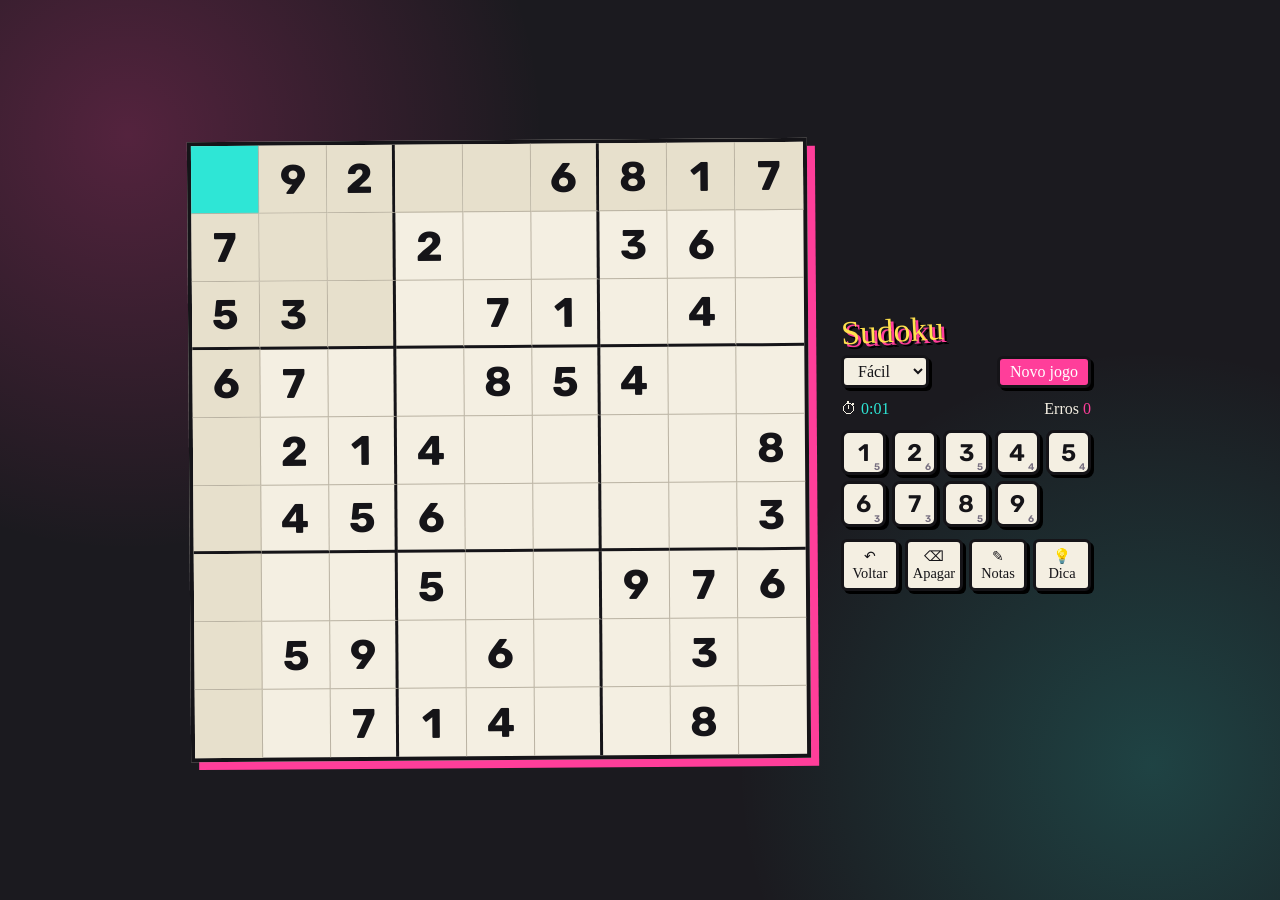
<file: games/sudoku/index.html>
<!doctype html>
<html lang="pt-BR">
<head>
<meta charset="utf-8">
<meta name="viewport" content="width=device-width, initial-scale=1">
<title>Sudoku de Muro</title>
<link rel="preconnect" href="https://fonts.googleapis.com">
<link rel="preconnect" href="https://fonts.gstatic.com" crossorigin>
<link rel="stylesheet" href="https://fonts.googleapis.com/css2?family=Permanent+Marker&family=Rubik:wght@400;600;700&display=swap">
<style>
  :root {
    --wall: #1b1a1f;
    --paper: #f4efe2;
    --ink: #151418;
    --pink: #ff3e9a;
    --yellow: #ffe14d;
    --cyan: #2ee6d6;
    --blue: #2b59c3;
    --red: #e5243b;
    --marker: "Permanent Marker", "Comic Sans MS", cursive;
    --body: "Rubik", system-ui, "Segoe UI", sans-serif;
    color-scheme: dark;
  }
  * { box-sizing: border-box; }
  html, body { margin: 0; height: 100%; }
  body {
    background:
      radial-gradient(circle at 10% 15%, rgba(255,62,154,.25), transparent 30%),
      radial-gradient(circle at 90% 85%, rgba(46,230,214,.2), transparent 30%),
      var(--wall);
    color: var(--paper);
    font-family: var(--body);
    user-select: none; -webkit-user-select: none;
    -webkit-tap-highlight-color: transparent;
    overflow: hidden;
  }

  /* Paisagem: tabuleiro à esquerda, controles à direita. Retrato: um embaixo do outro. */
  .app {
    height: 100%;
    display: flex; align-items: center; justify-content: center;
    gap: clamp(12px, 3vw, 32px);
    padding: 12px;
    --size: min(calc(100vh - 24px), calc(100vw - 300px), 620px);
  }
  .side { width: 250px; display: flex; flex-direction: column; gap: 12px; }

  @media (orientation: portrait), (max-width: 560px) {
    .app {
      flex-direction: column; gap: 10px; justify-content: flex-start;
      --size: min(calc(100vw - 24px), calc(100vh - 215px), 620px);
    }
    .side { width: var(--size); }
    .side h1 { display: none; }
  }

  h1 {
    margin: 0; font: 400 2.1rem/1 var(--marker);
    color: var(--yellow);
    text-shadow: 3px 3px 0 var(--pink), 5px 5px 0 #000;
    transform: rotate(-3deg);
  }

  .bar { display: flex; gap: 8px; align-items: center; justify-content: space-between; flex-wrap: wrap; }
  .stat { font: 1rem var(--marker); color: var(--paper); }
  .stat b { color: var(--cyan); font-weight: 400; }
  .stat.err b { color: var(--pink); }

  select, .btn {
    font: 1rem var(--marker);
    background: var(--paper); color: var(--ink);
    border: 3px solid var(--ink); border-radius: 6px;
    box-shadow: 3px 3px 0 #000;
    padding: 4px 10px; cursor: pointer;
  }
  .btn:active { transform: translate(2px, 2px); box-shadow: 1px 1px 0 #000; }
  .btn.pink { background: var(--pink); color: #fff; }
  .btn.on { background: var(--cyan); }

  /* ---------- Tabuleiro ---------- */
  .board {
    width: var(--size); height: var(--size); flex: none;
    display: grid; grid-template-columns: repeat(9, 1fr); grid-template-rows: repeat(9, 1fr);
    background: var(--paper);
    border: 4px solid var(--ink);
    box-shadow: 8px 8px 0 var(--pink);
    transform: rotate(-.4deg);
  }
  .cell {
    position: relative;
    display: grid; place-items: center;
    border-right: 1px solid #b9b2a2; border-bottom: 1px solid #b9b2a2;
    font: 600 calc(var(--size) / 15) var(--body);
    color: var(--blue);
    cursor: pointer;
  }
  .cell:nth-child(9n) { border-right: 0; }
  .cell:nth-child(n+73) { border-bottom: 0; }
  .cell:nth-child(9n+3), .cell:nth-child(9n+6) { border-right: 3px solid var(--ink); }
  .cell:nth-child(n+19):nth-child(-n+27), .cell:nth-child(n+46):nth-child(-n+54) { border-bottom: 3px solid var(--ink); }

  .cell.given { color: var(--ink); font-weight: 700; }
  .cell.peer { background: #e7e0cc; }
  .cell.same { background: #ffe98a; }
  .cell.sel { background: var(--cyan); }
  .cell.wrong { color: var(--red); }
  .cell.wrong::after {
    content: ""; position: absolute; inset: 18%;
    border: 2px solid var(--red); border-radius: 50%; opacity: .55;
  }
  .cell.pop { animation: pop .25s ease-out; }
  @keyframes pop { 50% { transform: scale(1.25); } }

  .notes {
    position: absolute; inset: 2px;
    display: grid; grid-template-columns: repeat(3, 1fr); grid-template-rows: repeat(3, 1fr);
    font: 500 calc(var(--size) / 36) var(--body); color: #6b6475;
  }
  .notes span { display: grid; place-items: center; }

  /* ---------- Teclado numérico ---------- */
  .pad { display: grid; grid-template-columns: repeat(5, 1fr); gap: 6px; }
  @media (orientation: portrait), (max-width: 560px) { .pad { grid-template-columns: repeat(9, 1fr); } }
  .num {
    position: relative;
    font: 600 1.5rem var(--body);
    aspect-ratio: 1; padding: 0;
    background: var(--paper); color: var(--ink);
    border: 3px solid var(--ink); border-radius: 8px;
    box-shadow: 3px 3px 0 #000;
    cursor: pointer;
  }
  .num small { position: absolute; right: 3px; bottom: 0; font: 600 .6rem var(--body); color: #776f80; }
  .num.done { opacity: .3; }
  .num:active { transform: translate(2px, 2px); box-shadow: 1px 1px 0 #000; }
  @media (orientation: portrait), (max-width: 560px) {
    .pad { gap: 4px; }
    .num { font-size: 1.15rem; border-width: 2px; border-radius: 6px; box-shadow: 2px 2px 0 #000; min-width: 0; }
    .side { gap: 8px; }
    .bar { flex-wrap: nowrap; }
    .tools .btn { font-size: .8rem; }
  }

  .tools { display: grid; grid-template-columns: repeat(4, 1fr); gap: 6px; }
  .tools .btn { padding: 6px 2px; font-size: .9rem; }

  /* ---------- Vitória ---------- */
  .overlay {
    position: fixed; inset: 0; z-index: 5;
    display: grid; place-items: center;
    background: rgba(10, 9, 12, .78);
  }
  .overlay[hidden] { display: none; }
  .win {
    text-align: center; padding: 24px 28px;
    background: var(--paper); color: var(--ink);
    border: 4px solid var(--ink); box-shadow: 10px 10px 0 var(--pink);
    transform: rotate(-2deg);
  }
  .win h2 { margin: 0 0 8px; font: 400 2.4rem var(--marker); color: var(--pink); }
  .win p { margin: 4px 0; font-weight: 600; }
  .win .btn { margin-top: 14px; }

  @media (prefers-reduced-motion: reduce) { * { animation: none !important; } }
</style>
</head>
<body>
<div class="app">
  <div class="board" id="board" role="grid" aria-label="Tabuleiro do Sudoku"></div>

  <div class="side">
    <h1>Sudoku</h1>
    <div class="bar">
      <select id="diff" aria-label="Dificuldade">
        <option value="facil">Fácil</option>
        <option value="medio">Médio</option>
        <option value="dificil">Difícil</option>
      </select>
      <button class="btn pink" id="new">Novo jogo</button>
    </div>
    <div class="bar">
      <span class="stat">⏱ <b id="time">0:00</b></span>
      <span class="stat err">Erros <b id="errors">0</b></span>
    </div>
    <div class="pad" id="pad"></div>
    <div class="tools">
      <button class="btn" id="undo" title="Desfazer (Ctrl+Z)">↶ Voltar</button>
      <button class="btn" id="erase" title="Apagar (Backspace)">⌫ Apagar</button>
      <button class="btn" id="notes" title="Anotações (N)">✎ Notas</button>
      <button class="btn" id="hint" title="Dica (H)">💡 Dica</button>
    </div>
  </div>
</div>

<div class="overlay" id="overlay" hidden>
  <div class="win">
    <h2>Mandou bem!</h2>
    <p id="win-time"></p>
    <p id="win-best"></p>
    <button class="btn pink" id="again">Jogar de novo</button>
  </div>
</div>

<script>
// ================= Gerador e resolvedor =================
const BOX = i => Math.floor(Math.floor(i / 9) / 3) * 3 + Math.floor((i % 9) / 3);
const PEERS = Array.from({ length: 81 }, (_, i) => {
  const r = Math.floor(i / 9), c = i % 9, b = BOX(i), s = new Set();
  for (let j = 0; j < 81; j++)
    if (j !== i && (Math.floor(j / 9) === r || j % 9 === c || BOX(j) === b)) s.add(j);
  return [...s];
});
const shuffle = a => { for (let i = a.length - 1; i > 0; i--) { const j = Math.floor(Math.random() * (i + 1)); [a[i], a[j]] = [a[j], a[i]]; } return a; };

// Conta soluções (para em `limit`). Se `fill` for true, preenche a grade com a primeira solução aleatória.
function solve(grid, limit, fill) {
  const rows = new Array(9).fill(0), cols = new Array(9).fill(0), boxes = new Array(9).fill(0);
  for (let i = 0; i < 81; i++) if (grid[i]) {
    const bit = 1 << grid[i];
    rows[Math.floor(i / 9)] |= bit; cols[i % 9] |= bit; boxes[BOX(i)] |= bit;
  }
  let count = 0;
  (function rec() {
    let best = -1, bestMask = 0, bestN = 10;
    for (let i = 0; i < 81; i++) if (!grid[i]) {
      const used = rows[Math.floor(i / 9)] | cols[i % 9] | boxes[BOX(i)];
      let mask = 0, n = 0;
      for (let d = 1; d <= 9; d++) if (!(used & (1 << d))) { mask |= 1 << d; n++; }
      if (n < bestN) { best = i; bestMask = mask; bestN = n; if (n <= 1) break; }
    }
    if (best === -1) { count++; return count >= limit; }
    if (bestN === 0) return false;
    let digits = []; for (let d = 1; d <= 9; d++) if (bestMask & (1 << d)) digits.push(d);
    if (fill) shuffle(digits);
    const r = Math.floor(best / 9), c = best % 9, b = BOX(best);
    for (const d of digits) {
      const bit = 1 << d;
      grid[best] = d; rows[r] |= bit; cols[c] |= bit; boxes[b] |= bit;
      if (rec()) { if (fill) return true; grid[best] = 0; rows[r] &= ~bit; cols[c] &= ~bit; boxes[b] &= ~bit; return true; }
      grid[best] = 0; rows[r] &= ~bit; cols[c] &= ~bit; boxes[b] &= ~bit;
    }
    return false;
  })();
  return count;
}

const CLUES = { facil: 40, medio: 32, dificil: 25 };

function generate(diff) {
  const solution = new Array(81).fill(0);
  solve(solution, 1, true);
  const puzzle = solution.slice();
  let clues = 81;
  for (const p of shuffle([...Array(81).keys()])) {
    if (clues <= CLUES[diff]) break;
    const keep = puzzle[p];
    puzzle[p] = 0;
    if (solve(puzzle.slice(), 2, false) !== 1) puzzle[p] = keep; else clues--;
  }
  return { puzzle, solution };
}

// ================= Estado =================
let S;           // estado do jogo
let selected = 40, notesMode = false, timer = null;
const $ = id => document.getElementById(id);
const store = {
  get(k) { try { return JSON.parse(localStorage.getItem(k)); } catch (e) { return null; } },
  set(k, v) { try { localStorage.setItem(k, JSON.stringify(v)); } catch (e) {} },
};

function newGame(diff) {
  const { puzzle, solution } = generate(diff);
  S = { diff, puzzle, solution, values: puzzle.slice(), notes: new Array(81).fill(0),
        errors: 0, elapsed: 0, history: [], done: false };
  selected = puzzle.indexOf(0);
  $('overlay').hidden = true;
  save(); render(); startTimer();
}

function save() { store.set('sudoku-save', S); }

// ================= Desenho =================
const board = $('board'), cells = [];
for (let i = 0; i < 81; i++) {
  const el = document.createElement('div');
  el.className = 'cell'; el.setAttribute('role', 'gridcell');
  el.addEventListener('pointerdown', () => { selected = i; render(); });
  board.appendChild(el); cells.push(el);
}
const pad = $('pad'), padBtns = [];
for (let d = 1; d <= 9; d++) {
  const b = document.createElement('button');
  b.className = 'num'; b.innerHTML = `${d}<small></small>`;
  b.setAttribute('aria-label', 'Número ' + d);
  b.addEventListener('click', () => input(d));
  pad.appendChild(b); padBtns.push(b);
}

function render() {
  const selVal = S.values[selected];
  const peers = new Set(PEERS[selected]);
  const counts = new Array(10).fill(0);
  for (let i = 0; i < 81; i++) if (S.values[i] && S.values[i] === S.solution[i]) counts[S.values[i]]++;

  cells.forEach((el, i) => {
    const v = S.values[i];
    el.className = 'cell'
      + (S.puzzle[i] ? ' given' : '')
      + (i === selected ? ' sel' : peers.has(i) ? ' peer' : '')
      + (selVal && v === selVal && i !== selected ? ' same' : '')
      + (v && !S.puzzle[i] && v !== S.solution[i] ? ' wrong' : '');
    if (v) el.textContent = v;
    else if (S.notes[i]) {
      let h = '<div class="notes">';
      for (let d = 1; d <= 9; d++) h += `<span>${S.notes[i] & (1 << d) ? d : ''}</span>`;
      el.innerHTML = h + '</div>';
    } else el.textContent = '';
  });
  padBtns.forEach((b, k) => {
    const left = 9 - counts[k + 1];
    b.classList.toggle('done', left === 0);
    b.querySelector('small').textContent = left || '';
  });
  $('errors').textContent = S.errors;
  $('notes').classList.toggle('on', notesMode);
  $('diff').value = S.diff;
  $('time').textContent = fmt(S.elapsed);
}

const fmt = s => Math.floor(s / 60) + ':' + String(s % 60).padStart(2, '0');

function startTimer() {
  clearInterval(timer);
  timer = setInterval(() => {
    if (S.done || document.hidden) return;
    S.elapsed++; $('time').textContent = fmt(S.elapsed);
    if (S.elapsed % 5 === 0) save();
  }, 1000);
}

// ================= Ações =================
function snapshot() { S.history.push({ i: selected, v: S.values[selected], n: S.notes[selected], peersNotes: PEERS[selected].map(p => S.notes[p]) }); if (S.history.length > 200) S.history.shift(); }

function input(d) {
  const i = selected;
  if (S.done || S.puzzle[i]) return;
  if (notesMode) {
    if (S.values[i]) return;
    snapshot();
    S.notes[i] ^= 1 << d;
  } else {
    if (S.values[i] === d) return;
    snapshot();
    S.values[i] = d; S.notes[i] = 0;
    if (d !== S.solution[i]) S.errors++;
    else for (const p of PEERS[i]) S.notes[p] &= ~(1 << d);
    cells[i].classList.remove('pop'); void cells[i].offsetWidth;
  }
  save(); render();
  if (!notesMode) cells[i].classList.add('pop');
  checkWin();
}

function erase() {
  const i = selected;
  if (S.done || S.puzzle[i] || (!S.values[i] && !S.notes[i])) return;
  snapshot(); S.values[i] = 0; S.notes[i] = 0; save(); render();
}

function undo() {
  const h = S.history.pop();
  if (!h || S.done) return;
  S.values[h.i] = h.v; S.notes[h.i] = h.n;
  PEERS[h.i].forEach((p, k) => S.notes[p] = h.peersNotes[k]);
  selected = h.i; save(); render();
}

function hint() {
  if (S.done) return;
  let i = selected;
  if (S.puzzle[i] || S.values[i] === S.solution[i]) {
    const empty = [...Array(81).keys()].filter(k => S.values[k] !== S.solution[k]);
    if (!empty.length) return;
    i = empty[Math.floor(Math.random() * empty.length)];
  }
  selected = i;
  const was = notesMode; notesMode = false;
  input(S.solution[i]);
  notesMode = was; render();
}

function checkWin() {
  if (!S.values.every((v, i) => v === S.solution[i])) return;
  S.done = true; save();
  const bests = store.get('sudoku-best') || {};
  const prev = bests[S.diff];
  if (!prev || S.elapsed < prev) { bests[S.diff] = S.elapsed; store.set('sudoku-best', bests); }
  const names = { facil: 'Fácil', medio: 'Médio', dificil: 'Difícil' };
  $('win-time').textContent = `${names[S.diff]} em ${fmt(S.elapsed)} com ${S.errors} ${S.errors === 1 ? 'erro' : 'erros'}`;
  $('win-best').textContent = !prev || S.elapsed < prev ? 'Novo recorde!' : `Recorde: ${fmt(prev)}`;
  setTimeout(() => $('overlay').hidden = false, 400);
}

$('new').onclick = () => newGame($('diff').value);
$('again').onclick = () => newGame(S.diff);
$('diff').onchange = () => newGame($('diff').value);
$('erase').onclick = erase;
$('undo').onclick = undo;
$('hint').onclick = hint;
$('notes').onclick = () => { notesMode = !notesMode; render(); };

addEventListener('keydown', e => {
  const k = e.key;
  if (k >= '1' && k <= '9') input(+k);
  else if (k === 'Backspace' || k === 'Delete' || k === '0') erase();
  else if ((e.ctrlKey || e.metaKey) && k.toLowerCase() === 'z') undo();
  else if (k.toLowerCase() === 'n') { notesMode = !notesMode; render(); }
  else if (k.toLowerCase() === 'h') hint();
  else if (k.startsWith('Arrow')) {
    const r = Math.floor(selected / 9), c = selected % 9;
    const [nr, nc] = { ArrowUp: [r + 8, c], ArrowDown: [r + 1, c], ArrowLeft: [r, c + 8], ArrowRight: [r, c + 1] }[k];
    selected = (nr % 9) * 9 + (nc % 9); render();
  } else return;
  e.preventDefault();
});

// Continua o jogo salvo, se houver
const saved = store.get('sudoku-save');
if (saved && !saved.done && Array.isArray(saved.values) && saved.values.length === 81) {
  S = saved; S.history = S.history || [];
  selected = S.values.findIndex(v => !v); if (selected < 0) selected = 0;
  render(); startTimer();
} else newGame('facil');
</script>
</body>
</html>
</file>
<file: style.css>
/* Fliperama — muro de concreto, tinta spray e cartazes colados com fita crepe */
:root {
  --wall: #26242b;          /* concreto */
  --wall-dark: #121115;
  --paper: #f4efe2;         /* cartaz */
  --ink: #151418;           /* contorno preto */
  --ink-soft: #4a4652;
  --pink: #ff3e9a;
  --yellow: #ffe14d;
  --cyan: #2ee6d6;
  --orange: #ff7a1a;
  --tape: rgba(240, 226, 178, .78);
  --text: #f4efe2;
  --muted: #c9c3d3;

  --font-tag: "Sedgwick Ave Display", "Permanent Marker", cursive;
  --font-marker: "Permanent Marker", "Comic Sans MS", cursive;
  --font-body: "Rubik", system-ui, "Segoe UI", sans-serif;
  color-scheme: dark;
}

* { box-sizing: border-box; }
[hidden] { display: none !important; }
html, body { margin: 0; overflow-x: clip; }
a { color: inherit; text-decoration: none; }

body {
  min-height: 100vh;
  color: var(--text);
  font-family: var(--font-body);
  line-height: 1.5;
  background-color: var(--wall);
  background-image:
    url("data:image/svg+xml,%3Csvg xmlns='http://www.w3.org/2000/svg' width='200' height='200'%3E%3Cfilter id='n'%3E%3CfeTurbulence type='fractalNoise' baseFrequency='.85' numOctaves='3' stitchTiles='stitch'/%3E%3CfeColorMatrix values='0 0 0 0 0 0 0 0 0 0 0 0 0 0 0 0 0 0 .55 0'/%3E%3C/filter%3E%3Crect width='100%25' height='100%25' filter='url(%23n)'/%3E%3C/svg%3E"),
    radial-gradient(ellipse at 50% 0%, #34313b 0%, var(--wall) 60%, var(--wall-dark) 100%);
  background-attachment: fixed;
  overflow-x: clip;
}

/* manchas de spray no muro */
body::before {
  content: "";
  position: fixed; inset: 0; z-index: -1; pointer-events: none;
  background:
    radial-gradient(circle at 8% 22%, rgba(255, 62, 154, .35), transparent 22%),
    radial-gradient(circle at 92% 12%, rgba(46, 230, 214, .28), transparent 20%),
    radial-gradient(circle at 85% 78%, rgba(255, 225, 77, .22), transparent 24%),
    radial-gradient(circle at 15% 90%, rgba(255, 122, 26, .25), transparent 20%);
  filter: blur(6px);
}

:focus-visible { outline: 3px dashed var(--yellow); outline-offset: 3px; }

/* ---------- Topo ---------- */
.topbar {
  display: flex; align-items: center; justify-content: space-between; gap: 16px;
  padding: 10px max(16px, env(safe-area-inset-right, 0px)) 10px max(16px, env(safe-area-inset-left, 0px));
  background: rgba(18, 17, 21, .92);
  border-bottom: 4px solid var(--ink);
  box-shadow: 0 4px 0 var(--pink);
  position: sticky; top: 0; z-index: 10;
}
.logo {
  font-family: var(--font-tag);
  font-size: 2rem; line-height: 1;
  color: var(--yellow);
  text-shadow: 2px 2px 0 var(--pink), 4px 4px 0 var(--ink);
  transform: rotate(-3deg);
  display: inline-block;
}
.logo span { color: var(--cyan); }
.count {
  font-family: var(--font-marker);
  color: var(--ink); background: var(--yellow);
  padding: 2px 10px; border: 2px solid var(--ink);
  transform: rotate(2deg); display: inline-block;
}

/* ---------- Hero ---------- */
.hero {
  max-width: 1100px; margin: 0 auto;
  padding: 56px max(16px, env(safe-area-inset-right, 0px)) 28px max(16px, env(safe-area-inset-left, 0px));
  position: relative;
}
.hero h1 {
  position: relative; display: inline-block;
  margin: 0 0 56px;
  font-family: var(--font-tag); font-weight: 400;
  font-size: clamp(2.8rem, 7vw, 4.8rem); line-height: .95;
  color: var(--yellow);
  -webkit-text-stroke: 2px var(--ink);
  text-shadow: 4px 4px 0 var(--pink), 8px 8px 0 var(--ink);
  transform: rotate(-2deg);
  text-wrap: balance;
}
.hero h1 em { font-style: normal; color: var(--cyan); }

/* escorridos de tinta */
.drips { position: absolute; left: 0; right: 0; bottom: -4px; height: 0; pointer-events: none; }
.drips i {
  position: absolute; top: -10px; width: 9px; border-radius: 0 0 6px 6px;
  background: var(--yellow); border: 2px solid var(--ink); border-top: 0;
  height: var(--h, 30px);
  animation: drip 2.6s ease-out both;
}
.drips i::after {
  content: ""; position: absolute; left: 50%; bottom: -7px; transform: translateX(-50%);
  width: 10px; height: 10px; border-radius: 50%; background: inherit; border: 2px solid var(--ink);
}
@keyframes drip { from { height: 0; } to { height: var(--h, 30px); } }

.hero .tape {
  display: inline-block;
  margin: 0; max-width: 560px;
  padding: 10px 16px;
  background: var(--tape);
  color: var(--ink);
  font-weight: 600;
  transform: rotate(-1deg);
  box-shadow: 3px 3px 0 rgba(0, 0, 0, .35);
}

/* ---------- Busca e filtros ---------- */
.toolbar {
  max-width: 1100px; margin: 0 auto;
  padding: 16px max(16px, env(safe-area-inset-right, 0px)) 16px max(16px, env(safe-area-inset-left, 0px));
  display: flex; flex-wrap: wrap; gap: 12px; align-items: center;
}
.search {
  flex: 1 1 240px; min-width: 0;
  background: var(--paper); color: var(--ink);
  border: 3px solid var(--ink); border-radius: 4px;
  box-shadow: 5px 5px 0 var(--cyan);
  padding: 10px 14px;
  font: 1.05rem var(--font-marker);
}
.search::placeholder { color: #8a8494; }
.search:focus { outline: none; box-shadow: 5px 5px 0 var(--pink); }
.filters { display: flex; gap: 10px; flex-wrap: wrap; }
.chip {
  font: 1rem var(--font-marker);
  background: var(--paper); color: var(--ink);
  border: 2px solid var(--ink); border-radius: 3px;
  padding: 4px 12px; cursor: pointer;
  box-shadow: 3px 3px 0 var(--ink);
  transition: transform .12s;
}
.chip:nth-child(odd) { transform: rotate(-2deg); }
.chip:nth-child(even) { transform: rotate(1.5deg); }
.chip:hover { transform: rotate(0) translateY(-2px); }
.chip.active { background: var(--pink); color: #fff; }

/* ---------- Cartazes (cards) ---------- */
.grid {
  max-width: 1100px; margin: 0 auto;
  padding: 24px max(16px, env(safe-area-inset-right, 0px)) 72px max(16px, env(safe-area-inset-left, 0px));
  display: grid; gap: 40px 32px;
  grid-template-columns: repeat(auto-fill, minmax(260px, 1fr));
}
.card {
  position: relative;
  display: flex; flex-direction: column;
  background: var(--paper); color: var(--ink);
  border: 3px solid var(--ink);
  box-shadow: 8px 8px 0 rgba(0, 0, 0, .55);
  transition: transform .18s ease, box-shadow .18s ease;
}
.card:nth-child(3n+1) { transform: rotate(-1.6deg); }
.card:nth-child(3n+2) { transform: rotate(1.2deg); }
.card:nth-child(3n)   { transform: rotate(-.6deg); }
.card:hover { transform: rotate(0) scale(1.03); box-shadow: 10px 10px 0 var(--c, var(--pink)); }
/* fita crepe */
.card::before {
  content: ""; position: absolute; z-index: 2;
  top: -14px; left: 50%; width: 96px; height: 28px;
  transform: translateX(-50%) rotate(-4deg);
  background: var(--tape);
  box-shadow: 0 1px 2px rgba(0, 0, 0, .25);
}
.thumb {
  aspect-ratio: 16/9; display: grid; place-items: center;
  font-size: 4.5rem;
  border-bottom: 3px solid var(--ink);
  background:
    radial-gradient(circle at 50% 55%, var(--c) 0%, transparent 55%),
    radial-gradient(circle at 20% 25%, var(--c) 0 3px, transparent 4px),
    radial-gradient(circle at 78% 30%, var(--c) 0 5px, transparent 6px),
    radial-gradient(circle at 70% 80%, var(--c) 0 3px, transparent 4px),
    radial-gradient(circle at 30% 75%, var(--c) 0 2px, transparent 3px),
    var(--wall-dark);
  overflow: hidden;
}
.thumb img { width: 100%; height: 100%; object-fit: contain; }
.thumb { filter: saturate(1.15); }
.card-body { padding: 16px 18px 20px; display: flex; flex-direction: column; gap: 10px; flex: 1; }
.card h2 { margin: 0; font: 1.6rem/1.1 var(--font-marker); }
.card p { margin: 0; color: var(--ink-soft); font-size: .95rem; flex: 1; }
.tags { display: flex; gap: 6px; flex-wrap: wrap; }
.tag {
  font: .8rem var(--font-marker);
  padding: 1px 8px;
  background: var(--ink); color: var(--paper);
  transform: rotate(-1deg);
}

/* ---------- Botões (spray com escorrido) ---------- */
.btn {
  position: relative;
  display: inline-flex; align-items: center; justify-content: center; gap: 6px;
  font: 1.1rem var(--font-marker);
  background: var(--c, var(--pink)); color: var(--ink);
  border: 3px solid var(--ink); border-radius: 30px 8px 26px 10px;
  padding: 8px 18px; cursor: pointer;
  box-shadow: 4px 4px 0 var(--ink);
  transition: transform .12s, box-shadow .12s;
}
.btn::after {
  content: ""; position: absolute; left: 22%; top: 100%;
  width: 6px; height: 12px; border-radius: 0 0 5px 5px;
  background: inherit; border: 2px solid var(--ink); border-top: 0;
}
.btn:hover { transform: translate(-2px, -2px); box-shadow: 6px 6px 0 var(--ink); }
.btn:active { transform: translate(2px, 2px); box-shadow: 1px 1px 0 var(--ink); }
.btn.ghost { background: var(--paper); }
.btn.ghost::after { display: none; }

.empty {
  grid-column: 1/-1; text-align: center; padding: 40px;
  font: 1.5rem var(--font-marker); color: var(--yellow);
}

/* ---------- Rodapé (assinatura) ---------- */
footer {
  text-align: center; padding: 28px 16px 36px;
  border-top: 4px solid var(--ink);
  background: rgba(18, 17, 21, .85);
  color: var(--muted);
}
footer .sig {
  display: inline-block;
  font: 2rem var(--font-tag);
  color: var(--pink);
  text-shadow: 2px 2px 0 var(--ink);
  transform: rotate(-4deg);
}

/* ---------- Página do jogo ---------- */
.player-wrap {
  max-width: 1100px; margin: 0 auto;
  padding: 32px max(16px, env(safe-area-inset-right, 0px)) 56px max(16px, env(safe-area-inset-left, 0px));
}
.player-head {
  display: flex; flex-wrap: wrap; justify-content: space-between; align-items: center;
  gap: 16px; margin-bottom: 28px;
}
.player-head h1 {
  margin: 0;
  font: 400 clamp(2rem, 6vw, 3.4rem)/1 var(--font-tag);
  color: var(--c, var(--yellow));
  -webkit-text-stroke: 1.5px var(--ink);
  text-shadow: 3px 3px 0 var(--ink);
  transform: rotate(-2deg);
}
.player-actions { display: flex; gap: 12px; flex-wrap: wrap; }
.frame-box {
  position: relative; width: 100%; max-width: 100%; aspect-ratio: var(--ratio, 16/10); max-height: 88vh;
  background: #000;
  border: 4px solid var(--ink);
  box-shadow: 12px 12px 0 var(--c, var(--pink));
}
.frame-box::before, .frame-box::after {
  content: ""; position: absolute; z-index: 2; width: 90px; height: 26px;
  background: var(--tape); pointer-events: none;
}
.frame-box::before { top: -12px; left: -24px; transform: rotate(-32deg); }
.frame-box::after  { bottom: -12px; right: -24px; transform: rotate(-32deg); }
.frame-box iframe { position: absolute; inset: 0; width: 100%; height: 100%; border: 0; }
.info {
  padding: 14px 18px;
  background: var(--paper); color: var(--ink);
  border: 3px solid var(--ink);
  box-shadow: 6px 6px 0 rgba(0, 0, 0, .5);
  transform: rotate(-.6deg);
}
.info p { margin: 4px 0; }
.info strong { font-family: var(--font-marker); font-weight: 400; }

@media (max-width: 600px) {
  .frame-box { aspect-ratio: 9/16; max-height: 80vh; box-shadow: 6px 6px 0 var(--c, var(--pink)); }
  .frame-box::before { left: -12px; }
  .frame-box::after { right: -12px; }
  .frame-box::before, .frame-box::after { width: 64px; }
  .grid { gap: 36px; }
}

@media (prefers-reduced-motion: reduce) {
  *, *::before, *::after { animation: none !important; transition: none !important; }
}

/* =====================================================================
   Recursos inspirados nos grandes portais (Poki, CrazyGames, itch.io)
   ===================================================================== */

.top-actions { display: flex; gap: 10px; align-items: center; }
.btn.small { font-size: .95rem; padding: 4px 12px; }
.btn.small::after { display: none; }

/* Hero em duas colunas: título + jogo em destaque */
.hero {
  display: grid; grid-template-columns: minmax(0, 1.1fr) minmax(0, .9fr);
  gap: 40px 48px; align-items: center;
}
.hero-text { min-width: 0; }

.featured {
  position: relative;
  background: var(--paper); color: var(--ink);
  border: 3px solid var(--ink);
  box-shadow: 10px 10px 0 var(--c);
  transform: rotate(1.5deg);
  transition: transform .18s;
}
.featured:hover { transform: rotate(0) scale(1.02); }
.featured-label {
  position: absolute; z-index: 3; top: -18px; left: 18px;
  font: 1.1rem var(--font-marker);
  background: var(--yellow); color: var(--ink);
  border: 2px solid var(--ink); padding: 2px 12px;
  transform: rotate(-4deg); box-shadow: 3px 3px 0 #000;
}
.featured .thumb { aspect-ratio: 16/8; font-size: 5rem; }
.featured-body { padding: 14px 18px 22px; display: flex; flex-direction: column; gap: 8px; align-items: flex-start; }
.featured-body h2 { margin: 0; font: 2rem/1 var(--font-marker); }
.featured-body p { margin: 0; color: var(--ink-soft); }

/* Títulos de seção com "marca-texto" de spray */
.section-title {
  display: inline-block; margin: 0;
  font: 400 1.7rem/1.1 var(--font-marker);
  color: var(--paper);
  background: linear-gradient(transparent 58%, rgba(255, 62, 154, .55) 58%);
  padding: 0 4px;
}

.shelf {
  max-width: 1100px; margin: 0 auto;
  padding: 18px max(16px, env(safe-area-inset-right, 0px)) 8px max(16px, env(safe-area-inset-left, 0px));
  display: flex; flex-direction: column; gap: 14px;
}

/* Continue jogando: fileira que rola para o lado */
.shelf-row {
  display: flex; gap: 16px; overflow-x: auto; padding: 4px 4px 12px;
  scroll-snap-type: x mandatory;
}
.mini {
  flex: none; width: 150px; scroll-snap-align: start;
  display: flex; flex-direction: column;
  background: var(--paper); color: var(--ink);
  border: 3px solid var(--ink); box-shadow: 4px 4px 0 var(--c);
  transition: transform .12s;
}
.mini:hover { transform: translateY(-3px) rotate(-1deg); }
.mini-thumb {
  aspect-ratio: 16/10; display: grid; place-items: center; font-size: 2.6rem;
  background: radial-gradient(circle at 50% 55%, var(--c), transparent 70%), var(--wall-dark);
  border-bottom: 3px solid var(--ink); overflow: hidden;
}
.mini-thumb img { width: 100%; height: 100%; object-fit: contain; }
.mini-title { padding: 6px 8px; font: 1rem/1.15 var(--font-marker); }

/* Coleções por clima */
.moods { display: grid; grid-template-columns: repeat(auto-fill, minmax(190px, 1fr)); gap: 14px; }
.mood {
  display: grid; grid-template-columns: auto 1fr; align-items: center; gap: 0 10px;
  text-align: left; cursor: pointer;
  padding: 10px 14px;
  background: rgba(18, 17, 21, .88); color: var(--muted);
  border: 3px solid var(--m); border-radius: 4px;
  box-shadow: 5px 5px 0 #000;
  font-family: var(--font-body);
  transition: transform .12s, background .12s;
}
.mood:nth-child(even) { transform: rotate(.8deg); }
.mood:nth-child(odd) { transform: rotate(-.8deg); }
.mood:hover { transform: translateY(-3px) rotate(0); }
.mood-emoji { grid-row: span 2; font-size: 1.9rem; }
.mood b { font: 400 1.2rem var(--font-marker); color: var(--m); }
.mood small { font-size: .8rem; }
.mood.active { background: var(--m); color: var(--ink); }
.mood.active b { color: var(--ink); }

.grid-head {
  max-width: 1100px; margin: 0 auto;
  padding: 10px max(16px, env(safe-area-inset-right, 0px)) 0 max(16px, env(safe-area-inset-left, 0px));
  display: flex; justify-content: space-between; align-items: center; gap: 12px; flex-wrap: wrap;
}
.fav-chip.active { background: var(--yellow); color: var(--ink); }

/* Card inteiro clicável + estrela de favorito por cima */
.card-link { position: absolute; inset: 0; z-index: 1; }
.card-link:focus-visible { outline: 3px dashed var(--yellow); outline-offset: 4px; }
.thumb { position: relative; }
.thumb .emoji { line-height: 1; }
.badges { position: absolute; top: 10px; left: 10px; display: flex; gap: 6px; flex-wrap: wrap; }
.badge {
  font: .8rem var(--font-marker);
  background: var(--paper); color: var(--ink);
  border: 2px solid var(--ink); padding: 0 6px;
  transform: rotate(-3deg); box-shadow: 2px 2px 0 #000;
}
.badge.new { background: var(--yellow); }
.fav {
  position: absolute; z-index: 3; top: 10px; right: 10px;
  width: 40px; height: 40px; border-radius: 50%;
  display: grid; place-items: center;
  font-size: 1.3rem; line-height: 1; cursor: pointer;
  background: var(--paper); color: #b7b0a2;
  border: 3px solid var(--ink); box-shadow: 2px 2px 0 #000;
  transition: transform .12s;
}
.fav:hover { transform: scale(1.12) rotate(-8deg); }
.fav.on { background: var(--yellow); color: var(--ink); }
.fav-btn.on { background: var(--yellow); }

/* Aviso flutuante */
.toast {
  position: fixed; z-index: 50; left: 50%; bottom: calc(20px + env(safe-area-inset-bottom, 0px));
  transform: translate(-50%, 160%); opacity: 0;
  background: var(--yellow); color: var(--ink);
  font: 1.05rem var(--font-marker);
  border: 3px solid var(--ink); box-shadow: 4px 4px 0 #000;
  padding: 8px 18px; max-width: calc(100vw - 32px);
  transition: transform .25s, opacity .25s; pointer-events: none;
}
.toast.show { transform: translate(-50%, 0) rotate(-1deg); opacity: 1; }

/* Tela de carregamento do jogo */
.loader {
  position: absolute; inset: 0; z-index: 1;
  display: grid; place-content: center; justify-items: center; gap: 10px;
  background: radial-gradient(circle at 50% 50%, color-mix(in srgb, var(--c) 45%, transparent), transparent 60%), #000;
  color: var(--paper); font: 1.3rem var(--font-marker);
  transition: opacity .4s;
}
.loader .can { font-size: 3rem; animation: shake .6s ease-in-out infinite alternate; }
@keyframes shake { from { transform: rotate(-14deg); } to { transform: rotate(14deg) translateY(-4px); } }
.loader.done { opacity: 0; pointer-events: none; }

/* Abaixo do jogo: ficha técnica + jogue também */
.below {
  margin-top: 36px;
  display: grid; grid-template-columns: minmax(0, 1.25fr) minmax(0, 1fr); gap: 36px; align-items: start;
}
.info h2 { margin: 0 0 6px; font: 400 1.5rem var(--font-marker); }
.info dl { display: grid; grid-template-columns: max-content 1fr; gap: 6px 14px; margin: 12px 0 4px; }
.info dt { font-family: var(--font-marker); }
.info dd { margin: 0; }
.more { display: flex; flex-direction: column; gap: 14px; }
.more-grid { display: grid; grid-template-columns: repeat(2, minmax(0, 1fr)); gap: 16px; }
.more-grid .mini { width: auto; }

@media (max-width: 820px) {
  .hero { grid-template-columns: 1fr; }
  .below { grid-template-columns: 1fr; }
}
@media (max-width: 600px) {
  .top-actions .count { display: none; }
  .info dl { grid-template-columns: 1fr; gap: 0; }
  .info dd { margin-bottom: 8px; }
  .moods { grid-template-columns: repeat(2, minmax(0, 1fr)); }
  .mood { grid-template-columns: 1fr; }
  .mood-emoji { grid-row: auto; font-size: 1.5rem; }
}

/* capas com imagem: a imagem não pode esticar a caixa */
.thumb img, .mini-thumb img { position: absolute; inset: 0; }
.mini-thumb { position: relative; }
.featured .badges { top: auto; bottom: 10px; }
@media (max-width: 820px) { #featured { max-width: 560px; width: 100%; margin-top: 12px; } }


/* =====================================================================
   Visual novo: menu no topo + pôster neon com a arte do Fliperama
   ===================================================================== */
:root {
  --blue: #2f8bff; --red: #ff2b2b; --green: #45ff2e; --gold: #ffc21a; --purple: #a335ff;
  --font-punch: "Bangers", Impact, "Arial Narrow", sans-serif;
}
.sr-only {
  position: absolute; width: 1px; height: 1px; padding: 0; margin: -1px;
  overflow: hidden; clip: rect(0 0 0 0); white-space: nowrap; border: 0;
}
body::before {
  background:
    radial-gradient(circle at 6% 16%, rgba(47, 139, 255, .30), transparent 24%),
    radial-gradient(circle at 30% 4%, rgba(163, 53, 255, .22), transparent 22%),
    radial-gradient(circle at 55% 10%, rgba(255, 194, 26, .16), transparent 26%),
    radial-gradient(circle at 96% 38%, rgba(69, 255, 46, .14), transparent 22%),
    radial-gradient(circle at 92% 90%, rgba(255, 62, 154, .18), transparent 22%),
    radial-gradient(circle at 4% 70%, rgba(255, 43, 43, .16), transparent 20%);
}

/* ---------- Menu ---------- */
.nav {
  gap: 18px; padding-top: 8px; padding-bottom: 8px;
  background: rgba(11, 10, 14, .94);
  backdrop-filter: blur(8px);
  border-bottom: 0; box-shadow: 0 8px 26px rgba(0, 0, 0, .5);
}
.nav::after {
  content: ""; position: absolute; left: 0; right: 0; bottom: -3px; height: 3px;
  background: linear-gradient(90deg, var(--blue), var(--purple) 25%, var(--red) 45%, var(--gold) 65%, var(--green) 85%, var(--pink));
}
.brand { display: flex; align-items: center; gap: 10px; flex: none; }
.brand-icon { font-size: 2.1rem; filter: drop-shadow(0 0 8px rgba(255, 62, 154, .6)); }
.brand-text {
  position: relative; display: inline-block;
  font: 400 2rem/1 var(--font-tag);
  color: #fff; -webkit-text-stroke: 1px var(--ink);
  text-shadow: 2px 2px 0 var(--gold), 4px 4px 0 #000;
  transform: rotate(-3deg);
}
.crown { position: absolute; top: -15px; left: -4px; font-size: 1.05rem; font-style: normal; transform: rotate(-18deg); }

.menu { display: flex; gap: 2px; flex: 1; justify-content: center; min-width: 0; }
.menu-item {
  position: relative; display: flex; align-items: center; gap: 6px;
  background: none; border: 0; cursor: pointer;
  padding: 10px 14px; color: #e6e2ef;
  font: 600 1rem var(--font-body); white-space: nowrap;
  transition: color .15s;
}
.menu-item:hover { color: #fff; }
.menu-item.active { color: var(--gold); }
.menu-item.active::after {
  content: ""; position: absolute; left: 12px; right: 12px; bottom: -9px; height: 3px;
  border-radius: 3px; background: var(--gold); box-shadow: 0 0 10px var(--gold);
}
.nav-search {
  display: flex; align-items: center; gap: 8px; flex: 0 1 260px; min-width: 0;
  background: #16151b; border: 2px solid #2d2a35; border-radius: 999px;
  padding: 6px 14px; transition: border-color .15s, box-shadow .15s;
}
.nav-search:focus-within { border-color: var(--gold); box-shadow: 0 0 14px rgba(255, 194, 26, .35); }
.nav-search input {
  width: 100%; min-width: 0; border: 0; outline: none; background: transparent;
  color: var(--paper); font: 1rem var(--font-body);
}
.nav-search input::placeholder { color: #8d889a; }
#top-right:empty { display: none; }

/* ---------- Hero ---------- */
.hero2 {
  position: relative; isolation: isolate;
  max-width: 1500px; margin: 0 auto;
  padding-bottom: 76px;
}
.hero-art {
  position: relative; z-index: 0;
  -webkit-mask-image:
    linear-gradient(to right, transparent 0, #000 6%, #000 94%, transparent 100%),
    linear-gradient(to bottom, #000 0, #000 54%, transparent 75%);
  -webkit-mask-composite: source-in;
          mask-image:
    linear-gradient(to right, transparent 0, #000 6%, #000 94%, transparent 100%),
    linear-gradient(to bottom, #000 0, #000 54%, transparent 75%);
          mask-composite: intersect;
}
.hero-art img {
  display: block; width: 100%; max-width: 100%; height: auto; aspect-ratio: 8 / 3;
  filter: saturate(1.15) contrast(1.05);
  will-change: transform;
}
.glint {
  position: absolute; inset: 0; pointer-events: none;
  background: linear-gradient(105deg, transparent 42%, rgba(255, 255, 255, .2) 50%, transparent 58%);
  background-size: 260% 100%;
  animation: glint 7s ease-in-out infinite;
  mix-blend-mode: screen;
}
@keyframes glint { 0%, 55% { background-position: 130% 0; } 100% { background-position: -130% 0; } }

.hero-content {
  position: relative; z-index: 2;
  max-width: 1300px;
  margin: clamp(-250px, -16vw, -60px) auto 0;
  padding: 0 clamp(16px, 9vw, 150px) 0 max(16px, env(safe-area-inset-left, 0px));
  display: grid; grid-template-columns: minmax(0, 1fr) minmax(0, 470px);
  gap: 32px 40px; align-items: end;
}
.hero-left { display: flex; gap: 18px; flex-wrap: wrap; padding: 0 0 34px clamp(0px, 3vw, 40px); }

.cta {
  display: inline-flex; align-items: center; gap: 12px;
  font: 400 1.75rem/1 var(--font-punch); letter-spacing: 1px; text-transform: uppercase;
  padding: 16px 38px; border-radius: 999px; cursor: pointer;
  color: var(--ink);
  background: linear-gradient(180deg, #ffe766, #ffbf00);
  border: 3px solid var(--ink);
  box-shadow: 0 0 0 3px rgba(255, 214, 0, .35), 0 12px 30px rgba(255, 190, 0, .45), inset 0 -4px 0 rgba(0, 0, 0, .18);
  transition: transform .12s, box-shadow .12s, filter .12s;
}
.cta:hover { transform: translateY(-3px); filter: brightness(1.06); box-shadow: 0 0 0 4px rgba(255, 214, 0, .45), 0 16px 36px rgba(255, 190, 0, .55), inset 0 -4px 0 rgba(0, 0, 0, .18); }
.cta:active { transform: translateY(1px); }
.cta.ghost {
  color: #fff; background: rgba(12, 11, 16, .9);
  border: 2px solid rgba(255, 255, 255, .6);
  box-shadow: 0 0 0 3px #000, 0 0 26px rgba(255, 255, 255, .12);
}
.cta.ghost span { color: var(--gold); }

/* ---------- Carrossel de destaques ---------- */
.feat {
  position: relative;
  background: #121117;
  border: 2px solid rgba(255, 194, 26, .8); border-radius: 16px;
  box-shadow: 0 0 0 3px #000, 0 22px 50px rgba(0, 0, 0, .6), 0 0 34px rgba(255, 194, 26, .22);
  animation: featIn .35s ease-out;
}
@keyframes featIn { from { opacity: .3; transform: translateX(10px); } to { opacity: 1; transform: none; } }
.feat-tab {
  position: absolute; z-index: 3; top: -18px; left: 18px;
  display: flex; align-items: center; gap: 6px;
  font: 400 1.25rem/1 var(--font-punch); letter-spacing: 1px; text-transform: uppercase;
  background: var(--gold); color: var(--ink);
  padding: 8px 22px 8px 14px;
  clip-path: polygon(0 0, 100% 0, 90% 100%, 0 100%);
}
.feat-art {
  position: relative; aspect-ratio: 16 / 8; overflow: hidden;
  display: grid; place-items: center; font-size: 5rem;
  border-radius: 14px 14px 0 0;
  background:
    radial-gradient(circle at 50% 50%, color-mix(in srgb, var(--c) 55%, transparent), transparent 60%),
    linear-gradient(135deg, #1b1022, #0d0c12);
}
.feat-art img { position: absolute; inset: 0; width: 100%; height: 100%; object-fit: contain; }
.feat-art .badges { top: auto; bottom: 10px; left: 12px; }
.feat-body { background: var(--paper); color: var(--ink); padding: 12px 18px 16px; border-radius: 0 0 14px 14px; }
.feat-body h2 { margin: 0 0 4px; font: 400 2.1rem/1 var(--font-punch); letter-spacing: 1px; text-transform: uppercase; }
.feat-body p {
  margin: 0; font-size: .95rem; color: var(--ink-soft);
  display: -webkit-box; -webkit-line-clamp: 2; -webkit-box-orient: vertical; overflow: hidden;
}
.feat-nav {
  position: absolute; z-index: 3; top: calc((100% - 92px) / 2 - 20px);
  width: 42px; height: 42px; border-radius: 50%;
  display: grid; place-items: center;
  font: 700 1.7rem/1 var(--font-body); color: #fff; cursor: pointer;
  background: rgba(0, 0, 0, .7); border: 2px solid rgba(255, 255, 255, .55);
  transition: transform .12s, background .12s;
}
.feat-nav:hover { transform: scale(1.1); background: rgba(0, 0, 0, .9); }
.feat-nav.prev { left: 12px; }
.feat-nav.next { right: 12px; }
.dots { position: absolute; z-index: 3; right: 16px; bottom: 14px; display: flex; gap: 6px; pointer-events: none; }
.dots i { width: 8px; height: 8px; border-radius: 50%; background: #c9c1b0; }
.dots i.on { background: var(--pink); }
.badge.new { background: var(--gold); }

/* ---------- Respingos de tinta ---------- */
.splat {
  position: absolute; z-index: 3; pointer-events: none;
  display: grid; place-items: center; align-content: center; text-align: center;
  width: clamp(96px, 9vw, 140px); aspect-ratio: 1;
  font: 400 clamp(1.1rem, 1.6vw, 1.6rem)/.92 var(--font-punch); letter-spacing: 1px; text-transform: uppercase;
  border-radius: 47% 53% 42% 58% / 55% 45% 55% 45%;
  filter: drop-shadow(0 0 14px rgba(0, 0, 0, .5));
}
.splat::before, .splat::after { content: ""; position: absolute; border-radius: 50%; background: inherit; }
.splat::before { width: 18%; height: 18%; left: -10%; top: 18%; }
.splat::after { width: 11%; height: 11%; right: -6%; bottom: 14%; }
.splat-free { right: 1.5%; top: min(20vw, 300px); background: var(--green); color: var(--ink); transform: rotate(-12deg); }
.splat-dl { right: .5%; top: min(29vw, 435px); background: var(--pink); color: #fff; transform: rotate(-8deg); }
.splat-dl b { font-size: 1.4em; line-height: .8; }

/* rasgo de tinta no pé do hero */
.rip {
  position: absolute; z-index: 1; left: 0; right: 0; bottom: 0; height: 60px; pointer-events: none;
  background: url("data:image/svg+xml,%3Csvg xmlns='http://www.w3.org/2000/svg' viewBox='0 0 1200 60' preserveAspectRatio='none'%3E%3Cpolyline points='0,30 60,20 110,34 170,18 240,36 300,16 360,32 430,20 500,38 560,22 640,34 700,18 780,36 850,20 920,34 990,16 1060,32 1130,20 1200,30' fill='none' stroke='%23a335ff' stroke-width='7' stroke-linejoin='round'/%3E%3Cpolyline points='0,42 80,36 150,46 230,34 300,48 380,36 450,46 530,34 610,48 690,36 760,46 840,34 910,48 990,36 1070,46 1140,36 1200,44' fill='none' stroke='%23ffc21a' stroke-width='5' stroke-linejoin='round'/%3E%3C/svg%3E") center / 100% 100% no-repeat;
  opacity: .9;
}

/* títulos de seção com a pincelada dourada */
.section-title {
  background: linear-gradient(transparent 60%, rgba(255, 194, 26, .75) 60%, rgba(255, 194, 26, .75) 92%, transparent 92%);
  text-shadow: 2px 2px 0 var(--ink);
  transform: rotate(-1.2deg);
}
footer .foot-small { font-size: .85rem; opacity: .8; margin: 4px 0 0; }

/* ---------- Telas menores ---------- */
@media (max-width: 1100px) {
  .nav { flex-wrap: wrap; row-gap: 4px; }
  .menu { order: 3; flex-basis: 100%; justify-content: flex-start; overflow-x: auto; scrollbar-width: none; }
  .menu::-webkit-scrollbar { display: none; }
  .nav-search { flex: 1 1 200px; }
  .menu-item.active::after { bottom: -2px; }
}
@media (max-width: 860px) {
  .hero-content { grid-template-columns: 1fr; margin-top: -11vw; padding-right: max(16px, env(safe-area-inset-right, 0px)); }
  .hero-left { padding: 0; }
  .hero-right { max-width: 520px; }
  .splat { display: none; }
}
@media (max-width: 600px) {
  .brand-text { font-size: 1.55rem; }
  .brand-icon { font-size: 1.7rem; }
  .menu-item { padding: 8px 10px; font-size: .92rem; }
  .hero-art {
    -webkit-mask-image: linear-gradient(to bottom, #000 0, #000 56%, transparent 76%);
            mask-image: linear-gradient(to bottom, #000 0, #000 56%, transparent 76%);
  }
  .hero-content { margin-top: -9vw; gap: 30px; }
  .hero-left { gap: 12px; }
  .cta { flex: 1 1 100%; justify-content: center; font-size: 1.45rem; padding: 14px 20px; }
  .feat-body h2 { font-size: 1.7rem; }
  .hero2 { padding-bottom: 56px; }
  .rip { height: 40px; }
}

/* celular: logo e busca na mesma linha; na página do jogo o menu de seções some (já tem "Todos os jogos") */
@media (max-width: 600px) {
  .nav { gap: 10px; }
  .nav-search { flex: 1 1 0; padding: 5px 12px; }
  body.on-game .menu { display: none; }
  body.on-game #top-right { order: 3; }
}

/* =====================================================================
   Sem tijolos: a arte do banner de ponta a ponta e espalhada pelo fundo
   ===================================================================== */
/* fundo do site inteiro: a própria arte, ampliada, desfocada e escurecida */
.site-bg {
  position: fixed; inset: 0; z-index: -2; pointer-events: none;
  background: url("assets/banner.webp") center top / cover no-repeat;
  filter: blur(22px) saturate(1.35) brightness(.32);
  transform: scale(1.15);
}
body { background-color: #0d0c11; }
body::before { opacity: .55; }

/* banner ocupando toda a largura da tela, sem margens nem bordas laterais desbotadas */
.hero2 { max-width: none; }
.hero-art {
  -webkit-mask-image: linear-gradient(to bottom, #000 0, #000 56%, transparent 78%);
          mask-image: linear-gradient(to bottom, #000 0, #000 56%, transparent 78%);
}
.hero-content { max-width: 1440px; margin-top: clamp(-320px, -16vw, -60px); }
.splat-free { right: 2.5%; top: 20vw; }
.splat-dl { right: 1%; top: 29vw; }
@media (max-width: 860px) { .hero-content { margin-top: -11vw; } }
@media (max-width: 600px) { .hero-content { margin-top: -9vw; } }

/* o fundo desfocado fica escuro atrás do banner e só aparece mais abaixo, sem "fantasma" da arte */
.site-bg { filter: blur(26px) saturate(1.4) brightness(.38); }
.site-bg::after {
  content: ""; position: absolute; inset: 0;
  background: linear-gradient(to bottom, #0d0c11 0, #0d0c11 38%, rgba(13, 12, 17, .55) 70%, rgba(13, 12, 17, .25) 100%);
}

/* ===== Recordes e instalar app ===== */
.card .rec { display: inline-block; flex: none; align-self: flex-start; margin: 0 0 10px; padding: 3px 9px; border-radius: 6px; background: var(--ink); color: var(--yellow); font-size: .78rem; font-weight: 700; transform: rotate(-1deg); }
.rec-dd { color: var(--gold, #ffc21a); font-weight: 700; }
footer .install { margin-top: 14px; }

/* ===== Conta e ranking online ===== */
.account {
  display: inline-flex; align-items: center; gap: 6px; flex: none; max-width: 170px;
  font: 600 .95rem var(--font-body); color: var(--ink); cursor: pointer;
  background: var(--gold); border: 2px solid var(--ink); border-radius: 999px;
  padding: 6px 14px; box-shadow: 3px 3px 0 #000;
}
.account span:last-child { overflow: hidden; text-overflow: ellipsis; white-space: nowrap; }
.account.on { background: var(--paper); }
.account:hover { transform: translateY(-1px); }

.ranking .rank-tabs { display: flex; flex-wrap: wrap; gap: 10px; margin: 6px 0 18px; }
.rank-board {
  max-width: 640px; background: var(--paper); color: var(--ink);
  border: 3px solid var(--ink); box-shadow: 8px 8px 0 var(--pink); padding: 10px 14px 14px; transform: rotate(-.4deg);
}
.rank-list { list-style: none; margin: 0; padding: 0; }
.rank-list li {
  display: grid; grid-template-columns: 52px minmax(0, 1fr) auto; align-items: center; gap: 10px;
  padding: 8px 6px; border-bottom: 2px dashed rgba(21, 20, 24, .18);
}
.rank-list li:last-child { border-bottom: 0; }
.rank-list .pos { font: 700 1.1rem var(--font-body); text-align: center; }
.rank-list .nick { font-weight: 700; overflow: hidden; text-overflow: ellipsis; white-space: nowrap; }
.rank-list .pts { font-family: var(--font-marker); }
.rank-list li.me { background: var(--yellow); border-radius: 6px; }
.rank-list .rank-empty { display: block; text-align: center; color: var(--ink-soft); padding: 14px 6px; }
.rank-me { margin-top: 10px; font-weight: 700; text-align: center; }
.rank-me:empty { display: none; }
.rank-mini { grid-column: 1; }
.rank-mini .rank-list li { padding: 6px 4px; }
.below .more { grid-column: 2; grid-row: 1 / span 2; }
@media (max-width: 820px) {
  .rank-mini, .below .more { grid-column: auto; grid-row: auto; }
}

.login-dlg {
  width: min(420px, calc(100vw - 32px)); padding: 20px 22px; color: var(--ink);
  background: var(--paper); border: 4px solid var(--ink); border-radius: 12px; box-shadow: 8px 8px 0 var(--pink);
}
.login-dlg::backdrop { background: rgba(8, 6, 14, .72); }
.login-dlg h2 { margin: 0 0 8px; font: 400 1.9rem var(--font-marker); }
.login-dlg p { margin: 0 0 12px; line-height: 1.4; }
.login-dlg label { display: flex; flex-direction: column; gap: 4px; margin-bottom: 12px; font-family: var(--font-marker); }
.login-dlg input {
  font: 1.1rem var(--font-body); padding: 9px 12px; border: 3px solid var(--ink); border-radius: 8px; background: #fff; color: var(--ink);
}
.login-dlg input:focus { outline: none; box-shadow: 4px 4px 0 var(--pink); }
.l-btns { display: flex; flex-wrap: wrap; gap: 10px; margin: 4px 0 10px; }
.l-err { color: #c0124f; font-weight: 700; min-height: 1em; }
.l-err:empty { display: none; }
.login-dlg .foot-small { color: var(--ink-soft); font-size: .85rem; margin: 0; }
.login-dlg .login-in { display: none; }
.login-dlg.logged .login-in { display: block; }
.login-dlg.logged .login-out { display: none; }
@media (max-width: 600px) {
  .account { padding: 5px 10px; font-size: .85rem; max-width: 120px; }
  .account { padding: 5px 9px; }
  .account #account-name { position: absolute; width: 1px; height: 1px; overflow: hidden; clip: rect(0 0 0 0); }
}

/* ===== Rádio Fliperama ===== */
.radio-btn {
  --c: var(--yellow);
  display: inline-flex; align-items: center; gap: 7px; flex: none;
  font: 600 .95rem var(--font-body); color: var(--ink); cursor: pointer;
  background: var(--paper); border: 2px solid var(--ink); border-radius: 999px;
  padding: 6px 14px; box-shadow: 3px 3px 0 #000;
}
.radio-btn:hover { transform: translateY(-1px); }
.radio-btn.on { background: var(--c); }
.radio-btn .eq { display: inline-flex; align-items: flex-end; gap: 2px; height: 14px; }
.radio-btn .eq i { display: block; width: 3px; height: 5px; background: var(--ink); border-radius: 1px; }
.radio-btn.on .eq i { animation: rb-eq .9s ease-in-out infinite; }
.radio-btn.on .eq i:nth-child(2) { animation-delay: -.3s; }
.radio-btn.on .eq i:nth-child(3) { animation-delay: -.6s; }
@keyframes rb-eq { 0%, 100% { height: 4px; } 50% { height: 14px; } }
@media (prefers-reduced-motion: reduce) { .radio-btn.on .eq i { animation: none; height: 10px; } }

.radio-panel {
  --c: var(--yellow);
  position: fixed; z-index: 40; right: max(12px, env(safe-area-inset-right, 0px)); top: 70px;
  width: min(340px, calc(100vw - 24px)); max-height: calc(100vh - 90px); overflow: auto;
  background: var(--paper); color: var(--ink); border: 4px solid var(--ink); border-radius: 12px;
  box-shadow: 7px 7px 0 var(--c); padding: 12px 14px 12px;
}
.rp-head { display: flex; align-items: center; gap: 8px; }
.rp-head b { font: 400 1.2rem var(--font-marker); white-space: nowrap; }
.rp-live { font: 700 .72rem var(--font-body); text-transform: uppercase; letter-spacing: .06em; color: var(--ink-soft);
  border: 2px solid currentColor; border-radius: 999px; padding: 0 7px; white-space: nowrap; }
.rp-live.on { color: #d0103a; }
.rp-live.on::before { content: "● "; animation: rp-blink 1.2s steps(2) infinite; }
@keyframes rp-blink { 50% { opacity: 0; } }
.rp-x { margin-left: auto; font: 700 1.5rem/1 var(--font-body); background: none; border: 0; cursor: pointer; color: var(--ink); padding: 2px 6px; }
.rp-now { display: flex; gap: 12px; align-items: center; margin: 10px 0; background: var(--ink); border-radius: 8px; padding: 8px 10px; color: var(--paper); }
.rp-now canvas { width: 90px; height: 42px; flex: none; }
.rp-info { display: flex; flex-direction: column; min-width: 0; }
.rp-st { font: 400 1.15rem var(--font-marker); color: var(--c); }
.rp-song { font-size: .85rem; overflow: hidden; text-overflow: ellipsis; white-space: nowrap; color: var(--muted); }
.rp-ctrl { display: flex; justify-content: center; align-items: center; gap: 12px; margin-bottom: 10px; }
.rp-ctrl button { width: 42px; height: 42px; border-radius: 50%; border: 3px solid var(--ink); background: #fff; color: var(--ink);
  font-size: 1rem; cursor: pointer; box-shadow: 3px 3px 0 var(--ink); }
.rp-ctrl .rp-play { width: 56px; height: 56px; font-size: 1.4rem; background: var(--c); }
.rp-ctrl button:active { transform: translate(2px, 2px); box-shadow: 1px 1px 0 var(--ink); }
.rp-list { display: grid; gap: 6px; }
.rp-station { display: flex; align-items: center; gap: 10px; text-align: left; cursor: pointer; color: var(--ink);
  background: #fff; border: 2px solid var(--ink); border-radius: 8px; padding: 6px 10px; font: inherit; }
.rp-station i { width: 14px; height: 14px; border-radius: 50%; background: var(--c); border: 2px solid var(--ink); flex: none; }
.rp-station span { display: flex; flex-direction: column; line-height: 1.2; }
.rp-station b { font-weight: 700; }
.rp-station small { color: var(--ink-soft); font-size: .78rem; }
.rp-station.sel { background: var(--ink); color: var(--paper); }
.rp-station.sel small { color: var(--muted); }
.rp-vol { display: flex; align-items: center; gap: 8px; margin: 12px 0 6px; }
.rp-vol input { flex: 1; accent-color: var(--ink); }
.rp-foot { margin: 0; font-size: .75rem; color: var(--ink-soft); line-height: 1.35; }
@media (max-width: 600px) {
  .radio-btn { padding: 5px 9px; }
  .radio-btn .rb-txt { position: absolute; width: 1px; height: 1px; overflow: hidden; clip: rect(0 0 0 0); }
}

/* ===== Menu lateral da vitrine (Continue jogando + Clima) ===== */
.home-body {
  display: grid; grid-template-columns: 250px minmax(0, 1fr); gap: 28px; align-items: start;
  max-width: 1400px; margin: 0 auto;
  padding: 18px max(16px, env(safe-area-inset-right, 0px)) 0 max(16px, env(safe-area-inset-left, 0px));
}
.home-main > .toolbar, .home-main > .grid-head, .home-main > .grid, .home-main > .shelf { max-width: none; padding-left: 0; padding-right: 0; }
.home-main > .toolbar { padding-top: 0; }
.side {
  position: sticky; top: calc(var(--top-h, 70px) + 14px); max-height: calc(100vh - var(--top-h, 70px) - 28px); overflow-y: auto; overscroll-behavior: contain;
  display: flex; flex-direction: column; gap: 18px;
  background: rgba(18, 17, 21, .82); border: 3px solid var(--ink); border-radius: 6px;
  box-shadow: 6px 6px 0 #000, inset 0 0 0 1px rgba(255, 255, 255, .05);
  padding: 14px 12px 16px; scrollbar-width: thin; scrollbar-color: #4a4652 transparent;
}
.side .shelf { max-width: none; padding: 0; gap: 10px; }
.side .section-title { font-size: 1.25rem; align-self: flex-start; }
.side .shelf-row { flex-direction: column; overflow: visible; gap: 8px; padding: 0 4px 0 0; scroll-snap-type: none; }
.side .mini {
  width: auto; flex-direction: row; align-items: center;
  border-width: 2px; box-shadow: 3px 3px 0 var(--c);
}
.side .mini:hover { transform: translateX(3px); }
.side .mini-thumb { width: 52px; aspect-ratio: 1; flex: none; font-size: 1.5rem; border-bottom: 0; border-right: 2px solid var(--ink); }
.side .mini-title { font-size: .98rem; padding: 4px 10px; }
.side .moods { grid-template-columns: 1fr; gap: 8px; }
.side .mood, .side .mood:nth-child(n) { transform: none; padding: 7px 10px; gap: 0 10px; box-shadow: 3px 3px 0 #000; border-width: 2px; }
.side .mood:hover { transform: translateX(3px); }
.side .mood-emoji { grid-row: span 2; font-size: 1.45rem; }
.side .mood b { font-size: 1.05rem; }
.side .mood small { font-size: .76rem; line-height: 1.3; }

/* telas menores: o menu lateral vira uma faixa no topo da lista */
@media (max-width: 900px) {
  .home-body { display: block; padding-top: 8px; }
  .side { position: static; max-height: none; overflow: visible; background: none; border: 0; box-shadow: none; padding: 0 0 6px; }
  .side .shelf-row { flex-direction: row; overflow-x: auto; padding: 2px 2px 10px; scroll-snap-type: x mandatory; }
  .side .mini { flex: none; width: 200px; scroll-snap-align: start; }
  .side .moods { grid-template-columns: repeat(auto-fill, minmax(170px, 1fr)); }
}
@media (max-width: 600px) {
  .side .moods { grid-template-columns: repeat(2, minmax(0, 1fr)); }
  .side .mood { grid-template-columns: 1fr; }
  .side .mood-emoji { grid-row: auto; font-size: 1.3rem; }
  .side .mini { width: 170px; }
}

/* ===== Seu dia: Jogo do dia, missões, sequência e nível ===== */
.hoje-top { display: flex; gap: 8px; align-items: stretch; }
.hoje .lv { flex: 1; min-width: 0; background: var(--paper); color: var(--ink); border: 2px solid var(--ink); border-radius: 6px; padding: 5px 8px; box-shadow: 3px 3px 0 #000; }
.hoje .lv b { font: 400 1.05rem var(--font-marker); }
.hoje .lv i, .miss i { display: block; height: 7px; background: rgba(21, 20, 24, .15); border-radius: 4px; overflow: hidden; margin: 3px 0 1px; }
.hoje .lv u, .miss u { display: block; height: 100%; background: linear-gradient(90deg, var(--pink), var(--yellow)); text-decoration: none; }
.hoje .lv small { font-size: .72rem; color: var(--ink-soft); }
.hoje .fogo { flex: none; display: flex; flex-direction: column; align-items: center; justify-content: center; min-width: 62px;
  background: #2a2730; border: 2px solid var(--ink); border-radius: 6px; box-shadow: 3px 3px 0 #000; filter: grayscale(1); opacity: .7; font-size: 1.1rem; line-height: 1.1; }
.hoje .fogo.on { filter: none; opacity: 1; background: linear-gradient(180deg, #ff7a1a, #ff3e2e); color: #fff; }
.hoje .fogo b { font: 400 1.2rem var(--font-marker); }
.hoje .fogo small { font-size: .7rem; }
.jdd { position: relative; display: grid; grid-template-columns: auto 1fr; grid-template-rows: auto auto; gap: 0 10px; align-items: center;
  padding: 18px 12px 10px; background: radial-gradient(circle at 20% 60%, var(--c), transparent 70%), var(--wall-dark);
  border: 3px solid var(--c); border-radius: 6px; box-shadow: 4px 4px 0 #000; color: var(--paper); transition: transform .12s; }
.jdd:hover { transform: translateY(-2px) rotate(-.5deg); }
.jdd-tag { position: absolute; top: -10px; left: 8px; background: var(--yellow); color: var(--ink); font: 700 .72rem var(--font-body);
  padding: 1px 8px; border: 2px solid var(--ink); transform: rotate(-3deg); }
.jdd-emo { grid-row: span 2; font-size: 2.1rem; animation: jdd-bob 2.4s ease-in-out infinite; }
@keyframes jdd-bob { 50% { transform: translateY(-4px) rotate(-6deg); } }
.jdd-t { font: 400 1.15rem/1.1 var(--font-marker); }
.jdd-go { font-weight: 700; font-size: .82rem; color: var(--yellow); }
.miss { list-style: none; margin: 0; padding: 0; display: grid; gap: 6px; }
.miss li { display: grid; grid-template-columns: 20px 1fr auto; gap: 8px; align-items: center; font-size: .82rem; color: var(--muted); }
.miss .ck { width: 18px; height: 18px; border: 2px solid var(--muted); border-radius: 4px; display: grid; place-items: center; font-size: .75rem; color: var(--ink); }
.miss li.ok { color: var(--paper); }
.miss li.ok .ck { background: #3ddc84; border-color: #3ddc84; }
.miss li.ok .mt { text-decoration: line-through; opacity: .7; }
.miss i { background: rgba(255, 255, 255, .12); height: 5px; }
.miss small { font-weight: 700; color: var(--yellow); }
.miss-foot { margin: 0; font-size: .75rem; color: var(--muted); }
.card.is-jdd { outline: 4px solid var(--yellow); outline-offset: 3px; }
.card.is-jdd::before { content: "⭐ Jogo do dia"; position: absolute; z-index: 3; top: -14px; right: 12px; background: var(--yellow); color: var(--ink);
  font: 700 .78rem var(--font-body); padding: 2px 9px; border: 2px solid var(--ink); transform: rotate(3deg); }
@media (prefers-reduced-motion: reduce) { .jdd-emo { animation: none; } }
@media (max-width: 900px) { .side .hoje { max-width: 520px; } }

/* =====================================================================
   Sistema de cores com função (psicologia das cores)
   - Ação (jogar): amarelo → laranja. Energia e urgência; a cor mais quente
     e clara da página, então o olho vai direto para ela. Só ela é usada em "Jogar".
   - Confiança (conta, ranking, salvar): azul-ciano. Segurança e estabilidade.
   - Calma e conquista (rádio, nível, XP): violeta. Criatividade e status.
   - Sucesso (missão feita, recorde): verde. Recompensa e "pode seguir".
   - Novidade (selo NOVO): vermelho-rosado. Chama atenção, em doses pequenas.
   - Fundo: índigo bem escuro em vez de cinza. Mais calmo e faz o neon brilhar.
   ===================================================================== */
:root {
  --acao-1: #ffd84a; --acao-2: #ff9a1f; --acao-glow: rgba(255, 170, 30, .45);
  --confia: #35c2ff; --confia-d: #0d6fb8;
  --calma: #9b7bff; --calma-d: #5b3fd1;
  --sucesso: #3ddc84;
  --novidade: #ff3b5c;
  --wall: #1e1b2e; --wall-dark: #0f0d1a;
}
body {
  background-image:
    url("data:image/svg+xml,%3Csvg xmlns='http://www.w3.org/2000/svg' width='200' height='200'%3E%3Cfilter id='n'%3E%3CfeTurbulence type='fractalNoise' baseFrequency='.85' numOctaves='3' stitchTiles='stitch'/%3E%3CfeColorMatrix values='0 0 0 0 0 0 0 0 0 0 0 0 0 0 0 0 0 0 .45 0'/%3E%3C/filter%3E%3Crect width='100%25' height='100%25' filter='url(%23n)'/%3E%3C/svg%3E"),
    radial-gradient(ellipse at 50% 0%, #2d2747 0%, var(--wall) 55%, var(--wall-dark) 100%);
}

/* Ação: todo "Jogar" tem a mesma cor quente, e a do jogo fica na capa e na moldura */
.card .btn, .feat-body .btn {
  background: linear-gradient(180deg, var(--acao-1), var(--acao-2)); color: var(--ink);
  box-shadow: 4px 4px 0 var(--ink), 0 6px 18px var(--acao-glow);
}
.card .btn::after { background: var(--acao-2); }
.card:hover .btn { filter: brightness(1.08); transform: translate(-2px, -2px); box-shadow: 6px 6px 0 var(--ink), 0 8px 26px var(--acao-glow); }
.card { border-top: 6px solid var(--c, var(--pink)); }
.card:hover { box-shadow: 10px 10px 0 var(--c, var(--pink)), 0 0 34px color-mix(in srgb, var(--c, var(--pink)) 45%, transparent); }
.cta { background: linear-gradient(180deg, var(--acao-1), var(--acao-2)); }
@media (prefers-reduced-motion: no-preference) {
  #play-now { animation: cta-pulse 2.6s ease-in-out infinite; }
  @keyframes cta-pulse { 0%, 100% { box-shadow: 0 0 0 3px rgba(255, 200, 40, .35), 0 12px 30px var(--acao-glow), inset 0 -4px 0 rgba(0,0,0,.18); }
    50% { box-shadow: 0 0 0 9px rgba(255, 200, 40, 0), 0 14px 38px rgba(255, 150, 20, .6), inset 0 -4px 0 rgba(0,0,0,.18); } }
}

/* Confiança: conta e ranking em azul (não competem com o "Jogar") */
.account { background: linear-gradient(180deg, #5fd3ff, var(--confia)); color: var(--ink); }
.account.on { background: var(--paper); box-shadow: 3px 3px 0 #000, 0 0 0 2px var(--confia); }
.rank-board { box-shadow: 8px 8px 0 var(--confia); }
.rank-list li.me { background: #c9efff; }
.login-dlg { box-shadow: 8px 8px 0 var(--confia); }

/* Calma: rádio e progresso em violeta */
.radio-btn { background: #ece6ff; }
.radio-btn.on { background: var(--c); }
.hoje .lv u { background: linear-gradient(90deg, var(--calma-d), var(--calma), #ff7ad9); }
.hoje .lv { box-shadow: 3px 3px 0 var(--calma-d); }

/* Sucesso e recompensa em verde */
.miss li.ok .ck { background: var(--sucesso); border-color: var(--sucesso); }
.miss u { background: linear-gradient(90deg, #1fae63, var(--sucesso)); }
.card .rec { background: #0f3b26; color: var(--sucesso); }
.rec-dd { color: var(--sucesso); }

/* Novidade: selo NOVO em vermelho-rosado, pequeno e chamativo */
.badge.new { background: var(--novidade); color: #fff; animation: none; }
@media (prefers-reduced-motion: no-preference) {
  .badge.new { animation: novo-pisca 2.2s ease-in-out infinite; }
  @keyframes novo-pisca { 50% { transform: rotate(-3deg) scale(1.08); } }
}

/* Leitura: texto principal com bom contraste e hierarquia clara */
.card-body p { color: #3a3644; }
.section-title { letter-spacing: .5px; }
.menu-item.active { color: var(--acao-1); }

/* celular: a busca ganha uma linha só dela (antes ficava espremida com "Bu...") e o topo deixa de grudar para não roubar tela */
@media (max-width: 600px) {
  .topbar { position: relative; }
  .nav-search { order: 5; flex: 1 1 100%; }
  .side { top: 12px; }
}
</file>
